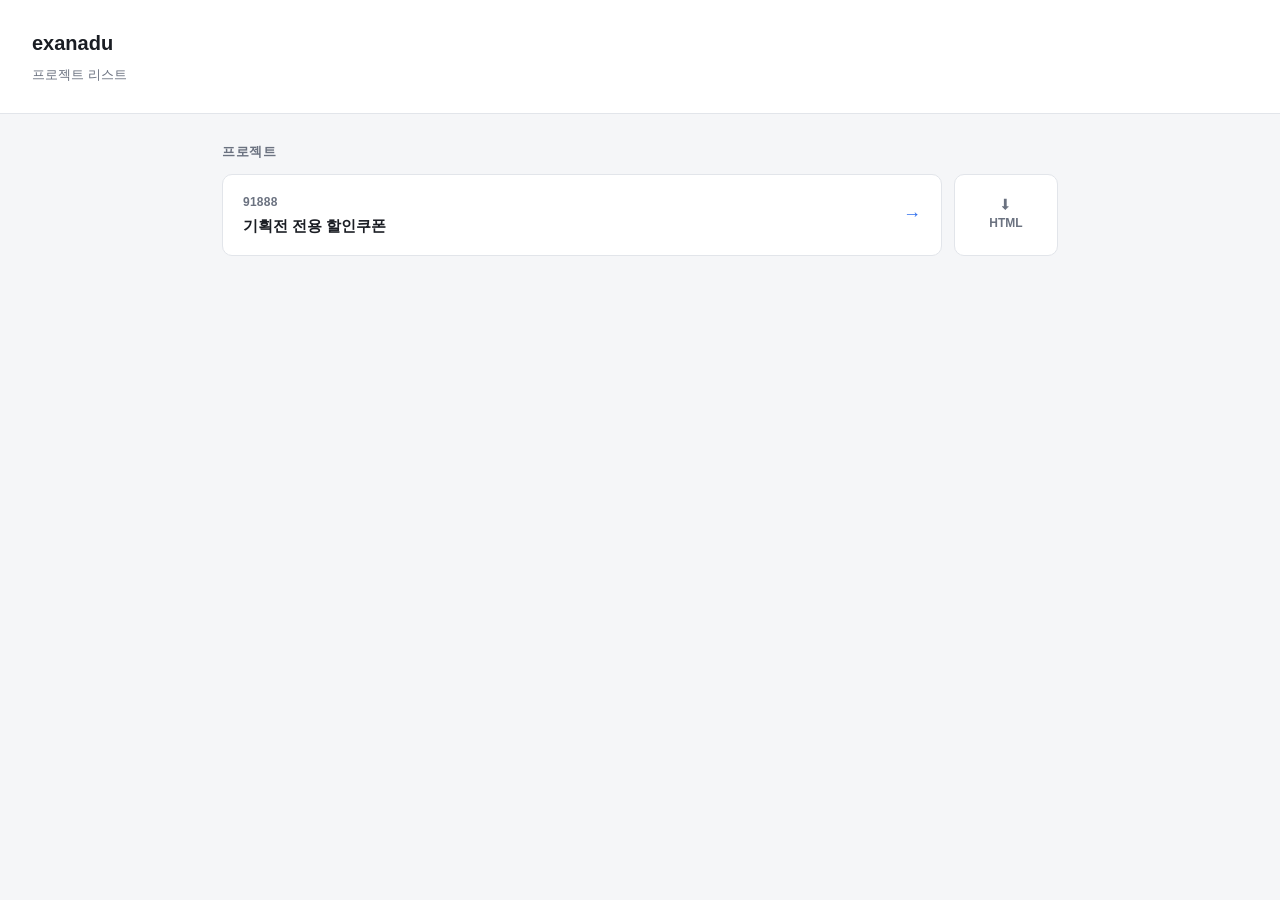
<file: index.html>
<!DOCTYPE html>
<html lang="ko">
<head>
<meta charset="UTF-8">
<meta name="viewport" content="width=device-width, initial-scale=1.0">
<title>exanadu — 이제너두 SB 저장소</title>
<style>
  :root {
    --ink: #1a1d23;
    --sub: #6b7280;
    --line: #e2e5ea;
    --bg: #f5f6f8;
    --card: #ffffff;
    --accent: #2f6fed;
  }
  * { box-sizing: border-box; }
  body {
    margin: 0;
    font-family: -apple-system, "Segoe UI", "Malgun Gothic", sans-serif;
    color: var(--ink);
    background: var(--bg);
    line-height: 1.55;
  }
  header {
    background: var(--card);
    border-bottom: 1px solid var(--line);
    padding: 28px 32px;
  }
  header h1 { margin: 0 0 6px; font-size: 20px; }
  header p { margin: 0; color: var(--sub); font-size: 13px; max-width: 640px; }

  main { max-width: 900px; margin: 0 auto; padding: 28px 32px 60px; }
  main h2 { font-size: 13px; color: var(--sub); text-transform: uppercase; letter-spacing: .04em; margin: 0 0 12px; }

  .project-list { display: flex; flex-direction: column; gap: 12px; }
  .project-row { display: flex; align-items: stretch; gap: 12px; }
  a.project-card {
    flex: 1 1 auto;
    display: flex;
    align-items: center;
    justify-content: space-between;
    gap: 16px;
    background: var(--card);
    border: 1px solid var(--line);
    border-radius: 10px;
    padding: 18px 20px;
    text-decoration: none;
    color: inherit;
    transition: border-color .15s ease, transform .15s ease;
  }
  a.project-card:hover { border-color: var(--accent); transform: translateY(-1px); }
  .project-card .code { font-size: 12px; color: var(--sub); font-weight: 600; letter-spacing: .02em; }
  .project-card .name { font-size: 15px; font-weight: 700; margin-top: 2px; }
  .project-card .arrow { color: var(--accent); font-size: 18px; flex: 0 0 auto; }

  a.download-btn {
    flex: 0 0 auto;
    display: flex;
    flex-direction: column;
    align-items: center;
    justify-content: center;
    gap: 2px;
    width: 104px;
    background: var(--card);
    border: 1px solid var(--line);
    border-radius: 10px;
    text-decoration: none;
    color: var(--sub);
    transition: border-color .15s ease, color .15s ease;
  }
  a.download-btn:hover { border-color: var(--accent); color: var(--accent); }
  .download-btn .icon { font-size: 15px; line-height: 1; }
  .download-btn .label { font-size: 12px; font-weight: 600; }
</style>
</head>
<body>

<header>
  <h1>exanadu</h1>
  <p>프로젝트 리스트</p>
</header>

<main>
  <h2>프로젝트</h2>
  <div class="project-list">
    <div class="project-row">
      <a class="project-card" data-redmine="91888" href="./91888 기획전 쿠폰/index.html">
        <div>
          <div class="code">91888</div>
          <div class="name">기획전 전용 할인쿠폰</div>
        </div>
        <span class="arrow">→</span>
      </a>
      <a class="download-btn"
         href="./91888 기획전 쿠폰/sb-bundle.zip"
         download="91888 기획전 전용 할인쿠폰 SB.zip"
         title="프로젝트 전체(개요 + 모든 화면)를 HTML로 다운로드">
        <span class="icon">⬇</span>
        <span class="label">HTML</span>
      </a>
    </div>
  </div>
</main>

<script>
  // ?redmine=91888 같은 쿼리로 들어오면 해당 프로젝트로 바로 이동한다.
  // 새 프로젝트 카드를 추가할 때 data-redmine 속성만 같이 넣으면 자동으로 동작한다(별도 목록 관리 불필요).
  (function () {
    var redmine = new URLSearchParams(location.search).get('redmine');
    if (!redmine) return;
    var card = document.querySelector('.project-card[data-redmine="' + redmine + '"]');
    if (card) location.replace(card.getAttribute('href'));
  })();
</script>

</body>
</html>
</file>
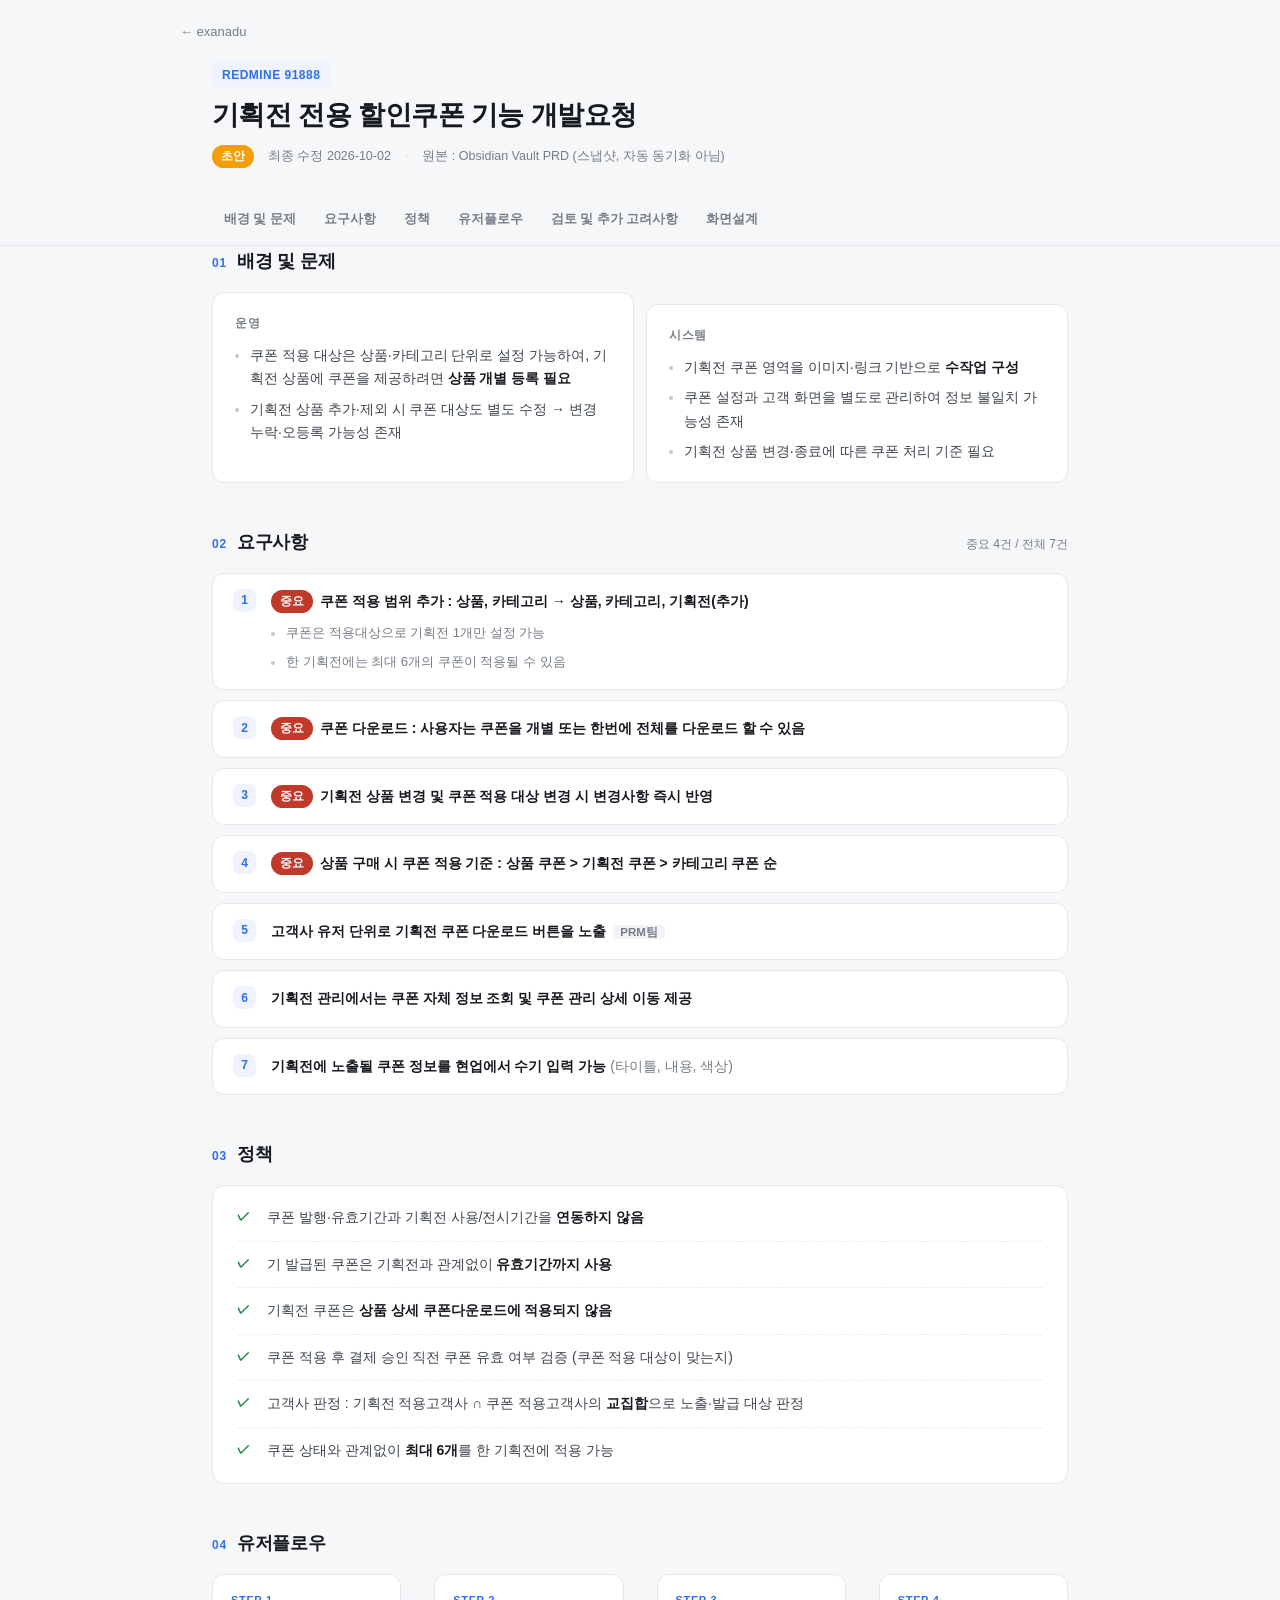
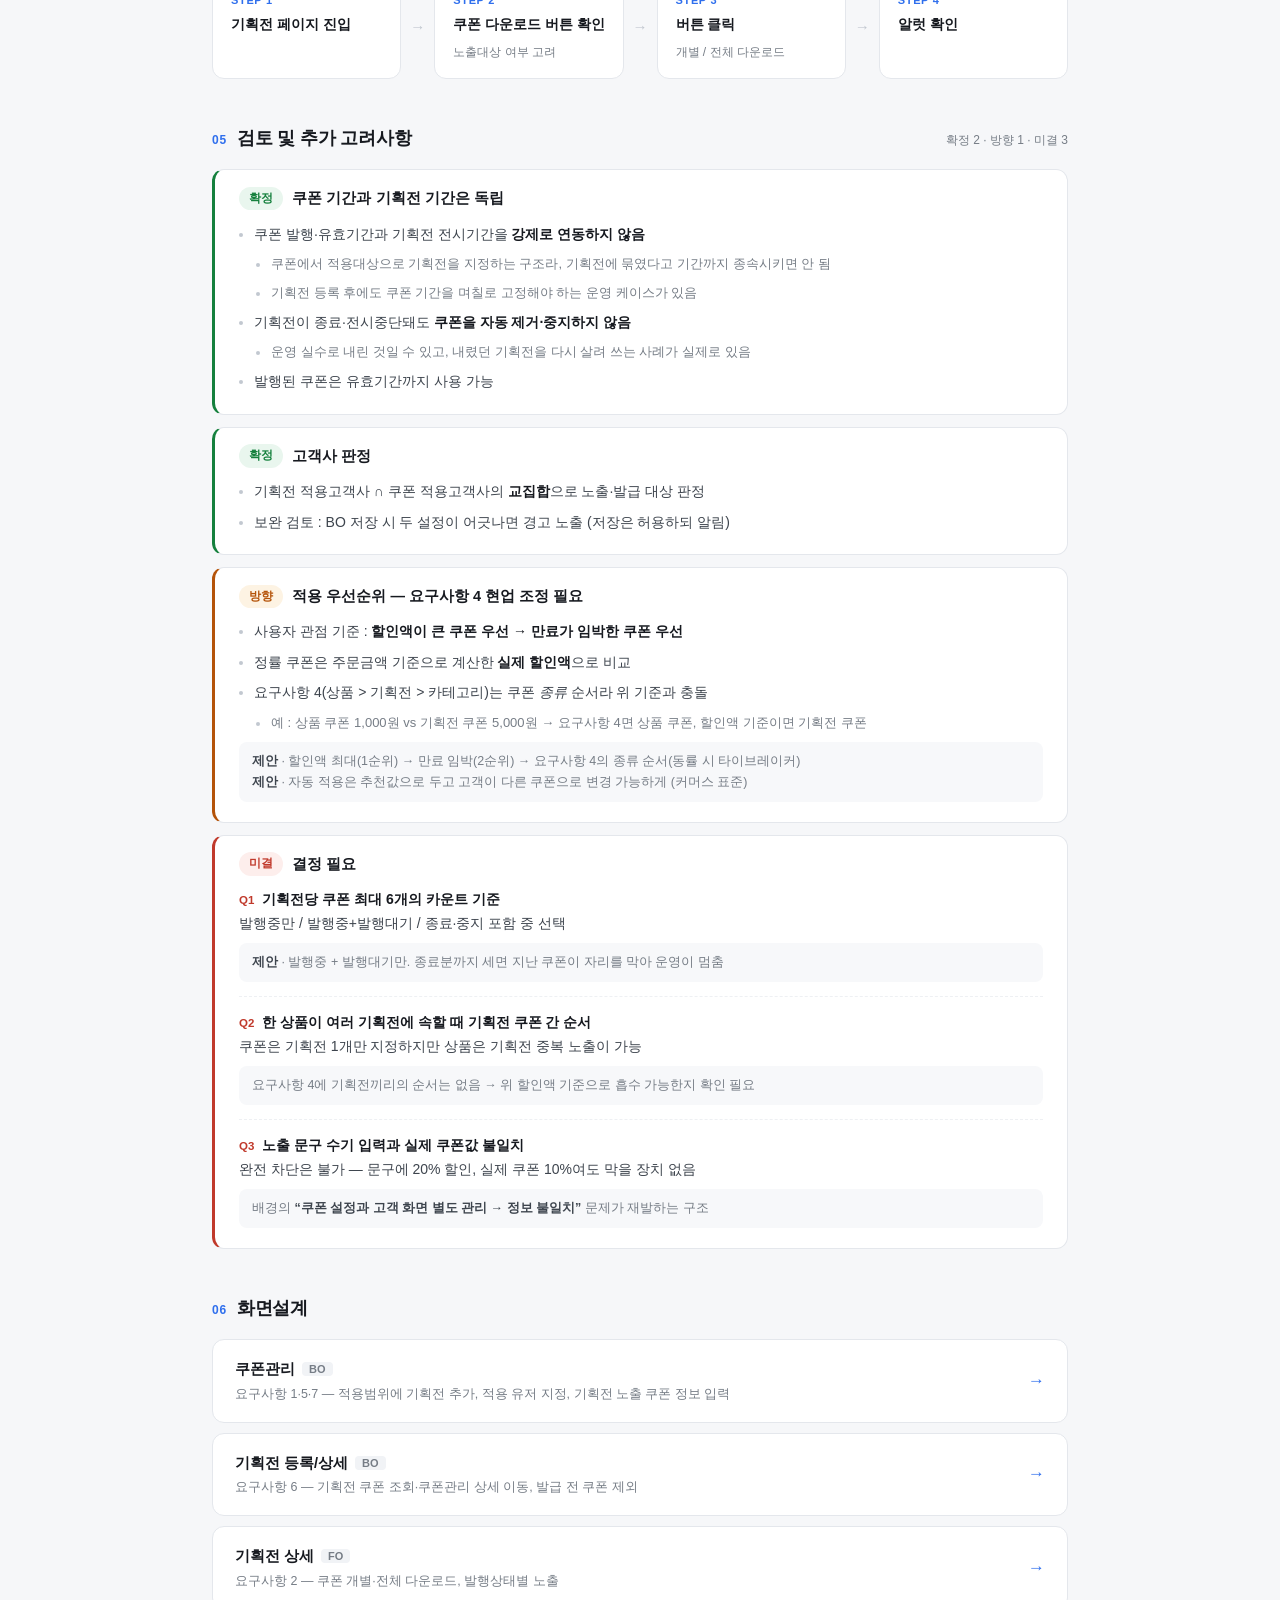
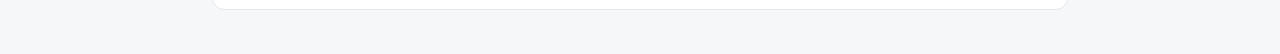
<file: 91888 기획전 쿠폰/index.html>
<!DOCTYPE html>
<html lang="ko">
<head>
<meta charset="UTF-8">
<meta name="viewport" content="width=device-width, initial-scale=1.0">
<title>91888 기획전 전용 할인쿠폰 — PRD</title>
<style>
  :root {
    --ink: #16191f;
    --body: #3d444d;
    --sub: #767d86;
    --line: #e4e7ec;
    --line-soft: #eef0f3;
    --bg: #f6f7f9;
    --card: #ffffff;
    --accent: #2f6fed;
    --accent-soft: #eef3fd;
    --ok: #15803d;
    --ok-bg: #e9f6ee;
    --warn: #b45309;
    --warn-bg: #fdf3e3;
    --open: #c0392b;
    --open-bg: #fdeeec;
  }
  * { box-sizing: border-box; }
  body {
    margin: 0;
    font-family: -apple-system, "Segoe UI", "Malgun Gothic", "Noto Sans KR", sans-serif;
    color: var(--body);
    background: var(--bg);
    line-height: 1.68;
    font-size: 14px;
    -webkit-font-smoothing: antialiased;
  }
  .wrap { max-width: 920px; margin: 0 auto; padding: 0 32px; }
  b, strong { color: var(--ink); font-weight: 700; }

  /* ── 상단 ───────────────────────── */
  .back-bar { padding: 20px 0 0; }
  .back-bar a {
    color: var(--sub); text-decoration: none; font-size: 13px;
    display: inline-flex; align-items: center; gap: 6px;
  }
  .back-bar a:hover { color: var(--accent); }

  header.doc-head { padding: 18px 0 26px; }
  .code-chip {
    display: inline-block; margin-bottom: 10px;
    background: var(--accent-soft); color: var(--accent);
    font-size: 12px; font-weight: 800; letter-spacing: .04em;
    padding: 3px 10px; border-radius: 5px;
  }
  header.doc-head h1 { margin: 0 0 12px; font-size: 27px; line-height: 1.3; color: var(--ink); letter-spacing: -.02em; }
  header.doc-head .meta {
    display: flex; flex-wrap: wrap; align-items: center; gap: 8px 14px;
    color: var(--sub); font-size: 12.5px;
  }
  .badge {
    display: inline-flex; align-items: center;
    padding: 2px 9px; border-radius: 999px;
    font-size: 11.5px; font-weight: 700; color: #fff; background: #f59e0b;
  }
  .badge.important { background: var(--open); }
  .meta .dot { color: #ccd1d7; }

  /* ── 목차 ───────────────────────── */
  nav.toc {
    position: sticky; top: 0; z-index: 10;
    background: rgba(246, 247, 249, .92);
    backdrop-filter: blur(6px);
    border-bottom: 1px solid var(--line);
  }
  nav.toc .wrap { display: flex; gap: 4px; overflow-x: auto; padding-top: 10px; padding-bottom: 10px; }
  nav.toc a {
    flex: 0 0 auto;
    padding: 5px 12px; border-radius: 999px;
    color: var(--sub); text-decoration: none; font-size: 12.5px; font-weight: 600;
    white-space: nowrap;
  }
  nav.toc a:hover { background: #eceff3; color: var(--ink); }

  /* ── 섹션 공통 ───────────────────────── */
  main { padding: 34px 0 90px; }
  section { margin-bottom: 44px; scroll-margin-top: 58px; }
  .sec-head { display: flex; align-items: baseline; gap: 10px; margin: 0 0 16px; }
  .sec-head .no {
    color: var(--accent); font-size: 12px; font-weight: 800;
    letter-spacing: .06em; padding-top: 2px;
  }
  .sec-head h2 { margin: 0; font-size: 18px; color: var(--ink); letter-spacing: -.01em; }
  .sec-head .hint { margin-left: auto; font-size: 12px; color: var(--sub); }

  .card {
    background: var(--card);
    border: 1px solid var(--line);
    border-radius: 12px;
    padding: 20px 24px;
  }
  .card + .card { margin-top: 12px; }

  ul.clean { list-style: none; margin: 0; padding: 0; }
  ul.clean > li { position: relative; padding-left: 15px; margin-bottom: 7px; }
  ul.clean > li::before {
    content: ""; position: absolute; left: 0; top: 10px;
    width: 4px; height: 4px; border-radius: 50%; background: #c2c8d0;
  }
  ul.clean > li:last-child { margin-bottom: 0; }
  ul.clean ul.clean { margin-top: 7px; padding-left: 2px; }
  ul.clean ul.clean > li { font-size: 13px; color: var(--sub); }

  /* ── 배경 및 문제 ───────────────────────── */
  .split { display: grid; grid-template-columns: 1fr 1fr; gap: 12px; }
  .split .card { padding: 18px 22px; }
  .k-label {
    display: inline-block; margin-bottom: 10px;
    font-size: 11.5px; font-weight: 800; letter-spacing: .06em;
    color: var(--sub); text-transform: uppercase;
  }

  /* ── 요구사항 ───────────────────────── */
  .req-list { list-style: none; padding: 0; margin: 0; counter-reset: req; }
  .req-item {
    counter-increment: req;
    position: relative;
    background: var(--card);
    border: 1px solid var(--line);
    border-radius: 12px;
    padding: 16px 22px 16px 58px;
    margin-bottom: 10px;
  }
  .req-item::before {
    content: counter(req);
    position: absolute; left: 20px; top: 15px;
    width: 23px; height: 23px; border-radius: 7px;
    background: var(--accent-soft); color: var(--accent);
    font-size: 12px; font-weight: 800;
    display: flex; align-items: center; justify-content: center;
  }
  .req-item .t { color: var(--ink); font-weight: 600; }
  .req-item .badge { margin-right: 7px; vertical-align: 1px; }
  .req-item .owner {
    margin-left: 7px; font-size: 11.5px; font-weight: 700;
    color: var(--sub); background: #f1f3f6; padding: 1px 7px; border-radius: 4px;
  }
  .req-item ul.clean { margin-top: 9px; }
  .req-item ul.clean > li { font-size: 13px; color: var(--sub); }

  /* ── 정책 ───────────────────────── */
  ul.policy { list-style: none; margin: 0; padding: 0; }
  ul.policy > li {
    position: relative;
    padding: 11px 0 11px 30px;
    border-bottom: 1px dashed var(--line-soft);
  }
  ul.policy > li:last-child { border-bottom: none; padding-bottom: 0; }
  ul.policy > li:first-child { padding-top: 0; }
  ul.policy > li::before {
    content: "✓";
    position: absolute; left: 0; top: 10px;
    color: var(--ok); font-weight: 800; font-size: 13px;
  }
  ul.policy > li:first-child::before { top: -1px; }

  /* ── 유저플로우 ───────────────────────── */
  .flow { display: flex; align-items: stretch; gap: 0; flex-wrap: wrap; }
  .flow .step {
    flex: 1 1 0; min-width: 150px;
    background: var(--card); border: 1px solid var(--line);
    border-radius: 12px; padding: 16px 18px;
    display: flex; flex-direction: column; gap: 5px;
  }
  .flow .step .n { font-size: 11px; font-weight: 800; color: var(--accent); letter-spacing: .06em; }
  .flow .step .d { color: var(--ink); font-weight: 600; font-size: 13.5px; }
  .flow .step .s { font-size: 12px; color: var(--sub); }
  .flow .arrow {
    flex: 0 0 auto; display: flex; align-items: center;
    padding: 0 9px; color: #c2c8d0; font-size: 15px;
  }

  /* ── 검토사항 ───────────────────────── */
  .status {
    display: inline-flex; align-items: center;
    padding: 2px 10px; border-radius: 999px;
    font-size: 11.5px; font-weight: 800; letter-spacing: .02em;
  }
  .status.ok { background: var(--ok-bg); color: var(--ok); }
  .status.dir { background: var(--warn-bg); color: var(--warn); }
  .status.open { background: var(--open-bg); color: var(--open); }

  .review-card { padding-top: 16px; }
  .review-card .rc-head { display: flex; align-items: center; gap: 9px; margin-bottom: 12px; }
  .review-card .rc-head h3 { margin: 0; font-size: 14.5px; color: var(--ink); }
  .review-card.ok { border-left: 3px solid var(--ok); }
  .review-card.dir { border-left: 3px solid var(--warn); }
  .review-card.open { border-left: 3px solid var(--open); }

  .open-list { list-style: none; margin: 0; padding: 0; counter-reset: op; }
  .open-list > li { counter-increment: op; padding: 14px 0; border-bottom: 1px dashed var(--line-soft); }
  .open-list > li:last-child { border-bottom: none; padding-bottom: 0; }
  .open-list > li:first-child { padding-top: 0; }
  .open-list .q { color: var(--ink); font-weight: 700; }
  .open-list .q::before {
    content: "Q" counter(op);
    display: inline-block; margin-right: 8px;
    color: var(--open); font-size: 11.5px; font-weight: 800;
  }
  .suggest {
    margin-top: 8px; padding: 9px 13px;
    background: #f7f8fa; border-radius: 8px;
    font-size: 12.5px; color: var(--sub);
  }
  .suggest b { color: var(--body); }

  /* ── 화면설계 ───────────────────────── */
  .screens-list { display: flex; flex-direction: column; gap: 10px; }
  .screens-link {
    display: flex; align-items: center; justify-content: space-between; gap: 16px;
    background: var(--card); border: 1px solid var(--line); border-radius: 12px;
    padding: 17px 22px; text-decoration: none; color: inherit;
    transition: border-color .14s ease, transform .14s ease;
  }
  .screens-link:hover { border-color: var(--accent); transform: translateY(-1px); }
  .screens-link .name { font-weight: 700; font-size: 14.5px; color: var(--ink); }
  .screens-link .name .tag {
    margin-left: 7px; font-size: 11px; font-weight: 700;
    color: var(--sub); background: #f1f3f6; padding: 1px 7px; border-radius: 4px;
    vertical-align: 1px;
  }
  .screens-link .sub { color: var(--sub); font-size: 12.5px; margin-top: 2px; }
  .screens-link .arrow { color: var(--accent); font-size: 17px; flex: 0 0 auto; }

  @media (max-width: 760px) {
    .wrap { padding: 0 20px; }
    .split { grid-template-columns: 1fr; }
    .flow .arrow { display: none; }
  }
</style>
</head>
<body>

<div class="wrap back-bar sb-no-export"><a href="../index.html">← exanadu</a></div>

<header class="doc-head">
  <div class="wrap">
    <span class="code-chip">REDMINE 91888</span>
    <h1>기획전 전용 할인쿠폰 기능 개발요청</h1>
    <div class="meta">
      <span class="badge">초안</span>
      <span>최종 수정 2026-10-02</span>
      <span class="dot">·</span>
      <span>원본 : Obsidian Vault PRD (스냅샷, 자동 동기화 아님)</span>
    </div>
  </div>
</header>

<nav class="toc">
  <div class="wrap">
    <a href="#bg">배경 및 문제</a>
    <a href="#req">요구사항</a>
    <a href="#policy">정책</a>
    <a href="#flow">유저플로우</a>
    <a href="#review">검토 및 추가 고려사항</a>
    <a href="#screens">화면설계</a>
  </div>
</nav>

<main class="wrap">

  <section id="bg">
    <div class="sec-head"><span class="no">01</span><h2>배경 및 문제</h2></div>
    <div class="split">
      <div class="card">
        <span class="k-label">운영</span>
        <ul class="clean">
          <li>쿠폰 적용 대상은 상품·카테고리 단위로 설정 가능하여, 기획전 상품에 쿠폰을 제공하려면 <b>상품 개별 등록 필요</b></li>
          <li>기획전 상품 추가·제외 시 쿠폰 대상도 별도 수정 → 변경 누락·오등록 가능성 존재</li>
        </ul>
      </div>
      <div class="card">
        <span class="k-label">시스템</span>
        <ul class="clean">
          <li>기획전 쿠폰 영역을 이미지·링크 기반으로 <b>수작업 구성</b></li>
          <li>쿠폰 설정과 고객 화면을 별도로 관리하여 정보 불일치 가능성 존재</li>
          <li>기획전 상품 변경·종료에 따른 쿠폰 처리 기준 필요</li>
        </ul>
      </div>
    </div>
  </section>

  <section id="req">
    <div class="sec-head">
      <span class="no">02</span><h2>요구사항</h2>
      <span class="hint">중요 4건 / 전체 7건</span>
    </div>
    <ol class="req-list">
      <li class="req-item">
        <div class="t"><span class="badge important">중요</span>쿠폰 적용 범위 추가 : 상품, 카테고리 → 상품, 카테고리, <b>기획전</b>(추가)</div>
        <ul class="clean">
          <li>쿠폰은 적용대상으로 기획전 1개만 설정 가능</li>
          <li>한 기획전에는 최대 6개의 쿠폰이 적용될 수 있음</li>
        </ul>
      </li>
      <li class="req-item">
        <div class="t"><span class="badge important">중요</span>쿠폰 다운로드 : 사용자는 쿠폰을 <b>개별 또는 한번에 전체</b>를 다운로드 할 수 있음</div>
      </li>
      <li class="req-item">
        <div class="t"><span class="badge important">중요</span>기획전 상품 변경 및 쿠폰 적용 대상 변경 시 변경사항 <b>즉시 반영</b></div>
      </li>
      <li class="req-item">
        <div class="t"><span class="badge important">중요</span>상품 구매 시 쿠폰 적용 기준 : 상품 쿠폰 &gt; 기획전 쿠폰 &gt; 카테고리 쿠폰 순</div>
      </li>
      <li class="req-item">
        <div class="t">고객사 유저 단위로 기획전 쿠폰 다운로드 버튼을 노출<span class="owner">PRM팀</span></div>
      </li>
      <li class="req-item">
        <div class="t">기획전 관리에서는 쿠폰 자체 정보 조회 및 쿠폰 관리 상세 이동 제공</div>
      </li>
      <li class="req-item">
        <div class="t">기획전에 노출될 쿠폰 정보를 현업에서 수기 입력 가능 <span style="color:var(--sub);font-weight:400">(타이틀, 내용, 색상)</span></div>
      </li>
    </ol>
  </section>

  <section id="policy">
    <div class="sec-head"><span class="no">03</span><h2>정책</h2></div>
    <div class="card">
      <ul class="policy">
        <li>쿠폰 발행·유효기간과 기획전 사용/전시기간을 <b>연동하지 않음</b></li>
        <li>기 발급된 쿠폰은 기획전과 관계없이 <b>유효기간까지 사용</b></li>
        <li>기획전 쿠폰은 <b>상품 상세 쿠폰다운로드에 적용되지 않음</b></li>
        <li>쿠폰 적용 후 결제 승인 직전 쿠폰 유효 여부 검증 (쿠폰 적용 대상이 맞는지)</li>
        <li>고객사 판정 : 기획전 적용고객사 ∩ 쿠폰 적용고객사의 <b>교집합</b>으로 노출·발급 대상 판정</li>
        <li>쿠폰 상태와 관계없이 <b>최대 6개</b>를 한 기획전에 적용 가능</li>
      </ul>
    </div>
  </section>

  <section id="flow">
    <div class="sec-head"><span class="no">04</span><h2>유저플로우</h2></div>
    <div class="flow">
      <div class="step"><span class="n">STEP 1</span><span class="d">기획전 페이지 진입</span></div>
      <div class="arrow">→</div>
      <div class="step"><span class="n">STEP 2</span><span class="d">쿠폰 다운로드 버튼 확인</span><span class="s">노출대상 여부 고려</span></div>
      <div class="arrow">→</div>
      <div class="step"><span class="n">STEP 3</span><span class="d">버튼 클릭</span><span class="s">개별 / 전체 다운로드</span></div>
      <div class="arrow">→</div>
      <div class="step"><span class="n">STEP 4</span><span class="d">알럿 확인</span></div>
    </div>
  </section>

  <section id="review">
    <div class="sec-head">
      <span class="no">05</span><h2>검토 및 추가 고려사항</h2>
      <span class="hint">확정 2 · 방향 1 · 미결 3</span>
    </div>

    <div class="card review-card ok">
      <div class="rc-head"><span class="status ok">확정</span><h3>쿠폰 기간과 기획전 기간은 독립</h3></div>
      <ul class="clean">
        <li>쿠폰 발행·유효기간과 기획전 전시기간을 <b>강제로 연동하지 않음</b>
          <ul class="clean">
            <li>쿠폰에서 적용대상으로 기획전을 지정하는 구조라, 기획전에 묶였다고 기간까지 종속시키면 안 됨</li>
            <li>기획전 등록 후에도 쿠폰 기간을 며칠로 고정해야 하는 운영 케이스가 있음</li>
          </ul>
        </li>
        <li>기획전이 종료·전시중단돼도 <b>쿠폰을 자동 제거·중지하지 않음</b>
          <ul class="clean">
            <li>운영 실수로 내린 것일 수 있고, 내렸던 기획전을 다시 살려 쓰는 사례가 실제로 있음</li>
          </ul>
        </li>
        <li>발행된 쿠폰은 유효기간까지 사용 가능</li>
      </ul>
    </div>

    <div class="card review-card ok">
      <div class="rc-head"><span class="status ok">확정</span><h3>고객사 판정</h3></div>
      <ul class="clean">
        <li>기획전 적용고객사 ∩ 쿠폰 적용고객사의 <b>교집합</b>으로 노출·발급 대상 판정</li>
        <li>보완 검토 : BO 저장 시 두 설정이 어긋나면 경고 노출 (저장은 허용하되 알림)</li>
      </ul>
    </div>

    <div class="card review-card dir">
      <div class="rc-head"><span class="status dir">방향</span><h3>적용 우선순위 — 요구사항 4 현업 조정 필요</h3></div>
      <ul class="clean">
        <li>사용자 관점 기준 : <b>할인액이 큰 쿠폰 우선 → 만료가 임박한 쿠폰 우선</b></li>
        <li>정률 쿠폰은 주문금액 기준으로 계산한 <b>실제 할인액</b>으로 비교</li>
        <li>요구사항 4(상품 &gt; 기획전 &gt; 카테고리)는 쿠폰 <i>종류</i> 순서라 위 기준과 충돌
          <ul class="clean">
            <li>예 : 상품 쿠폰 1,000원 vs 기획전 쿠폰 5,000원 → 요구사항 4면 상품 쿠폰, 할인액 기준이면 기획전 쿠폰</li>
          </ul>
        </li>
      </ul>
      <div class="suggest">
        <b>제안</b> · 할인액 최대(1순위) → 만료 임박(2순위) → 요구사항 4의 종류 순서(동률 시 타이브레이커)<br>
        <b>제안</b> · 자동 적용은 추천값으로 두고 고객이 다른 쿠폰으로 변경 가능하게 (커머스 표준)
      </div>
    </div>

    <div class="card review-card open">
      <div class="rc-head"><span class="status open">미결</span><h3>결정 필요</h3></div>
      <ol class="open-list">
        <li>
          <div class="q">기획전당 쿠폰 최대 6개의 카운트 기준</div>
          <div>발행중만 / 발행중+발행대기 / 종료·중지 포함 중 선택</div>
          <div class="suggest"><b>제안</b> · 발행중 + 발행대기만. 종료분까지 세면 지난 쿠폰이 자리를 막아 운영이 멈춤</div>
        </li>
        <li>
          <div class="q">한 상품이 여러 기획전에 속할 때 기획전 쿠폰 간 순서</div>
          <div>쿠폰은 기획전 1개만 지정하지만 상품은 기획전 중복 노출이 가능</div>
          <div class="suggest">요구사항 4에 기획전끼리의 순서는 없음 → 위 할인액 기준으로 흡수 가능한지 확인 필요</div>
        </li>
        <li>
          <div class="q">노출 문구 수기 입력과 실제 쿠폰값 불일치</div>
          <div>완전 차단은 불가 — 문구에 20% 할인, 실제 쿠폰 10%여도 막을 장치 없음</div>
          <div class="suggest">배경의 <b>“쿠폰 설정과 고객 화면 별도 관리 → 정보 불일치”</b> 문제가 재발하는 구조</div>
        </li>
      </ol>
    </div>
  </section>

  <section id="screens">
    <div class="sec-head"><span class="no">06</span><h2>화면설계</h2></div>
    <div class="screens-list">
      <a class="screens-link" href="screens/쿠폰관리.html">
        <div>
          <div class="name">쿠폰관리<span class="tag">BO</span></div>
          <div class="sub">요구사항 1·5·7 — 적용범위에 기획전 추가, 적용 유저 지정, 기획전 노출 쿠폰 정보 입력</div>
        </div>
        <span class="arrow">→</span>
      </a>
      <a class="screens-link" href="screens/기획전관리.html">
        <div>
          <div class="name">기획전 등록/상세<span class="tag">BO</span></div>
          <div class="sub">요구사항 6 — 기획전 쿠폰 조회·쿠폰관리 상세 이동, 발급 전 쿠폰 제외</div>
        </div>
        <span class="arrow">→</span>
      </a>
      <a class="screens-link" href="screens/기획전상세_FO.html">
        <div>
          <div class="name">기획전 상세<span class="tag">FO</span></div>
          <div class="sub">요구사항 2 — 쿠폰 개별·전체 다운로드, 발행상태별 노출</div>
        </div>
        <span class="arrow">→</span>
      </a>
    </div>
  </section>

</main>

</body>
</html>
</file>
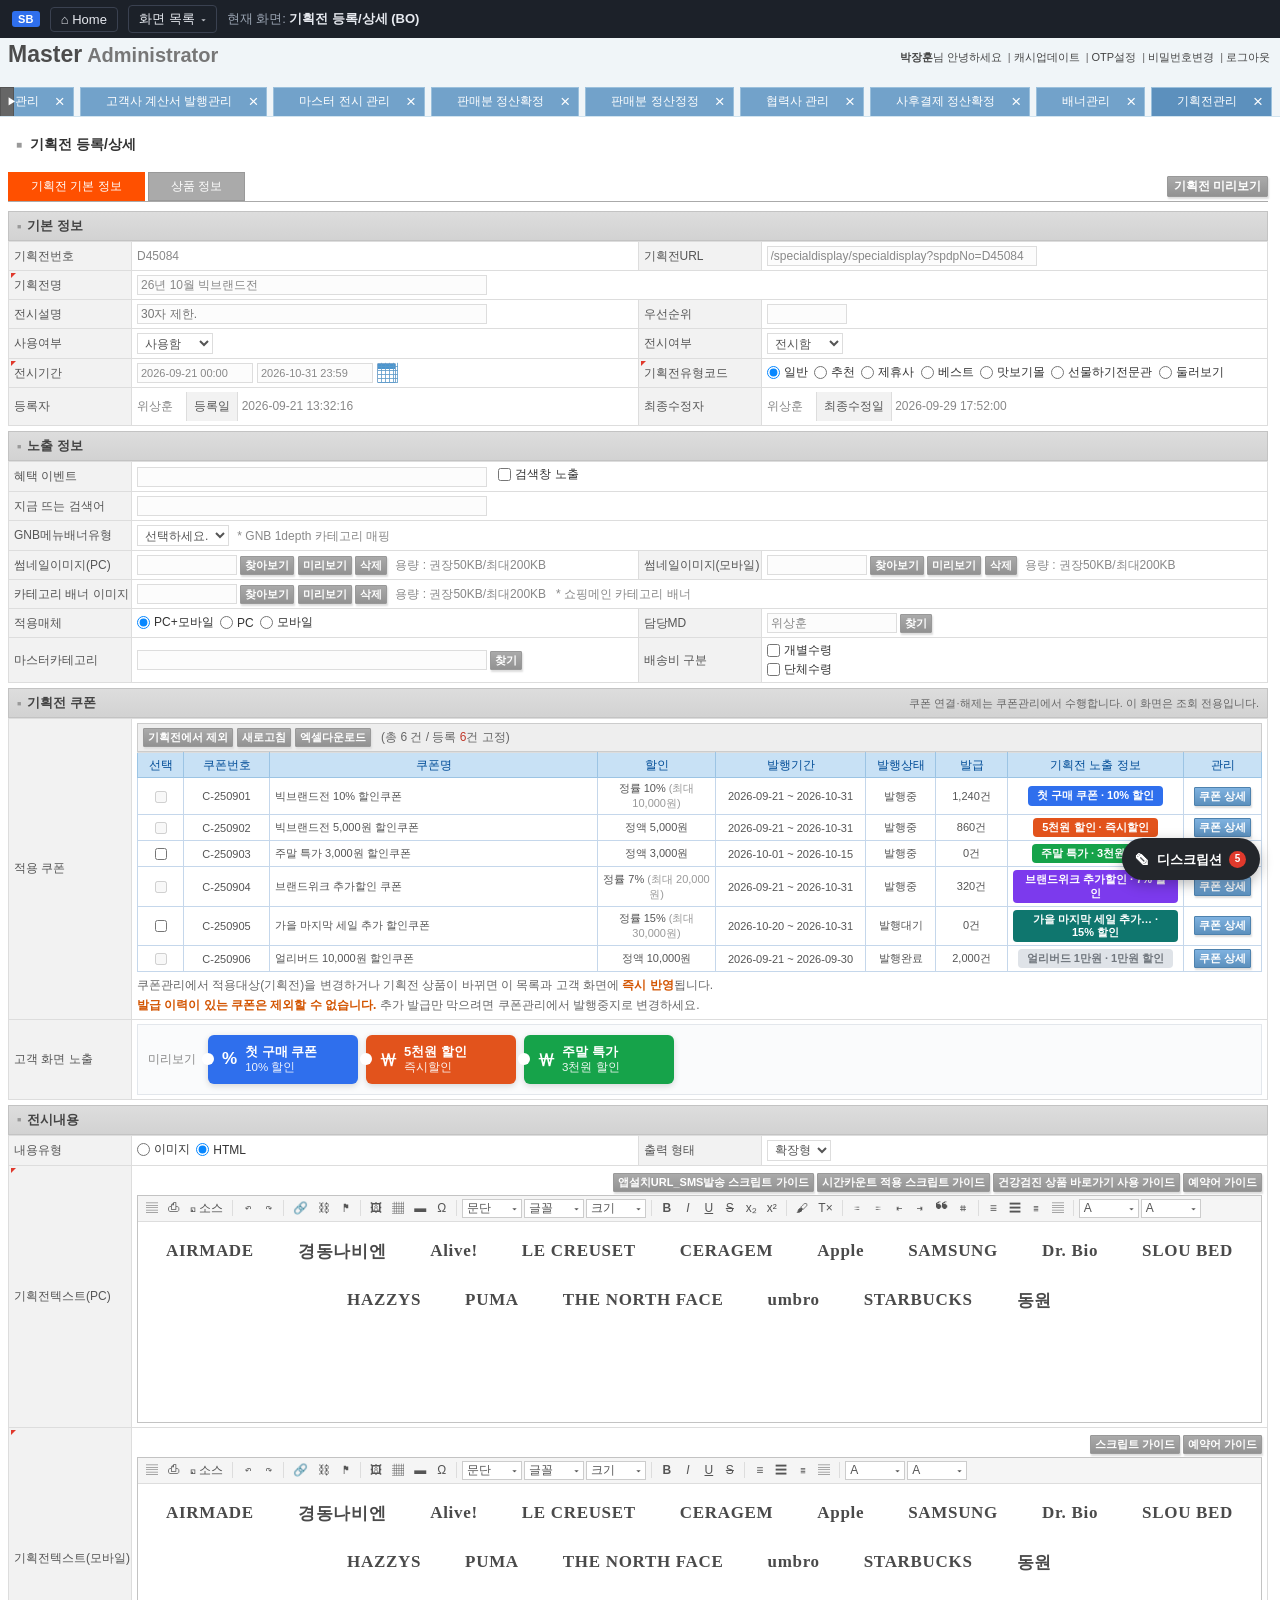
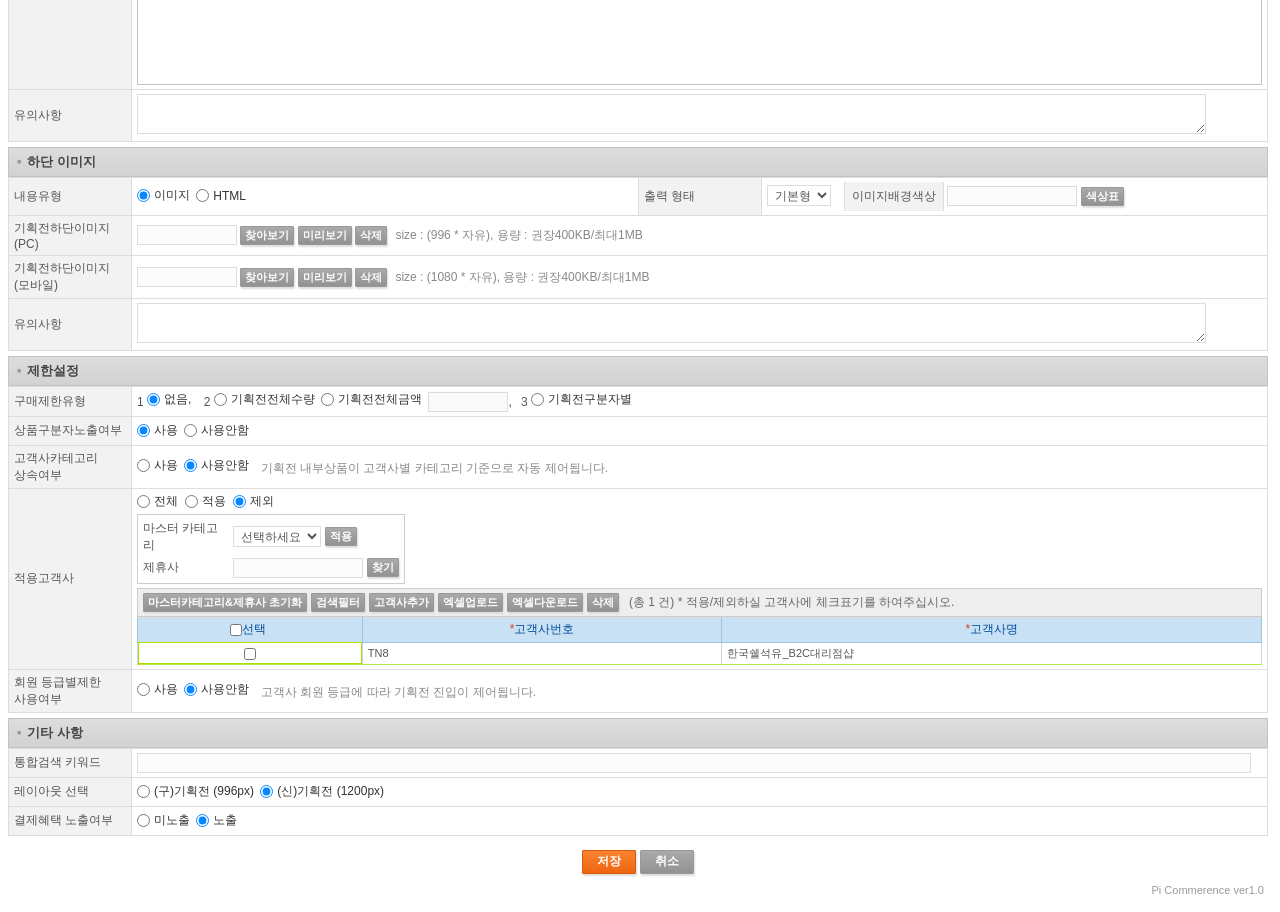
<file: 91888 기획전 쿠폰/screens/기획전관리.html>
<!DOCTYPE html>
<html lang="ko">
<head>
<meta charset="UTF-8">
<meta name="viewport" content="width=device-width, initial-scale=1.0">
<title>기획전 등록/상세 — Master Administrator</title>
<link rel="stylesheet" href="../../_shared/sb-annotate/sb-annotate.css">
<link rel="stylesheet" href="../../_shared/sb-gnb/sb-gnb.css">
<style>
  :root {
    --border: #ddd;
    --label-bg: #f2f2f2;
    --label-text: #555;
    --required-mark: #e0392c;
    --grid-head-bg: #c8e1f5;
    --ink: #888;
    --sub: #888;
  }
  * { box-sizing: border-box; }
  html, body {
    margin: 0;
    min-width: 1280px;
    background: #fff;
    color: #333;
    font-family: Dotum, "돋움", Arial, sans-serif;
    font-size: 12px;
  }
  input, select, textarea, button { font-family: inherit; font-size: 12px; }

  /* ── 상단 헤더 ───────────────────────── */
  header.top-bar {
    height: 49px;
    padding: 3px 10px 0 8px;
    background: #f0f5f8;
    display: flex;
    align-items: flex-start;
    justify-content: space-between;
  }
  header.top-bar .brand { font: 700 23px Arial, sans-serif; white-space: nowrap; }
  header.top-bar .brand b { color: #4c4c4c; }
  header.top-bar .brand span { font-size: 20px; font-weight: 700; color: #777; margin-left: 5px; }
  header.top-bar nav.user-nav { font-size: 11px; color: #444; padding-top: 9px; }
  header.top-bar nav.user-nav a, header.top-bar nav.user-nav b { color: #444; text-decoration: none; }
  header.top-bar nav.user-nav a:hover { text-decoration: underline; }
  header.top-bar nav.user-nav .sep { margin: 0 3px; color: #666; }

  /* ── MDI 탭바 ───────────────────────── */
  .tab-bar {
    height: 30px;
    padding: 0 8px 0 20px;
    display: flex;
    align-items: center;
    justify-content: flex-end;
    gap: 6px;
    background: #f0f5f8;
    border-bottom: 1px solid #d2e4ef;
    overflow: hidden;
    position: relative;
  }
  .tab-bar .collapse-btn {
    position: absolute; left: 0; top: 0;
    width: 14px; height: 30px;
    background: #666; border: 1px solid #555;
    color: #fff; font-size: 10px; cursor: pointer;
  }
  .tab-bar .mdi-tab {
    display: inline-flex; align-items: center;
    height: 30px; gap: 16px; padding: 0 8px 0 25px;
    background: #72a2ca; border: 1px solid #9bc0dc;
    color: #fff; white-space: nowrap; flex: 0 0 auto;
  }
  .tab-bar .mdi-tab.current { background: #5c90bd; }
  .tab-bar .mdi-tab .x { color: #fff; font-size: 17px; cursor: pointer; }
  .tab-bar .mdi-tab.closed { display: none; }

  /* ── 본문 ───────────────────────── */
  main { padding: 0 12px 16px 8px; }
  .page-title {
    height: 55px;
    display: flex; align-items: center; gap: 8px;
    padding: 0 8px;
    color: #333; font-size: 14px; font-weight: 700;
  }
  .page-title .bullet { color: #999; font-size: 10px; }

  .tab-row { display: flex; align-items: flex-end; justify-content: space-between; border-bottom: 1px solid #aaa; }
  .sub-tabs { display: flex; height: 29px; gap: 3px; }
  .sub-tabs button {
    height: 29px; padding: 0 22px;
    background: #aaa; border: 1px solid #999;
    color: #fff; cursor: pointer;
  }
  .sub-tabs button.active { background: #ff5000; border-color: #ff5000; }
  .tab-row .preview-btn { margin-bottom: 4px; }

  .panel { padding: 9px 0 0; }
  .panel[hidden] { display: none; }

  .section-title {
    height: 30px;
    display: flex; align-items: center; gap: 6px;
    padding: 0 8px;
    margin-top: 5px;
    border: 1px solid #c3c3c3;
    background: linear-gradient(#ddd, #d2d2d2);
    font-size: 13px; font-weight: 700; color: #444;
  }
  .section-title:first-of-type { margin-top: 0; }
  .section-title .bullet { color: #999; font-size: 7px; }
  .section-title .title-note { margin-left: auto; font-size: 11px; font-weight: 400; color: #666; }

  /* ── 폼 그리드 ───────────────────────── */
  table.form-grid { width: 100%; border-collapse: collapse; table-layout: fixed; }
  table.form-grid col.lbl { width: 123px; }
  table.form-grid col.val { width: auto; }
  table.form-grid th, table.form-grid td {
    height: 29px;
    padding: 4px 5px;
    border: 1px solid var(--border);
    border-top: none;
    vertical-align: middle;
    text-align: left;
  }
  table.form-grid tr:first-child th,
  table.form-grid tr:first-child td { border-top: 1px solid var(--border); }

  th.field-label {
    background: var(--label-bg);
    color: var(--label-text);
    font-weight: 400;
    white-space: nowrap;
    position: relative;
  }
  th.field-label::before {
    content: "";
    position: absolute; top: 2px; left: 2px;
    width: 0; height: 0;
    border-top: 5px solid var(--required-mark);
    border-right: 5px solid transparent;
  }
  th.field-label.optional::before { display: none; }

  td.field-value { background: #fff; }
  td.field-value .field-line { display: flex; align-items: center; gap: 4px; }
  td.field-value .field-line + .field-line { margin-top: 2px; }
  td.field-value .plain-text { color: #888; }
  td.field-value .note { color: #888; margin-left: 5px; }
  td.field-value .note.guide { color: #1c7cd6; }

  /* 셀 안에 들어가는 보조 라벨 — 한 줄에 라벨/값 쌍이 둘 이상인 행 재현용 */
  .sub-label {
    display: inline-flex; align-items: center;
    height: 29px; padding: 0 7px;
    margin: 0 0 0 10px;
    background: var(--label-bg);
    border-left: 1px solid var(--border);
    border-right: 1px solid var(--border);
    color: var(--label-text);
  }

  input[type="text"], textarea, select {
    border: 1px solid var(--border);
    background: #fcfcfc;
    color: #888;
    height: 20px;
    padding: 1px 3px;
  }
  select { height: 21px; background: #fff; color: #555; }
  textarea { height: 40px; width: 95%; background: #fff; resize: vertical; }
  input[type="text"]:disabled, select:disabled { background: #fafafa; color: #bbb; }
  input.w-short { width: 80px; }
  input.w-date { width: 116px; font-size: 11px; }
  input.w-mid { width: 130px; }
  input.w-url { width: 270px; }
  input.w-wide { width: 350px; max-width: 100%; }
  input.w-full { width: 99%; }
  input.w-file { width: 100px; }

  input[type="radio"], input[type="checkbox"] {
    width: 13px; height: 13px; margin: 0 4px 0 0;
    vertical-align: middle; accent-color: #0787ff;
  }
  label.radio, label.check {
    display: inline-flex; align-items: center;
    margin-right: 3px; white-space: nowrap; cursor: pointer;
  }

  button.btn {
    height: 21px; padding: 1px 6px;
    background: linear-gradient(#aaa, #929292);
    border: 1px solid #999;
    border-radius: 1px;
    color: #fff; font-weight: 700;
    box-shadow: 1px 2px 2px #ddd;
    cursor: pointer;
  }
  button.btn:hover { background: linear-gradient(#b4b4b4, #9c9c9c); }
  button.btn.tiny { height: 19px; padding: 0 4px; font-size: 11px; }
  button.btn.cal {
    width: 19px; height: 20px; padding: 0;
    background: linear-gradient(#4b95cf 0 5px, #fff 5px);
    color: #5c9bca; border: 1px solid #80a9ce;
    box-shadow: none; font: 20px/18px Arial;
  }
  button.btn.link {
    background: linear-gradient(#7fb2e0, #5c90bd);
    border-color: #4e82ae;
  }

  /* ── 에디터(WYSIWYG) 목업 ───────────────────────── */
  .editor-guides { display: flex; justify-content: flex-end; gap: 3px; padding: 3px 0; }
  .editor { border: 1px solid #c3c3c3; background: #fff; }
  .editor-toolbar {
    display: flex; flex-wrap: wrap; align-items: center; gap: 2px;
    padding: 3px 4px;
    background: #f5f5f5;
    border-bottom: 1px solid #ddd;
    color: #555;
  }
  .editor-toolbar .tb {
    display: inline-flex; align-items: center; justify-content: center;
    min-width: 19px; height: 19px; padding: 0 3px;
    border: 1px solid transparent;
    cursor: default;
  }
  .editor-toolbar .tb:hover { border-color: #c9d6e2; background: #e8f0f8; }
  .editor-toolbar .tb.sel {
    min-width: 60px; justify-content: space-between;
    border-color: #ccc; background: #fff; padding: 0 4px;
  }
  .editor-toolbar .divider { width: 1px; height: 16px; background: #ddd; margin: 0 3px; }
  .editor-body {
    height: 200px;
    overflow: auto;
    padding: 18px 12px;
    color: #333;
  }
  .brand-wall {
    display: flex; flex-wrap: wrap; align-items: center; justify-content: center;
    gap: 26px 44px;
    min-width: 900px;
  }
  .brand-wall span {
    font: 700 17px "Times New Roman", serif;
    letter-spacing: .04em;
    color: #4a4a4a;
    white-space: nowrap;
  }

  /* ── 데이터 그리드 ───────────────────────── */
  .grid-toolbar {
    display: flex; align-items: center; gap: 4px;
    height: 29px; padding: 3px 5px;
    background: #eee; border: 1px solid #ccc;
  }
  .grid-toolbar .count { margin-left: 6px; color: #666; }
  .grid-toolbar .count em { font-style: normal; color: #c0392b; }
  table.data-grid { width: 100%; border-collapse: collapse; table-layout: fixed; }
  table.data-grid th {
    height: 25px; padding: 3px;
    background: var(--grid-head-bg);
    border: 1px solid #9cc4e4; border-top: none;
    color: #004c97; font-weight: 400; text-align: center;
  }
  table.data-grid th .req { color: #e0392c; }
  table.data-grid td {
    height: 22px; padding: 3px 5px;
    border: 1px solid #c5d7eb;
    font-size: 11px; color: #555; text-align: center;
  }
  table.data-grid td.left { text-align: left; }
  table.data-grid tr.focused td { border-top: 1px solid #b7e64b; border-bottom: 1px solid #b7e64b; }
  table.data-grid tr.focused td:first-child { background: #fff; outline: 1px solid #ace000; outline-offset: -1px; }
  table.data-grid .empty-row td { height: 60px; color: #999; }
  table.data-grid input[type="checkbox"] { width: 12px; height: 12px; margin: 0; }

  .company-box { border: 1px solid #ccc; padding: 5px; margin-bottom: 4px; display: inline-block; }
  .company-box .row { display: flex; align-items: center; gap: 4px; }
  .company-box .row + .row { margin-top: 4px; }
  .company-box .row .k { width: 86px; color: #555; }

  /* ── 하단 액션 ───────────────────────── */
  .form-actions { display: flex; justify-content: center; gap: 4px; padding: 14px 0 0; }
  .form-actions button {
    height: 24px; padding: 2px 14px;
    border: 1px solid #999; border-radius: 1px;
    background: linear-gradient(#aaa, #929292);
    color: #fff; font-weight: 700;
    box-shadow: 1px 2px 2px #ddd;
    cursor: pointer;
  }
  .form-actions button.primary {
    background: linear-gradient(#f8832f, #ef6511);
    border-color: #d85a0b;
  }
  .app-footer { text-align: right; color: #999; font-size: 11px; padding: 10px 4px 0; }

  .placeholder-panel { padding: 60px 20px; text-align: center; color: #999; }

  /* ── 토스트 ───────────────────────── */
  .toast {
    position: fixed; left: 50%; bottom: 40px;
    transform: translateX(-50%) translateY(20px);
    background: #23262b; color: #fff;
    padding: 10px 20px; border-radius: 4px; font-size: 13px;
    opacity: 0; pointer-events: none;
    transition: opacity .18s ease, transform .18s ease;
    z-index: 200;
  }
  .toast.show { opacity: 1; transform: translateX(-50%) translateY(0); }

  /* ── 기획전 쿠폰(91888 TO-BE) ───────────────────────── */
  .coupon-note { color: #666; margin: 4px 0 0; line-height: 1.6; }
  .coupon-note b { color: #d35400; }
  table.data-grid td .fo-chip {
    display: inline-flex; align-items: center; gap: 5px;
    padding: 3px 9px; border-radius: 4px;
    font-size: 11px; font-weight: 700; line-height: 1.2;
  }
  .fo-preview {
    display: flex; align-items: center; flex-wrap: wrap; gap: 8px;
    padding: 10px;
    background: #fafbfc; border: 1px solid #e3e7ec;
  }
  .fo-preview .fo-label { color: #888; margin-right: 4px; }
  .coupon-card {
    display: inline-flex; align-items: center; gap: 8px;
    min-width: 150px; padding: 8px 14px; border-radius: 6px;
    font-family: "Malgun Gothic", sans-serif;
    box-shadow: 0 2px 6px rgba(0,0,0,.15);
    position: relative;
  }
  .coupon-card::before {
    content: ""; position: absolute; left: -6px; top: 50%;
    width: 12px; height: 12px; background: #fff; border-radius: 50%;
    transform: translateY(-50%);
  }
  .coupon-card .badge { font-size: 17px; font-weight: 800; }
  .coupon-card .text { display: flex; flex-direction: column; line-height: 1.35; }
  .coupon-card .text b { font-size: 13px; }
  .coupon-card .text small { font-size: 11.5px; opacity: .92; }
</style>
</head>
<body>

<header class="top-bar">
  <div class="brand"><b>Master</b><span>Administrator</span></div>
  <nav class="user-nav">
    <b>박장훈</b>님 안녕하세요
    <span class="sep">|</span><a href="#">캐시업데이트</a>
    <span class="sep">|</span><a href="#">OTP설정</a>
    <span class="sep">|</span><a href="#">비밀번호변경</a>
    <span class="sep">|</span><a href="#">로그아웃</a>
  </nav>
</header>

<div class="tab-bar" id="mdiTabBar">
  <button class="collapse-btn" id="collapseBtn" type="button">▶</button>
  <div class="mdi-tab"><span>고객사 관리</span><span class="x">×</span></div>
  <div class="mdi-tab"><span>고객사 계산서 발행관리</span><span class="x">×</span></div>
  <div class="mdi-tab"><span>마스터 전시 관리</span><span class="x">×</span></div>
  <div class="mdi-tab"><span>판매분 정산확정</span><span class="x">×</span></div>
  <div class="mdi-tab"><span>판매분 정산정정</span><span class="x">×</span></div>
  <div class="mdi-tab"><span>협력사 관리</span><span class="x">×</span></div>
  <div class="mdi-tab"><span>사후결제 정산확정</span><span class="x">×</span></div>
  <div class="mdi-tab"><span>배너관리</span><span class="x">×</span></div>
  <div class="mdi-tab current"><span>기획전관리</span><span class="x">×</span></div>
</div>

<main>
  <div class="page-title"><span class="bullet">■</span> 기획전 등록/상세</div>

  <div class="tab-row">
    <div class="sub-tabs">
      <button type="button" class="active" data-panel="panel-basic">기획전 기본 정보</button>
      <button type="button" data-panel="panel-product">상품 정보</button>
    </div>
    <button type="button" class="btn preview-btn" id="previewBtn">기획전 미리보기</button>
  </div>

  <!-- ───────── 기획전 기본 정보 ───────── -->
  <div class="panel" id="panel-basic">
    <form id="eventForm">

      <div class="section-title"><span class="bullet">■</span> 기본 정보</div>
      <table class="form-grid">
        <colgroup><col class="lbl"><col class="val"><col class="lbl"><col class="val"></colgroup>
        <tbody>
          <tr>
            <th class="field-label optional">기획전번호</th>
            <td class="field-value"><span class="plain-text">D45084</span></td>
            <th class="field-label optional">기획전URL</th>
            <td class="field-value"><input type="text" class="w-url" value="/specialdisplay/specialdisplay?spdpNo=D45084"></td>
          </tr>
          <tr>
            <th class="field-label">기획전명</th>
            <td class="field-value" colspan="3"><input type="text" class="w-wide" id="eventName" value="26년 10월 빅브랜드전"></td>
          </tr>
          <tr>
            <th class="field-label optional">전시설명</th>
            <td class="field-value"><input type="text" class="w-wide" placeholder="30자 제한."></td>
            <th class="field-label optional">우선순위</th>
            <td class="field-value"><input type="text" class="w-short"></td>
          </tr>
          <tr>
            <th class="field-label optional">사용여부</th>
            <td class="field-value">
              <select><option>사용함</option><option>사용안함</option></select>
            </td>
            <th class="field-label optional">전시여부</th>
            <td class="field-value">
              <select><option>전시함</option><option>전시안함</option></select>
            </td>
          </tr>
          <tr>
            <th class="field-label">전시기간</th>
            <td class="field-value">
              <div class="field-line">
                <input type="text" class="w-date" value="2026-09-21 00:00">
                <input type="text" class="w-date" value="2026-10-31 23:59">
                <button type="button" class="btn cal" aria-label="날짜 선택" title="날짜 선택"><span aria-hidden="true">▦</span></button>
              </div>
            </td>
            <th class="field-label">기획전유형코드</th>
            <td class="field-value">
              <label class="radio"><input type="radio" name="eventType" checked>일반</label>
              <label class="radio"><input type="radio" name="eventType">추천</label>
              <label class="radio"><input type="radio" name="eventType">제휴사</label>
              <label class="radio"><input type="radio" name="eventType">베스트</label>
              <label class="radio"><input type="radio" name="eventType">맛보기몰</label>
              <label class="radio"><input type="radio" name="eventType">선물하기전문관</label>
              <label class="radio"><input type="radio" name="eventType">둘러보기</label>
            </td>
          </tr>
          <tr>
            <th class="field-label optional">등록자</th>
            <td class="field-value">
              <span class="plain-text">위상훈</span>
              <span class="sub-label">등록일</span>
              <span class="plain-text">2026-09-21 13:32:16</span>
            </td>
            <th class="field-label optional">최종수정자</th>
            <td class="field-value">
              <span class="plain-text">위상훈</span>
              <span class="sub-label">최종수정일</span>
              <span class="plain-text">2026-09-29 17:52:00</span>
            </td>
          </tr>
        </tbody>
      </table>

      <div class="section-title"><span class="bullet">■</span> 노출 정보</div>
      <table class="form-grid">
        <colgroup><col class="lbl"><col class="val"><col class="lbl"><col class="val"></colgroup>
        <tbody>
          <tr>
            <th class="field-label optional">혜택 이벤트</th>
            <td class="field-value" colspan="3">
              <input type="text" class="w-wide">
              <label class="check" style="margin-left:8px"><input type="checkbox">검색창 노출</label>
            </td>
          </tr>
          <tr>
            <th class="field-label optional">지금 뜨는 검색어</th>
            <td class="field-value" colspan="3"><input type="text" class="w-wide"></td>
          </tr>
          <tr>
            <th class="field-label optional">GNB메뉴배너유형</th>
            <td class="field-value" colspan="3">
              <select><option>선택하세요.</option></select>
              <span class="note">* GNB 1depth 카테고리 매핑</span>
            </td>
          </tr>
          <tr>
            <th class="field-label optional">썸네일이미지(PC)</th>
            <td class="field-value">
              <input type="text" class="w-file">
              <button type="button" class="btn tiny">찾아보기</button>
              <button type="button" class="btn tiny" disabled>미리보기</button>
              <button type="button" class="btn tiny">삭제</button>
              <span class="note">용량 : 권장50KB/최대200KB</span>
            </td>
            <th class="field-label optional">썸네일이미지(모바일)</th>
            <td class="field-value">
              <input type="text" class="w-file">
              <button type="button" class="btn tiny">찾아보기</button>
              <button type="button" class="btn tiny" disabled>미리보기</button>
              <button type="button" class="btn tiny">삭제</button>
              <span class="note">용량 : 권장50KB/최대200KB</span>
            </td>
          </tr>
          <tr>
            <th class="field-label optional">카테고리 배너 이미지</th>
            <td class="field-value" colspan="3">
              <input type="text" class="w-file">
              <button type="button" class="btn tiny">찾아보기</button>
              <button type="button" class="btn tiny" disabled>미리보기</button>
              <button type="button" class="btn tiny">삭제</button>
              <span class="note">용량 : 권장50KB/최대200KB &nbsp; * 쇼핑메인 카테고리 배너</span>
            </td>
          </tr>
          <tr>
            <th class="field-label optional">적용매체</th>
            <td class="field-value">
              <label class="radio"><input type="radio" name="media" checked>PC+모바일</label>
              <label class="radio"><input type="radio" name="media">PC</label>
              <label class="radio"><input type="radio" name="media">모바일</label>
            </td>
            <th class="field-label optional">담당MD</th>
            <td class="field-value">
              <input type="text" class="w-mid" value="위상훈">
              <button type="button" class="btn tiny">찾기</button>
            </td>
          </tr>
          <tr>
            <th class="field-label optional">마스터카테고리</th>
            <td class="field-value">
              <input type="text" class="w-wide">
              <button type="button" class="btn tiny">찾기</button>
            </td>
            <th class="field-label optional">배송비 구분</th>
            <td class="field-value">
              <div class="field-line"><label class="check"><input type="checkbox">개별수령</label></div>
              <div class="field-line"><label class="check"><input type="checkbox">단체수령</label></div>
            </td>
          </tr>
        </tbody>
      </table>

      <!-- ───────── TO-BE: 기획전 쿠폰 (요구사항 6) ───────── -->
      <div class="section-title">
        <span class="bullet">■</span> 기획전 쿠폰
        <span class="title-note" id="couponSectionNote">쿠폰 연결·해제는 쿠폰관리에서 수행합니다. 이 화면은 조회 전용입니다.</span>
      </div>
      <table class="form-grid">
        <colgroup><col class="lbl"><col class="val"></colgroup>
        <tbody>
          <tr>
            <th class="field-label optional">적용 쿠폰</th>
            <td class="field-value">
              <span class="grid-toolbar">
                <button type="button" class="btn tiny" id="delCouponBtn">기획전에서 제외</button>
                <button type="button" class="btn tiny" id="refreshCouponBtn">새로고침</button>
                <button type="button" class="btn tiny" id="excelCouponBtn">엑셀다운로드</button>
                <span class="count" id="couponCount">(총 6 건 / 등록 <em>6</em>건 고정)</span>
              </span>
              <table class="data-grid">
                <colgroup>
                  <col style="width:46px"><col style="width:86px"><col style="width:auto"><col style="width:118px">
                  <col style="width:150px"><col style="width:70px"><col style="width:72px"><col style="width:176px"><col style="width:78px">
                </colgroup>
                <thead>
                  <tr>
                    <th>선택</th>
                    <th>쿠폰번호</th>
                    <th>쿠폰명</th>
                    <th>할인</th>
                    <th>발행기간</th>
                    <th>발행상태</th>
                    <th>발급</th>
                    <th>기획전 노출 정보</th>
                    <th>관리</th>
                  </tr>
                </thead>
                <tbody id="couponGridBody">
                  <tr>
                    <td><input type="checkbox" disabled title="발급 이력이 있어 제외할 수 없습니다"></td>
                    <td>C-250901</td>
                    <td class="left">빅브랜드전 10% 할인쿠폰</td>
                    <td>정률 10% <span style="color:#999">(최대 10,000원)</span></td>
                    <td>2026-09-21 ~ 2026-10-31</td>
                    <td>발행중</td>
                    <td>1,240건</td>
                    <td><span class="fo-chip" style="background:#2f6fed;color:#fff">첫 구매 쿠폰 · 10% 할인</span></td>
                    <td><button type="button" class="btn tiny link coupon-detail-btn" data-no="C-250901">쿠폰 상세</button></td>
                  </tr>
                  <tr>
                    <td><input type="checkbox" disabled title="발급 이력이 있어 제외할 수 없습니다"></td>
                    <td>C-250902</td>
                    <td class="left">빅브랜드전 5,000원 할인쿠폰</td>
                    <td>정액 5,000원</td>
                    <td>2026-09-21 ~ 2026-10-31</td>
                    <td>발행중</td>
                    <td>860건</td>
                    <td><span class="fo-chip" style="background:#e2531c;color:#fff">5천원 할인 · 즉시할인</span></td>
                    <td><button type="button" class="btn tiny link coupon-detail-btn" data-no="C-250902">쿠폰 상세</button></td>
                  </tr>
                  <tr>
                    <td><input type="checkbox"></td>
                    <td>C-250903</td>
                    <td class="left">주말 특가 3,000원 할인쿠폰</td>
                    <td>정액 3,000원</td>
                    <td>2026-10-01 ~ 2026-10-15</td>
                    <td>발행중</td>
                    <td>0건</td>
                    <td><span class="fo-chip" style="background:#16a34a;color:#fff">주말 특가 · 3천원 할인</span></td>
                    <td><button type="button" class="btn tiny link coupon-detail-btn" data-no="C-250903">쿠폰 상세</button></td>
                  </tr>
                  <tr>
                    <td><input type="checkbox" disabled title="발급 이력이 있어 제외할 수 없습니다"></td>
                    <td>C-250904</td>
                    <td class="left">브랜드위크 추가할인 쿠폰</td>
                    <td>정률 7% <span style="color:#999">(최대 20,000원)</span></td>
                    <td>2026-09-21 ~ 2026-10-31</td>
                    <td>발행중</td>
                    <td>320건</td>
                    <td><span class="fo-chip" style="background:#7c3aed;color:#fff">브랜드위크 추가할인 · 7% 할인</span></td>
                    <td><button type="button" class="btn tiny link coupon-detail-btn" data-no="C-250904">쿠폰 상세</button></td>
                  </tr>
                  <tr>
                    <td><input type="checkbox"></td>
                    <td>C-250905</td>
                    <td class="left">가을 마지막 세일 추가 할인쿠폰</td>
                    <td>정률 15% <span style="color:#999">(최대 30,000원)</span></td>
                    <td>2026-10-20 ~ 2026-10-31</td>
                    <td>발행대기</td>
                    <td>0건</td>
                    <td><span class="fo-chip" style="background:#0f766e;color:#fff">가을 마지막 세일 추가… · 15% 할인</span></td>
                    <td><button type="button" class="btn tiny link coupon-detail-btn" data-no="C-250905">쿠폰 상세</button></td>
                  </tr>
                  <tr>
                    <td><input type="checkbox" disabled title="발급 이력이 있어 제외할 수 없습니다"></td>
                    <td>C-250906</td>
                    <td class="left">얼리버드 10,000원 할인쿠폰</td>
                    <td>정액 10,000원</td>
                    <td>2026-09-21 ~ 2026-09-30</td>
                    <td>발행완료</td>
                    <td>2,000건</td>
                    <td><span class="fo-chip" style="background:#dfe3e8;color:#70767d">얼리버드 1만원 · 1만원 할인</span></td>
                    <td><button type="button" class="btn tiny link coupon-detail-btn" data-no="C-250906">쿠폰 상세</button></td>
                  </tr>
                </tbody>
              </table>
              <p class="coupon-note" id="couponSyncNote">
                쿠폰관리에서 적용대상(기획전)을 변경하거나 기획전 상품이 바뀌면 이 목록과 고객 화면에 <b>즉시 반영</b>됩니다.<br>
                <b>발급 이력이 있는 쿠폰은 제외할 수 없습니다.</b> 추가 발급만 막으려면 쿠폰관리에서 발행중지로 변경하세요.
              </p>
            </td>
          </tr>
          <tr>
            <th class="field-label optional">고객 화면 노출</th>
            <td class="field-value">
              <div class="fo-preview" id="foPreview">
                <span class="fo-label">미리보기</span>
                <span class="coupon-card" style="background:#2f6fed;color:#fff">
                  <span class="badge">%</span>
                  <span class="text"><b>첫 구매 쿠폰</b><small>10% 할인</small></span>
                </span>
                <span class="coupon-card" style="background:#e2531c;color:#fff">
                  <span class="badge">₩</span>
                  <span class="text"><b>5천원 할인</b><small>즉시할인</small></span>
                </span>
                <span class="coupon-card" style="background:#16a34a;color:#fff">
                  <span class="badge">₩</span>
                  <span class="text"><b>주말 특가</b><small>3천원 할인</small></span>
                </span>
              </div>
            </td>
          </tr>
        </tbody>
      </table>

      <div class="section-title"><span class="bullet">■</span> 전시내용</div>
      <table class="form-grid">
        <colgroup><col class="lbl"><col class="val"><col class="lbl"><col class="val"></colgroup>
        <tbody>
          <tr>
            <th class="field-label optional">내용유형</th>
            <td class="field-value">
              <label class="radio"><input type="radio" name="bodyType" value="image">이미지</label>
              <label class="radio"><input type="radio" name="bodyType" value="html" checked>HTML</label>
            </td>
            <th class="field-label optional">출력 형태</th>
            <td class="field-value">
              <select><option>확장형</option><option>기본형</option></select>
            </td>
          </tr>
          <tr>
            <th class="field-label">기획전텍스트(PC)</th>
            <td class="field-value" colspan="3">
              <div class="editor-guides">
                <button type="button" class="btn tiny">앱설치URL_SMS발송 스크립트 가이드</button>
                <button type="button" class="btn tiny">시간카운트 적용 스크립트 가이드</button>
                <button type="button" class="btn tiny">건강검진 상품 바로가기 사용 가이드</button>
                <button type="button" class="btn tiny">예약어 가이드</button>
              </div>
              <div class="editor">
                <div class="editor-toolbar">
                  <span class="tb">▤</span><span class="tb">⎙</span><span class="tb">◱ 소스</span>
                  <span class="divider"></span>
                  <span class="tb">↶</span><span class="tb">↷</span>
                  <span class="divider"></span>
                  <span class="tb">🔗</span><span class="tb">⛓</span><span class="tb">⚑</span>
                  <span class="divider"></span>
                  <span class="tb">🖼</span><span class="tb">▦</span><span class="tb">▬</span><span class="tb">Ω</span>
                  <span class="divider"></span>
                  <span class="tb sel">문단 <small>▾</small></span>
                  <span class="tb sel">글꼴 <small>▾</small></span>
                  <span class="tb sel">크기 <small>▾</small></span>
                  <span class="divider"></span>
                  <span class="tb"><b>B</b></span><span class="tb"><i>I</i></span><span class="tb"><u>U</u></span><span class="tb"><s>S</s></span>
                  <span class="tb">x₂</span><span class="tb">x²</span>
                  <span class="divider"></span>
                  <span class="tb">🖌</span><span class="tb">T×</span>
                  <span class="divider"></span>
                  <span class="tb">≔</span><span class="tb">≕</span><span class="tb">⇤</span><span class="tb">⇥</span>
                  <span class="tb">❝</span><span class="tb">⌗</span>
                  <span class="divider"></span>
                  <span class="tb">≡</span><span class="tb">☰</span><span class="tb">≣</span><span class="tb">▤</span>
                  <span class="divider"></span>
                  <span class="tb sel">A <small>▾</small></span>
                  <span class="tb sel">A <small>▾</small></span>
                </div>
                <div class="editor-body">
                  <div class="brand-wall">
                    <span>AIRMADE</span><span>경동나비엔</span><span>Alive!</span><span>LE CREUSET</span><span>CERAGEM</span>
                    <span>Apple</span><span>SAMSUNG</span><span>Dr. Bio</span><span>SLOU BED</span><span>HAZZYS</span>
                    <span>PUMA</span><span>THE NORTH FACE</span><span>umbro</span><span>STARBUCKS</span><span>동원</span>
                  </div>
                </div>
              </div>
            </td>
          </tr>
          <tr>
            <th class="field-label">기획전텍스트(모바일)</th>
            <td class="field-value" colspan="3">
              <div class="editor-guides">
                <button type="button" class="btn tiny">스크립트 가이드</button>
                <button type="button" class="btn tiny">예약어 가이드</button>
              </div>
              <div class="editor">
                <div class="editor-toolbar">
                  <span class="tb">▤</span><span class="tb">⎙</span><span class="tb">◱ 소스</span>
                  <span class="divider"></span>
                  <span class="tb">↶</span><span class="tb">↷</span>
                  <span class="divider"></span>
                  <span class="tb">🔗</span><span class="tb">⛓</span><span class="tb">⚑</span>
                  <span class="divider"></span>
                  <span class="tb">🖼</span><span class="tb">▦</span><span class="tb">▬</span><span class="tb">Ω</span>
                  <span class="divider"></span>
                  <span class="tb sel">문단 <small>▾</small></span>
                  <span class="tb sel">글꼴 <small>▾</small></span>
                  <span class="tb sel">크기 <small>▾</small></span>
                  <span class="divider"></span>
                  <span class="tb"><b>B</b></span><span class="tb"><i>I</i></span><span class="tb"><u>U</u></span><span class="tb"><s>S</s></span>
                  <span class="divider"></span>
                  <span class="tb">≡</span><span class="tb">☰</span><span class="tb">≣</span><span class="tb">▤</span>
                  <span class="divider"></span>
                  <span class="tb sel">A <small>▾</small></span>
                  <span class="tb sel">A <small>▾</small></span>
                </div>
                <div class="editor-body">
                  <div class="brand-wall" style="min-width:600px">
                    <span>AIRMADE</span><span>경동나비엔</span><span>Alive!</span><span>LE CREUSET</span><span>CERAGEM</span>
                    <span>Apple</span><span>SAMSUNG</span><span>Dr. Bio</span><span>SLOU BED</span><span>HAZZYS</span>
                    <span>PUMA</span><span>THE NORTH FACE</span><span>umbro</span><span>STARBUCKS</span><span>동원</span>
                  </div>
                </div>
              </div>
            </td>
          </tr>
          <tr>
            <th class="field-label optional">유의사항</th>
            <td class="field-value" colspan="3"><textarea></textarea></td>
          </tr>
        </tbody>
      </table>

      <div class="section-title"><span class="bullet">■</span> 하단 이미지</div>
      <table class="form-grid">
        <colgroup><col class="lbl"><col class="val"><col class="lbl"><col class="val"></colgroup>
        <tbody>
          <tr>
            <th class="field-label optional">내용유형</th>
            <td class="field-value">
              <label class="radio"><input type="radio" name="footType" checked>이미지</label>
              <label class="radio"><input type="radio" name="footType">HTML</label>
            </td>
            <th class="field-label optional">출력 형태</th>
            <td class="field-value">
              <select><option>기본형</option><option>확장형</option></select>
              <span class="sub-label">이미지배경색상</span>
              <input type="text" class="w-mid">
              <button type="button" class="btn tiny">색상표</button>
            </td>
          </tr>
          <tr>
            <th class="field-label optional">기획전하단이미지<br>(PC)</th>
            <td class="field-value" colspan="3">
              <input type="text" class="w-file">
              <button type="button" class="btn tiny">찾아보기</button>
              <button type="button" class="btn tiny" disabled>미리보기</button>
              <button type="button" class="btn tiny">삭제</button>
              <span class="note">size : (996 * 자유), 용량 : 권장400KB/최대1MB</span>
            </td>
          </tr>
          <tr>
            <th class="field-label optional">기획전하단이미지<br>(모바일)</th>
            <td class="field-value" colspan="3">
              <input type="text" class="w-file">
              <button type="button" class="btn tiny">찾아보기</button>
              <button type="button" class="btn tiny" disabled>미리보기</button>
              <button type="button" class="btn tiny">삭제</button>
              <span class="note">size : (1080 * 자유), 용량 : 권장400KB/최대1MB</span>
            </td>
          </tr>
          <tr>
            <th class="field-label optional">유의사항</th>
            <td class="field-value" colspan="3"><textarea></textarea></td>
          </tr>
        </tbody>
      </table>

      <div class="section-title"><span class="bullet">■</span> 제한설정</div>
      <table class="form-grid">
        <colgroup><col class="lbl"><col class="val"></colgroup>
        <tbody>
          <tr>
            <th class="field-label optional">구매제한유형</th>
            <td class="field-value">
              <span style="color:#555">1</span>
              <label class="radio"><input type="radio" name="buyLimit" id="buyLimitNone" checked>없음,</label>
              <span style="color:#555; margin-left:6px">2</span>
              <label class="radio"><input type="radio" name="buyLimit" id="buyLimitQty">기획전전체수량</label>
              <label class="radio"><input type="radio" name="buyLimit" id="buyLimitAmt">기획전전체금액</label>
              <input type="text" class="w-short" id="buyLimitValue" disabled>,
              <span style="color:#555; margin-left:6px">3</span>
              <label class="radio"><input type="radio" name="buyLimit" id="buyLimitSep">기획전구분자별</label>
            </td>
          </tr>
          <tr>
            <th class="field-label optional">상품구분자노출여부</th>
            <td class="field-value">
              <label class="radio"><input type="radio" name="sepExpose" checked>사용</label>
              <label class="radio"><input type="radio" name="sepExpose">사용안함</label>
            </td>
          </tr>
          <tr>
            <th class="field-label optional">고객사카테고리<br>상속여부</th>
            <td class="field-value">
              <label class="radio"><input type="radio" name="catInherit">사용</label>
              <label class="radio"><input type="radio" name="catInherit" checked>사용안함</label>
              <span class="note">기획전 내부상품이 고객사별 카테고리 기준으로 자동 제어됩니다.</span>
            </td>
          </tr>
          <tr>
            <th class="field-label optional">적용고객사</th>
            <td class="field-value">
              <div class="field-line" style="margin-bottom:4px">
                <label class="radio"><input type="radio" name="companyScope" id="companyAll">전체</label>
                <label class="radio"><input type="radio" name="companyScope" id="companyInclude">적용</label>
                <label class="radio"><input type="radio" name="companyScope" id="companyExclude" checked>제외</label>
              </div>
              <div class="company-box">
                <div class="row">
                  <span class="k">마스터 카테고리</span>
                  <select><option>선택하세요</option></select>
                  <button type="button" class="btn tiny">적용</button>
                </div>
                <div class="row">
                  <span class="k">제휴사</span>
                  <input type="text" class="w-mid">
                  <button type="button" class="btn tiny">찾기</button>
                </div>
              </div>
              <span class="grid-toolbar">
                <button type="button" class="btn tiny">마스터카테고리&amp;제휴사 초기화</button>
                <button type="button" class="btn tiny">검색필터</button>
                <button type="button" class="btn tiny" id="addCompanyBtn">고객사추가</button>
                <button type="button" class="btn tiny">엑셀업로드</button>
                <button type="button" class="btn tiny">엑셀다운로드</button>
                <button type="button" class="btn tiny" id="delCompanyBtn">삭제</button>
                <span class="count">(총 1 건) * 적용/제외하실 고객사에 체크표기를 하여주십시오.</span>
              </span>
              <table class="data-grid">
                <colgroup><col style="width:20%"><col style="width:32%"><col></colgroup>
                <thead>
                  <tr>
                    <th><label class="check" style="justify-content:center"><input type="checkbox" id="companyAllCheck">선택</label></th>
                    <th><span class="req">*</span>고객사번호</th>
                    <th><span class="req">*</span>고객사명</th>
                  </tr>
                </thead>
                <tbody id="companyGridBody">
                  <tr class="focused">
                    <td><input type="checkbox"></td>
                    <td class="left">TN8</td>
                    <td class="left">한국쉘석유_B2C대리점샵</td>
                  </tr>
                </tbody>
              </table>
            </td>
          </tr>
          <tr>
            <th class="field-label optional">회원 등급별제한<br>사용여부</th>
            <td class="field-value">
              <label class="radio"><input type="radio" name="gradeLimit">사용</label>
              <label class="radio"><input type="radio" name="gradeLimit" checked>사용안함</label>
              <span class="note">고객사 회원 등급에 따라 기획전 진입이 제어됩니다.</span>
            </td>
          </tr>
        </tbody>
      </table>

      <div class="section-title"><span class="bullet">■</span> 기타 사항</div>
      <table class="form-grid">
        <colgroup><col class="lbl"><col class="val"></colgroup>
        <tbody>
          <tr>
            <th class="field-label optional">통합검색 키워드</th>
            <td class="field-value"><input type="text" class="w-full"></td>
          </tr>
          <tr>
            <th class="field-label optional">레이아웃 선택</th>
            <td class="field-value">
              <label class="radio"><input type="radio" name="layout">(구)기획전 (996px)</label>
              <label class="radio"><input type="radio" name="layout" checked>(신)기획전 (1200px)</label>
            </td>
          </tr>
          <tr>
            <th class="field-label optional">결제혜택 노출여부</th>
            <td class="field-value">
              <label class="radio"><input type="radio" name="payBenefit">미노출</label>
              <label class="radio"><input type="radio" name="payBenefit" checked>노출</label>
            </td>
          </tr>
        </tbody>
      </table>

      <div class="form-actions">
        <button type="button" class="primary" id="saveBtn">저장</button>
        <button type="button" id="cancelBtn">취소</button>
      </div>
    </form>
  </div>

  <!-- ───────── 상품 정보 ───────── -->
  <div class="panel" id="panel-product" hidden>
    <div class="placeholder-panel">상품 정보 탭 — 이번 SB 범위 밖(기존 화면 유지)</div>
  </div>

  <div class="app-footer">Pi Commerence ver1.0</div>
</main>

<div class="toast" id="toast"></div>

<script src="../../_shared/sb-annotate/sb-annotate.js"></script>
<script src="../../_shared/sb-gnb/sb-gnb.js"></script>
<script>
(function () {
  var toast = document.getElementById('toast');
  var toastTimer;
  function showToast(msg) {
    toast.textContent = msg;
    toast.classList.add('show');
    clearTimeout(toastTimer);
    toastTimer = setTimeout(function () { toast.classList.remove('show'); }, 1900);
  }

  // 서브탭 전환
  document.querySelectorAll('.sub-tabs button').forEach(function (btn) {
    btn.addEventListener('click', function () {
      document.querySelectorAll('.sub-tabs button').forEach(function (b) { b.classList.remove('active'); });
      btn.classList.add('active');
      document.querySelectorAll('.panel').forEach(function (p) { p.hidden = true; });
      document.getElementById(btn.dataset.panel).hidden = false;
    });
  });

  // MDI 탭 닫기 / 접기
  document.querySelectorAll('.mdi-tab .x').forEach(function (x) {
    x.addEventListener('click', function () { x.parentElement.classList.add('closed'); });
  });
  document.getElementById('collapseBtn').addEventListener('click', function () {
    var bar = document.getElementById('mdiTabBar');
    var hidden = bar.dataset.collapsed === '1';
    bar.dataset.collapsed = hidden ? '0' : '1';
    bar.querySelectorAll('.mdi-tab').forEach(function (t) { t.style.display = hidden ? '' : 'none'; });
    this.textContent = hidden ? '▶' : '◀';
  });

  // 구매제한유형 — 수량/금액 선택 시에만 입력값 활성화
  var buyLimitValue = document.getElementById('buyLimitValue');
  document.querySelectorAll('input[name="buyLimit"]').forEach(function (r) {
    r.addEventListener('change', function () {
      var on = document.getElementById('buyLimitQty').checked || document.getElementById('buyLimitAmt').checked;
      buyLimitValue.disabled = !on;
      if (!on) buyLimitValue.value = '';
    });
  });

  // 적용고객사 — 전체 선택 시 고객사 지정 영역 비활성화
  var companyBox = document.querySelector('.company-box');
  var companyToolbar = companyBox.nextElementSibling;
  document.querySelectorAll('input[name="companyScope"]').forEach(function (r) {
    r.addEventListener('change', function () {
      var all = document.getElementById('companyAll').checked;
      [companyBox, companyToolbar].forEach(function (el) {
        el.style.opacity = all ? '.45' : '';
        el.querySelectorAll('button, input, select').forEach(function (c) { c.disabled = all; });
      });
    });
  });

  // 고객사 그리드 전체선택
  document.getElementById('companyAllCheck').addEventListener('change', function () {
    var on = this.checked;
    document.querySelectorAll('#companyGridBody input[type="checkbox"]').forEach(function (c) { c.checked = on; });
  });
  document.getElementById('delCompanyBtn').addEventListener('click', function () {
    var checked = document.querySelectorAll('#companyGridBody input[type="checkbox"]:checked');
    if (!checked.length) { showToast('삭제할 고객사를 선택하세요'); return; }
    if (!confirm('선택한 고객사를 삭제할까요?')) return;
    checked.forEach(function (c) { c.closest('tr').remove(); });
  });
  document.getElementById('addCompanyBtn').addEventListener('click', function () {
    showToast('고객사 검색 팝업 — 이번 SB 범위 밖');
  });

  // 기획전 쿠폰 — 쿠폰관리 상세로 이동 (요구사항 6)
  document.querySelectorAll('.coupon-detail-btn').forEach(function (btn) {
    btn.addEventListener('click', function () {
      location.href = '쿠폰관리.html';
    });
  });
  document.getElementById('refreshCouponBtn').addEventListener('click', function () {
    showToast('쿠폰 적용 현황을 다시 불러왔습니다 (즉시 반영)');
  });

  // 기획전에서 제외 — 발급 이력이 0건인 쿠폰만 가능
  var couponGridBody = document.getElementById('couponGridBody');
  var couponCount = document.getElementById('couponCount');
  document.getElementById('delCouponBtn').addEventListener('click', function () {
    var checked = couponGridBody.querySelectorAll('input[type="checkbox"]:checked');
    if (!checked.length) { showToast('제외할 쿠폰을 선택하세요 (발급 이력이 있는 쿠폰은 선택할 수 없습니다)'); return; }
    if (!confirm('선택한 쿠폰 ' + checked.length + '건을 이 기획전에서 제외할까요?\n제외된 쿠폰은 발행대기 상태가 되며, 적용대상을 다시 지정하기 전까지 발행되지 않습니다.')) return;
    checked.forEach(function (c) { c.closest('tr').remove(); });
    var left = couponGridBody.querySelectorAll('tr').length;
    couponCount.innerHTML = '(총 ' + left + ' 건 / 등록 <em>6</em>건 고정)';
    showToast(checked.length + '건을 제외했습니다. 해당 쿠폰은 발행대기로 변경됩니다');
  });
  document.getElementById('excelCouponBtn').addEventListener('click', function () {
    showToast('엑셀다운로드 — 이번 SB 범위 밖');
  });

  // 미리보기 / 저장 / 취소
  document.getElementById('previewBtn').addEventListener('click', function () {
    window.open('기획전상세_FO.html', '_blank', 'noopener');
  });
  document.getElementById('saveBtn').addEventListener('click', function () {
    showToast('저장되었습니다');
  });
  document.getElementById('cancelBtn').addEventListener('click', function () {
    if (!confirm('입력한 내용을 취소할까요?')) return;
    document.getElementById('eventForm').reset();
    document.querySelectorAll('#eventForm input[type="radio"]').forEach(function (r) {
      r.dispatchEvent(new Event('change'));
    });
    showToast('취소되었습니다');
  });
})();
</script>
<script>
  SBGnb.init({
    home: '../index.html',
    current: '기획전 등록/상세 (BO)',
    pages: [
      { name: '쿠폰관리 (BO)', path: '쿠폰관리.html' },
      { name: '기획전 등록/상세 (BO)', path: '기획전관리.html' },
      { name: '기획전 상세 (FO)', path: '기획전상세_FO.html' }
    ]
  });
</script>
<script>
  SBAnnotate.init([
    {
      target: '#couponSectionNote',
      title: '기획전 쿠폰 섹션 신설 (요구사항 6)',
      body: '[Visible]\n- 이 기획전에 적용된 쿠폰 목록을 기획전 관리 화면에서 바로 확인\n- 컬럼: 쿠폰번호·쿠폰명·할인·발행기간·발행상태·발급건수·기획전 노출 정보\n- 섹션 위치는 노출 정보 바로 아래 — 전시내용 에디터를 지나지 않고 확인 가능\n[Exception]\n- 쿠폰을 기획전에 연결하는 것은 쿠폰관리에서만 수행 (이 화면에 추가 버튼 없음)\n- 이 화면에서는 잘못 연결된 쿠폰을 빼는 것만 가능'
    },
    {
      target: '#couponCount',
      title: '적용 쿠폰 건수 표기 (요구사항 1 연계)',
      body: '[Visible]\n- 기획전당 쿠폰은 6개 등록 고정\n- 발행중·발행대기·발행완료를 모두 포함해 6건을 센다\n[Exception]\n- 6건이 차면 쿠폰관리의 기획전 선택 팝업에서 이 기획전이 선택 불가로 표시됨\n- 발행완료 쿠폰도 자리를 차지하므로, 새 쿠폰을 넣으려면 기존 쿠폰의 적용대상을 먼저 해제해야 함\n- 두 화면의 기준값은 동일한 쿠폰 적용 데이터'
    },
    {
      target: '#delCouponBtn',
      title: '기획전에서 제외 — 발급 전에만 가능',
      body: '[Action]\n- 체크 후 [기획전에서 제외] → 확인 팝업 → 목록에서 제거\n- 제외된 쿠폰은 발행대기 상태가 되고, 적용대상을 다시 지정하기 전까지 발행되지 않음\n[Visible]\n- 발급 이력이 있는 쿠폰은 체크박스 비활성 + 사유 툴팁\n[Exception]\n- 발급 이력 1건 이상이면 제외 불가 — 이미 받은 고객의 쿠폰이 사라지면 안 되기 때문\n- 추가 발급만 막으려면 쿠폰관리에서 발행중지로 변경 (칸은 유지되고 고객 화면에는 소진으로 노출)\n- 발급분 회수까지 필요한 경우에만 개발 요청'
    },
    {
      target: '#refreshCouponBtn',
      title: '쿠폰 상세 이동 · 즉시 반영 (요구사항 3·6)',
      body: '[Action]\n- 각 행의 [쿠폰 상세] 클릭 → 해당 쿠폰의 쿠폰관리 상세로 이동\n- [새로고침] 클릭 → 쿠폰 적용 현황 재조회\n[Visible]\n- 쿠폰관리에서 적용대상을 바꾸거나 기획전 상품이 변경되면 이 목록과 고객 화면에 즉시 반영\n[Exception]\n- 발행대기·발행종료 쿠폰도 목록에는 표시되며 상태 컬럼으로 구분'
    },
    {
      target: '#foPreview',
      title: '고객 화면 노출 미리보기 (요구사항 7 연계)',
      body: '[Visible]\n- 쿠폰관리에서 입력한 타이틀·쿠폰정보 문구·배경색·텍스트색이 그대로 반영된 미리보기\n- 기획전 담당자가 BO에서 FO 노출 결과를 사전 확인\n[Exception]\n- 이 화면에서는 수정 불가 — 값의 원본은 쿠폰관리의 기획전 노출 정보\n- 노출 순서는 쿠폰 적용 순서를 따름'
    }
  ]);
</script>

</body>
</html>
</file>
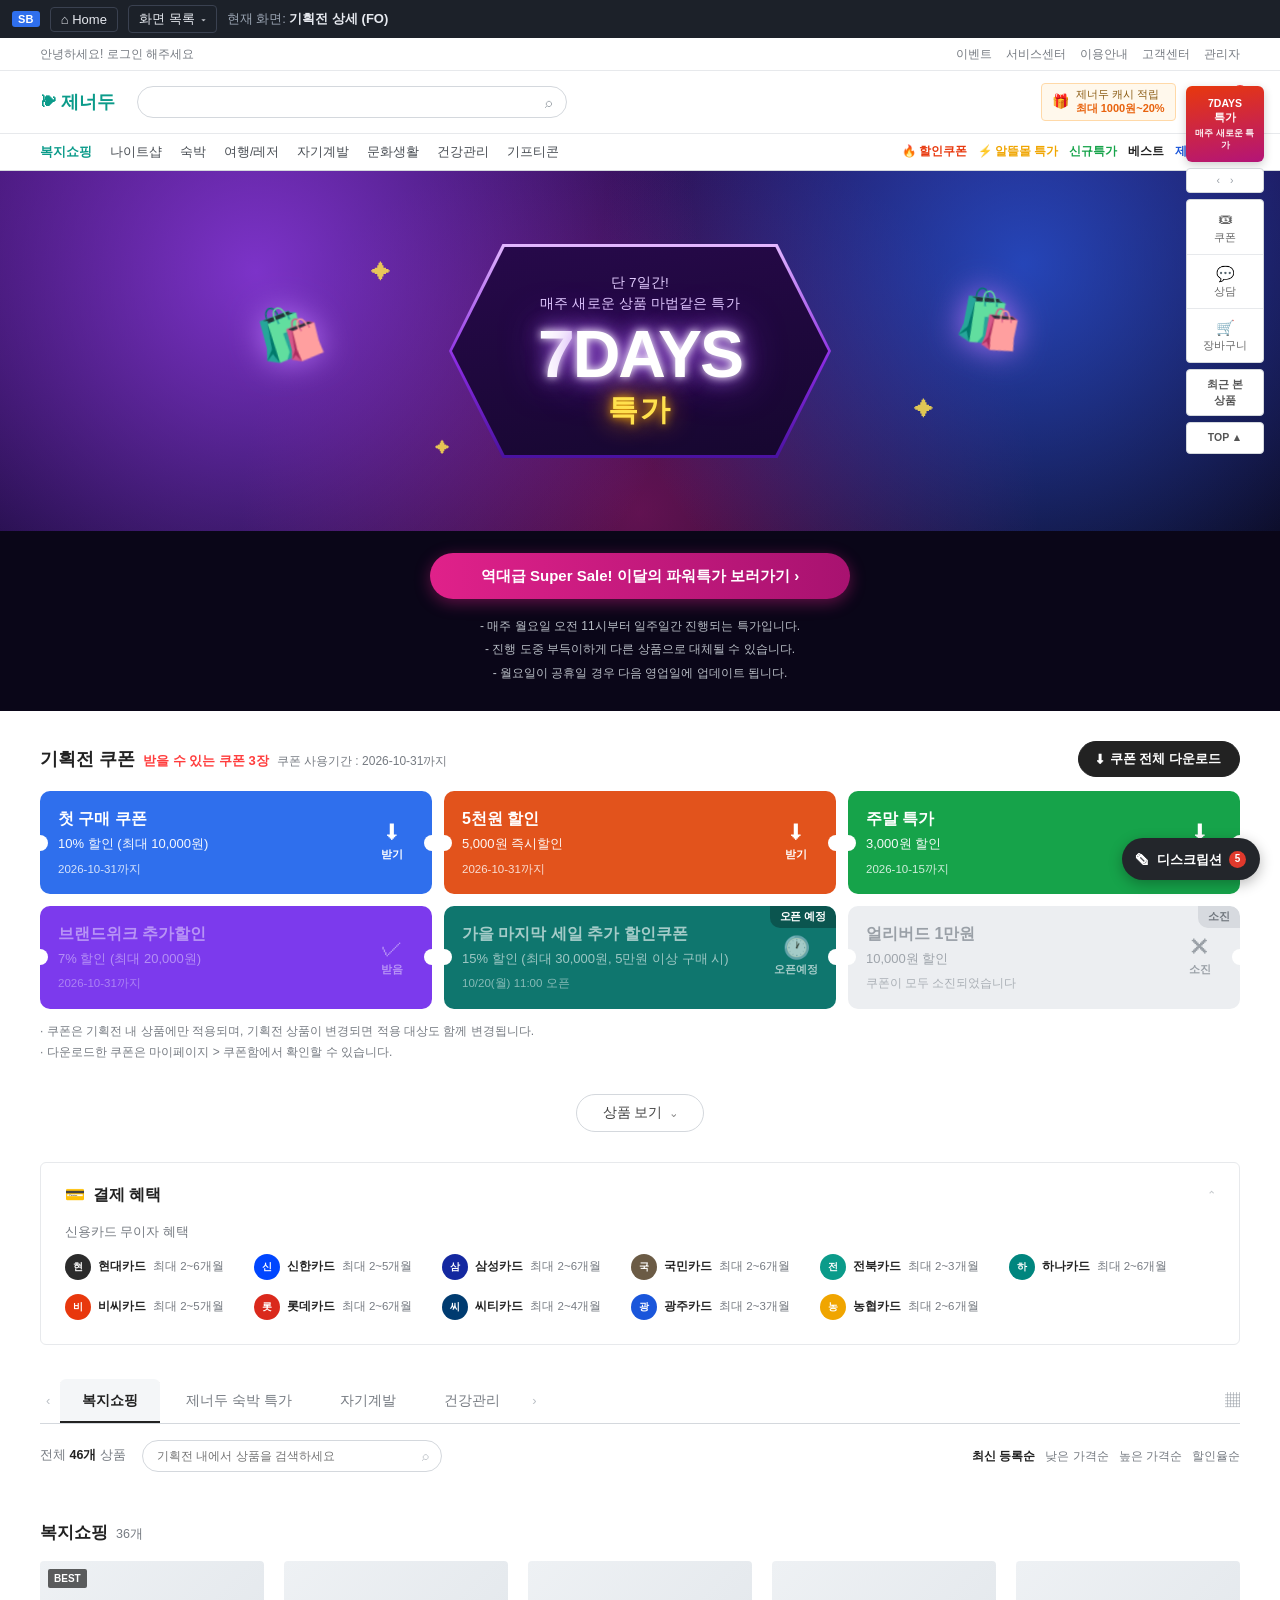
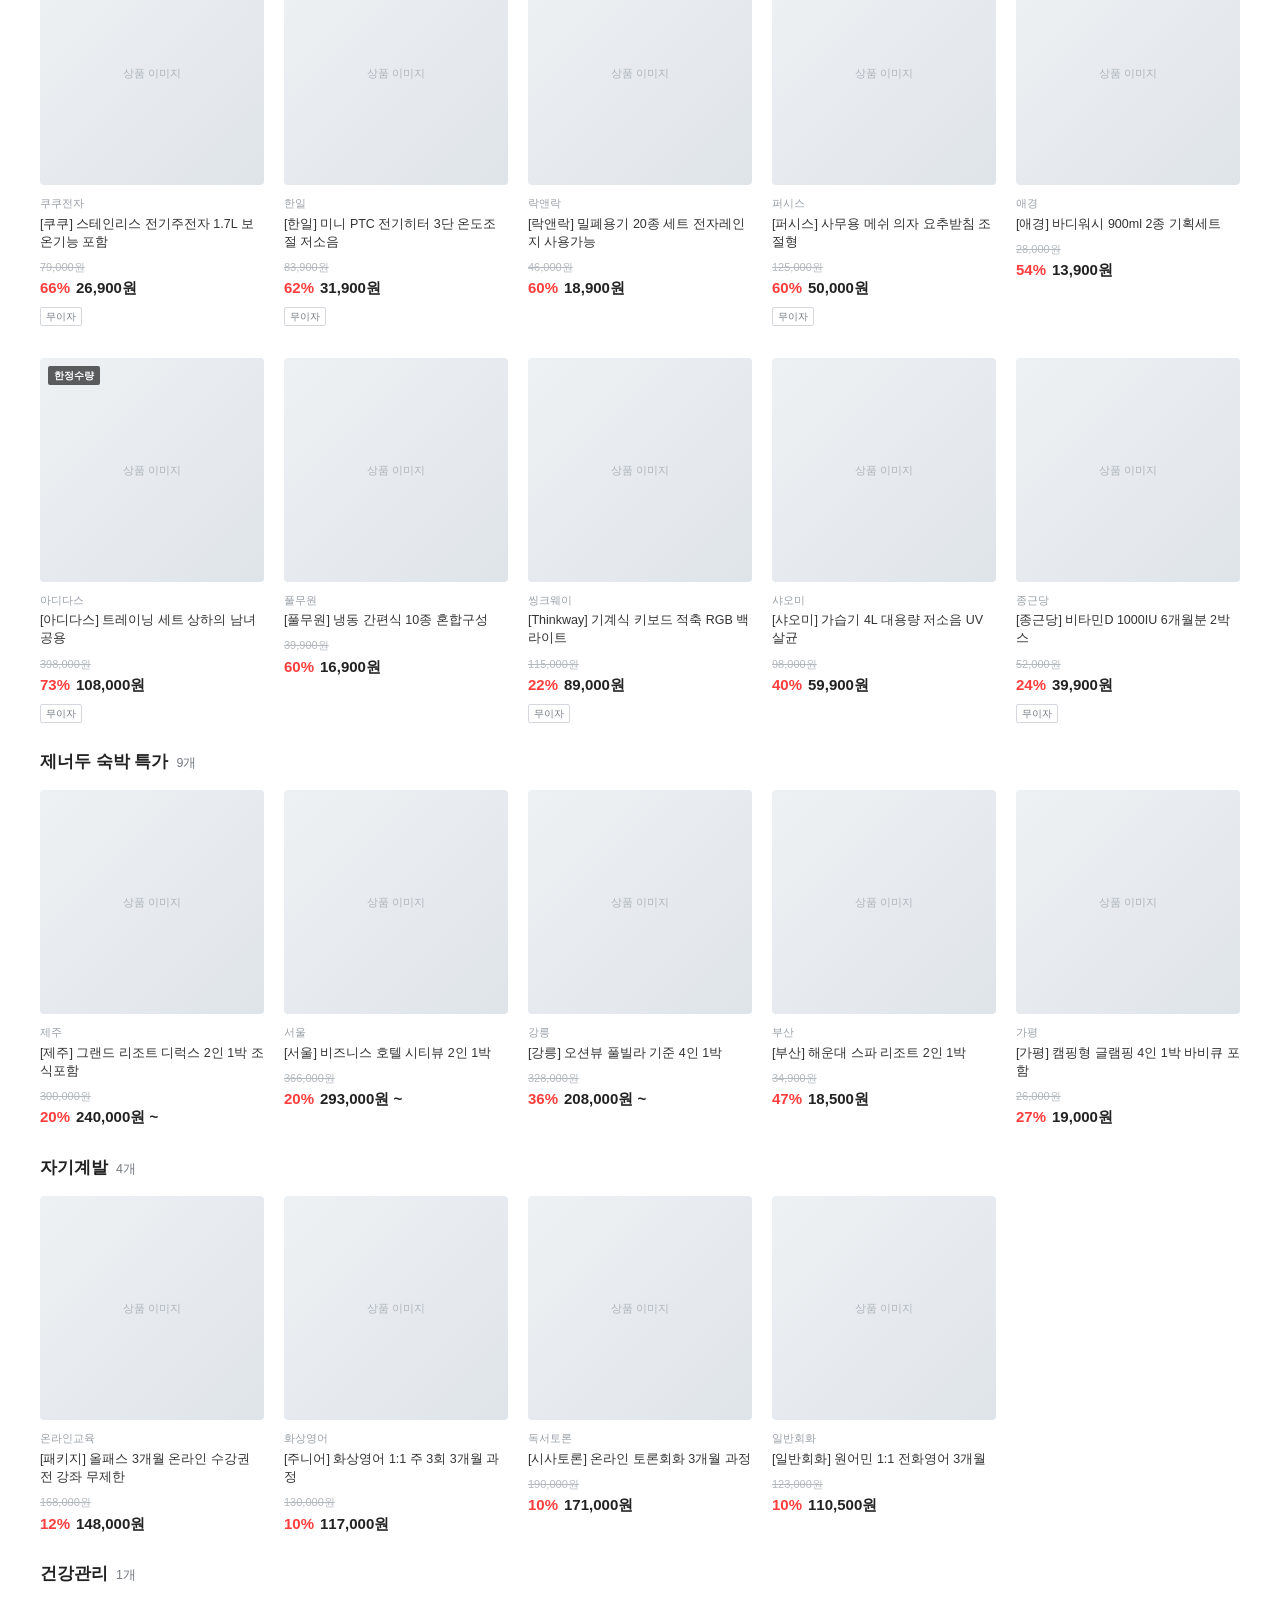
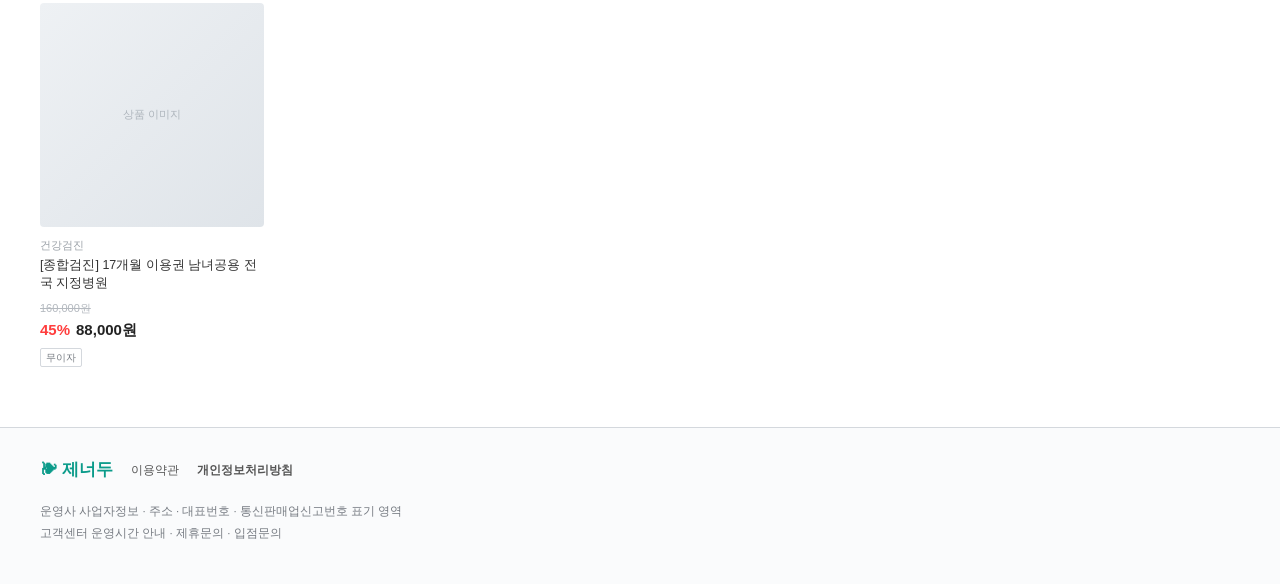
<file: 91888 기획전 쿠폰/screens/기획전상세_FO.html>
<!DOCTYPE html>
<html lang="ko">
<head>
<meta charset="UTF-8">
<meta name="viewport" content="width=device-width, initial-scale=1.0">
<title>기획전 상세 (FO) — 제너두</title>
<link rel="stylesheet" href="../../_shared/sb-annotate/sb-annotate.css">
<link rel="stylesheet" href="../../_shared/sb-gnb/sb-gnb.css">
<style>
  :root {
    --ink: #222;
    --sub: #767b82;
    --line: #e7e9ec;
    --line-strong: #d4d8dd;
    --brand: #0b9b8a;
    --sale: #ff3d3d;
    --page: #fff;
  }
  * { box-sizing: border-box; }
  html, body {
    margin: 0;
    min-width: 1280px;
    background: var(--page);
    color: var(--ink);
    font-family: "Malgun Gothic", "Apple SD Gothic Neo", "Noto Sans KR", sans-serif;
    font-size: 13px;
    line-height: 1.5;
  }
  a { color: inherit; text-decoration: none; }
  .wrap { width: 1200px; margin: 0 auto; }

  /* ── 사이트 헤더 ───────────────────────── */
  .util-bar { border-bottom: 1px solid var(--line); }
  .util-bar .wrap { display: flex; justify-content: space-between; align-items: center; height: 32px; font-size: 12px; color: var(--sub); }
  .util-bar .right { display: flex; gap: 14px; }

  .head-main .wrap { display: flex; align-items: center; gap: 22px; height: 62px; }
  .logo { display: flex; align-items: center; gap: 5px; font-size: 18px; font-weight: 800; color: var(--brand); white-space: nowrap; }
  .logo .mark { font-size: 16px; }
  .search-box { flex: 0 0 430px; display: flex; align-items: center; height: 32px; border: 1px solid var(--line-strong); border-radius: 16px; padding: 0 14px; }
  .search-box input { flex: 1; border: none; outline: none; font-size: 12px; }
  .search-box .ico { color: #9aa0a7; font-size: 14px; }
  .head-util { margin-left: auto; display: flex; align-items: center; gap: 14px; color: var(--sub); font-size: 11px; }
  .cashback {
    display: flex; align-items: center; gap: 7px;
    border: 1px solid #ffd9a8; background: #fff8ec; border-radius: 4px;
    padding: 4px 10px; line-height: 1.25; color: #8a5a12;
  }
  .cashback .cb-ico { font-size: 14px; }
  .cashback b { color: #e8620d; }
  .head-util .ico-btn { position: relative; font-size: 16px; color: #666; }
  .head-util .ico-btn .badge {
    position: absolute; top: -5px; right: -7px;
    min-width: 14px; height: 14px; padding: 0 4px;
    background: var(--sale); color: #fff; border-radius: 7px;
    font-size: 9px; line-height: 14px; text-align: center; font-weight: 700;
  }

  .gnb { border-top: 1px solid var(--line); border-bottom: 1px solid var(--line-strong); }
  .gnb .wrap { display: flex; align-items: center; height: 36px; gap: 18px; }
  .gnb .cat { font-size: 12.5px; color: #4a4f55; }
  .gnb .cat.on { color: var(--brand); font-weight: 700; }
  .gnb .promo { margin-left: auto; display: flex; gap: 11px; align-items: center; font-size: 11.5px; font-weight: 700; }
  .gnb .promo a { display: inline-flex; align-items: center; gap: 3px; }
  .gnb .promo .hot { color: #e8380d; }
  .gnb .promo .deal { color: #f0a500; }
  .gnb .promo .new { color: #16a34a; }
  .gnb .promo .only { color: #1a56db; }

  /* ── 대형 배너 ─────────────────────────
     실제 화면에서는 BO 전시내용에 등록한 이미지·HTML이 들어가는 영역.
     여기서는 캡처의 7DAYS 특가 배너를 CSS로 근사 재현한다. */
  .event-hero { background: #0a0618; }
  .hero-banner {
    position: relative;
    height: 360px;
    background:
      radial-gradient(circle at 20% 28%, rgba(146, 61, 232, .8), transparent 42%),
      radial-gradient(circle at 80% 26%, rgba(42, 92, 232, .72), transparent 40%),
      radial-gradient(circle at 50% 95%, rgba(214, 33, 138, .4), transparent 55%),
      linear-gradient(165deg, #300d58 0%, #1a0a3c 50%, #0a0618 100%);
    display: flex; flex-direction: column; align-items: center; justify-content: center;
    overflow: hidden;
  }
  .hero-banner .bag {
    position: absolute; font-size: 54px; filter: drop-shadow(0 0 16px rgba(190, 120, 255, .9));
    user-select: none;
  }
  .hero-banner .bag.b1 { left: 20%; top: 34%; transform: rotate(-14deg); }
  .hero-banner .bag.b2 { right: 20%; top: 30%; transform: rotate(12deg); }
  .hero-banner .spark { position: absolute; color: #ffe14d; font-size: 20px; opacity: .85; }
  .hero-banner .spark.s1 { left: 29%; top: 24%; }
  .hero-banner .spark.s2 { right: 27%; top: 62%; }
  .hero-banner .spark.s3 { left: 34%; bottom: 20%; font-size: 15px; }

  .neon-hex {
    clip-path: polygon(14% 0, 86% 0, 100% 50%, 86% 100%, 14% 100%, 0 50%);
    background: linear-gradient(180deg, #e3b8ff, #8a2be2 55%, #4a12a0);
    padding: 3px;
    filter: drop-shadow(0 0 14px rgba(176, 94, 255, .95)) drop-shadow(0 0 34px rgba(120, 40, 220, .7));
  }
  .neon-hex .hex-in {
    clip-path: polygon(14% 0, 86% 0, 100% 50%, 86% 100%, 14% 100%, 0 50%);
    background: linear-gradient(170deg, #27094b, #16072f);
    padding: 26px 86px 30px;
    text-align: center; color: #fff;
  }
  .hero-banner .lead { font-size: 13.5px; letter-spacing: .01em; color: #e3cdff; line-height: 1.55; }
  .hero-banner .title {
    margin-top: 6px;
    font-size: 66px; font-weight: 900; letter-spacing: -.03em; line-height: 1;
    color: #fff;
    text-shadow: 0 0 8px #fff, 0 0 20px #c07bff, 0 0 44px #8a2be2;
  }
  .hero-banner .title em { font-style: normal; color: #fff; }
  .hero-banner .title .won {
    display: block; margin-top: 8px;
    font-size: 30px; letter-spacing: .08em;
    color: #ffe14d; text-shadow: 0 0 10px #ffb300, 0 0 28px #ff8f00;
  }

  .hero-cta-row { display: flex; justify-content: center; padding: 22px 0 0; }
  .hero-cta {
    display: inline-flex; align-items: center; justify-content: center; gap: 10px;
    width: 420px; height: 46px; border-radius: 23px;
    background: linear-gradient(90deg, #e0218a, #a81270);
    color: #fff; font-size: 15px; font-weight: 800;
    box-shadow: 0 4px 16px rgba(224, 33, 138, .4);
  }
  .hero-notice { padding: 16px 0 26px; color: #b9bec6; font-size: 12px; text-align: center; line-height: 1.95; }

  /* ── 쿠폰 영역 (91888 TO-BE) ───────────────────────── */
  .coupon-zone { padding: 30px 0 4px; }
  .coupon-head { display: flex; align-items: center; justify-content: space-between; margin-bottom: 14px; }
  .coupon-head .ttl { display: flex; align-items: baseline; gap: 8px; font-size: 18px; font-weight: 800; }
  .coupon-head .ttl .cnt { font-size: 13px; font-weight: 700; color: var(--sale); }
  .coupon-head .ttl .period { font-size: 12px; font-weight: 400; color: var(--sub); }
  .btn-download-all {
    display: inline-flex; align-items: center; gap: 6px;
    height: 36px; padding: 0 18px;
    border: 1px solid var(--ink); border-radius: 18px;
    background: var(--ink); color: #fff;
    font-size: 13px; font-weight: 700; cursor: pointer;
  }
  .btn-download-all:hover { background: #000; }
  .btn-download-all:disabled { background: #f2f3f5; border-color: var(--line-strong); color: #a8adb4; cursor: default; }

  .coupon-grid { display: grid; grid-template-columns: repeat(3, 1fr); gap: 12px; }
  .coupon-card {
    position: relative;
    display: flex; align-items: center; justify-content: space-between; gap: 12px;
    min-height: 92px; padding: 16px 18px;
    border-radius: 10px;
    color: #fff;
    cursor: pointer;
    overflow: hidden;
    transition: transform .12s ease, box-shadow .12s ease;
  }
  .coupon-card:hover { transform: translateY(-2px); box-shadow: 0 6px 18px rgba(0,0,0,.18); }
  /* 쿠폰 모양의 좌우 홈 */
  .coupon-card::before, .coupon-card::after {
    content: ""; position: absolute; top: 50%; width: 16px; height: 16px;
    background: var(--page); border-radius: 50%; transform: translateY(-50%);
  }
  .coupon-card::before { left: -8px; }
  .coupon-card::after { right: -8px; }
  /* 카드 폭이 고정(3열)이라 타이틀·설명은 1줄로 자르고 넘치면 말줄임.
     입력 길이는 BO에서 제한하지만, 긴 문구가 들어와도 카드가 깨지지 않게 FO에서도 막는다. */
  .coupon-card .info { min-width: 0; flex: 1 1 auto; }
  .coupon-card .c-title,
  .coupon-card .c-desc {
    overflow: hidden; text-overflow: ellipsis; white-space: nowrap;
  }
  .coupon-card .c-title { font-size: 16px; font-weight: 800; margin-bottom: 3px; }
  .coupon-card .c-desc { font-size: 13px; opacity: .95; }
  .coupon-card .c-period { margin-top: 7px; font-size: 11.5px; opacity: .8; }
  .coupon-card .act {
    flex: 0 0 auto;
    display: flex; flex-direction: column; align-items: center; gap: 2px;
    width: 44px;
  }
  .coupon-card .act .ico { font-size: 22px; line-height: 1; }
  .coupon-card .act .txt { font-size: 11px; font-weight: 700; }

  .coupon-card.done { cursor: default; }
  .coupon-card.done .info, .coupon-card.done .act { opacity: .45; }
  .coupon-card.done:hover { transform: none; box-shadow: none; }
  /* 발행대기 = 아직 받을 수 없음. 색은 살리되 흐리게 해 "곧 열린다"는 느낌을 준다 */
  .coupon-card.soon { cursor: default; }
  .coupon-card.soon .info, .coupon-card.soon .act { opacity: .62; }
  .coupon-card.soon:hover { transform: none; box-shadow: none; }
  /* 발행완료·수량소진 = 더 이상 받을 수 없음 */
  .coupon-card.ended {
    background: #eceef1 !important; color: #9aa0a7 !important; cursor: default;
  }
  .coupon-card.ended:hover { transform: none; box-shadow: none; }
  .coupon-card .state-flag {
    position: absolute; top: 0; right: 0;
    padding: 3px 10px; border-radius: 0 10px 0 10px;
    background: rgba(0, 0, 0, .28);
    font-size: 10.5px; font-weight: 700; letter-spacing: -.01em;
  }
  .coupon-card.ended .state-flag { background: #d7dadf; color: #70767d; }

  .coupon-note { margin: 12px 0 0; color: var(--sub); font-size: 12px; line-height: 1.8; }

  /* ── 상품 보기 ───────────────────────── */
  .view-products { display: flex; justify-content: center; padding: 26px 0 30px; }
  .view-products button {
    display: inline-flex; align-items: center; gap: 8px;
    height: 38px; padding: 0 26px;
    border: 1px solid var(--line-strong); border-radius: 19px;
    background: #fff; color: #444; font-size: 13.5px; cursor: pointer;
  }

  /* ── 결제 혜택 ───────────────────────── */
  .pay-benefit { border: 1px solid var(--line); border-radius: 6px; padding: 20px 24px 24px; }
  .pay-benefit .pb-head { display: flex; align-items: center; justify-content: space-between; }
  .pay-benefit .pb-head .t { display: flex; align-items: center; gap: 8px; font-size: 16px; font-weight: 800; }
  .pay-benefit .pb-head .t .ico { color: #1a56db; }
  .pay-benefit .pb-sub { margin: 16px 0 12px; color: var(--sub); font-size: 12.5px; }
  .card-grid { display: flex; flex-wrap: wrap; gap: 14px 30px; }
  .card-chip { display: flex; align-items: center; gap: 7px; font-size: 11.5px; }
  .card-chip .cl {
    flex: 0 0 auto; width: 26px; height: 26px; border-radius: 50%;
    display: flex; align-items: center; justify-content: center;
    color: #fff; font-size: 10px; font-weight: 800;
  }
  .card-chip .nm { font-weight: 700; }
  .card-chip .mo { color: var(--sub); }

  /* ── 카테고리 탭 / 목록 컨트롤 ───────────────────────── */
  .cat-tabs { margin-top: 34px; border-bottom: 1px solid var(--line-strong); display: flex; align-items: center; gap: 4px; }
  .cat-tabs button {
    height: 44px; padding: 0 22px;
    border: none; background: none; cursor: pointer;
    font-size: 14px; color: var(--sub);
  }
  .cat-tabs button.on {
    color: var(--ink); font-weight: 800;
    background: #f4f6f8; border-radius: 6px 6px 0 0;
    box-shadow: inset 0 -2px 0 var(--ink);
  }
  .cat-tabs .nav-arrow { color: #b9bec4; padding: 0 6px; }
  .cat-tabs .view-toggle { margin-left: auto; color: #9aa0a7; font-size: 15px; }

  .list-controls { display: flex; align-items: center; gap: 16px; padding: 16px 0 22px; }
  .list-controls .total { font-size: 12.5px; color: var(--sub); }
  .list-controls .total b { color: var(--ink); }
  .list-controls .in-search { flex: 0 0 300px; display: flex; align-items: center; height: 32px; border: 1px solid var(--line-strong); border-radius: 16px; padding: 0 12px; }
  .list-controls .in-search input { flex: 1; border: none; outline: none; font-size: 12px; }
  .list-controls .sorts { margin-left: auto; display: flex; gap: 10px; font-size: 12px; color: var(--sub); }
  .list-controls .sorts .on { color: var(--ink); font-weight: 700; }

  /* ── 상품 목록 ───────────────────────── */
  .sec-title { display: flex; align-items: baseline; gap: 8px; margin: 26px 0 16px; font-size: 17px; font-weight: 800; }
  .sec-title .cnt { font-size: 12.5px; font-weight: 400; color: var(--sub); }
  .prod-grid { display: grid; grid-template-columns: repeat(5, 1fr); gap: 32px 20px; }
  .prod-card .thumb {
    position: relative;
    aspect-ratio: 1 / 1; border-radius: 4px; overflow: hidden;
    background: linear-gradient(135deg, #eef1f4, #dfe4e9);
    display: flex; align-items: center; justify-content: center;
    color: #aeb5bc; font-size: 11px;
  }
  .prod-card .thumb .tag {
    position: absolute; top: 8px; left: 8px;
    background: rgba(0,0,0,.62); color: #fff;
    font-size: 10px; font-weight: 700; padding: 2px 6px; border-radius: 2px;
  }
  .prod-card .seller { margin-top: 10px; font-size: 11px; color: #9aa0a7; }
  .prod-card .pname {
    margin-top: 3px; font-size: 12.5px; line-height: 1.45; color: #333;
    display: -webkit-box; -webkit-line-clamp: 2; -webkit-box-orient: vertical; overflow: hidden;
  }
  .prod-card .was { margin-top: 8px; font-size: 11px; color: #b4b9bf; text-decoration: line-through; }
  .prod-card .now { display: flex; align-items: baseline; gap: 6px; margin-top: 2px; }
  .prod-card .now .rate { color: var(--sale); font-size: 15px; font-weight: 800; }
  .prod-card .now .price { font-size: 15px; font-weight: 800; }
  .prod-card .flag { display: inline-block; margin-top: 7px; border: 1px solid var(--line-strong); color: var(--sub); font-size: 10px; padding: 1px 5px; border-radius: 2px; }

  /* ── 푸터 / 퀵메뉴 ───────────────────────── */
  footer.site-foot { margin-top: 60px; border-top: 1px solid var(--line-strong); background: #fafbfc; }
  footer.site-foot .wrap { padding: 26px 0 40px; color: var(--sub); font-size: 11.5px; line-height: 1.9; }
  footer.site-foot .f-top { display: flex; align-items: center; gap: 18px; margin-bottom: 14px; }
  footer.site-foot .f-top .logo { font-size: 17px; }
  footer.site-foot .f-top a { font-size: 12px; color: #555; }

  .quick-menu {
    position: fixed; right: 16px; top: 86px;
    width: 78px; text-align: center; font-size: 10.5px; color: #666;
    z-index: 30;
  }
  .quick-menu .qm-promo {
    border-radius: 6px; overflow: hidden;
    background: linear-gradient(170deg, #e8380d, #b31478);
    color: #fff; padding: 10px 6px; line-height: 1.35; font-weight: 800;
    box-shadow: 0 3px 10px rgba(0,0,0,.2);
  }
  .quick-menu .qm-promo small { display: block; font-size: 9px; font-weight: 600; opacity: .92; margin-top: 3px; }
  .quick-menu .qm-arrows {
    display: flex; justify-content: center; gap: 10px;
    margin-top: 6px; padding: 4px 0;
    border: 1px solid var(--line-strong); border-radius: 4px;
    background: #fff; color: #9aa0a7;
  }
  .quick-menu .qm-box { margin-top: 6px; border: 1px solid var(--line-strong); border-radius: 4px; background: #fff; }
  .quick-menu .qm-item { padding: 9px 4px; line-height: 1.3; }
  .quick-menu .qm-item + .qm-item { border-top: 1px solid var(--line); }
  .quick-menu .qm-item .i { display: block; font-size: 15px; margin-bottom: 2px; }
  .quick-menu .qm-top {
    margin-top: 6px; padding: 7px 4px;
    border: 1px solid var(--line-strong); border-radius: 4px;
    background: #fff; font-weight: 700; color: #555;
  }

  .toast {
    position: fixed; left: 50%; bottom: 44px;
    transform: translateX(-50%) translateY(20px);
    background: #23262b; color: #fff;
    padding: 11px 22px; border-radius: 4px; font-size: 13px;
    opacity: 0; pointer-events: none;
    transition: opacity .18s ease, transform .18s ease;
    z-index: 200;
  }
  .toast.show { opacity: 1; transform: translateX(-50%) translateY(0); }
</style>
</head>
<body>

<div class="util-bar">
  <div class="wrap">
    <span>안녕하세요! <a href="#">로그인</a> 해주세요</span>
    <span class="right">
      <a href="#">이벤트</a><a href="#">서비스센터</a><a href="#">이용안내</a><a href="#">고객센터</a><a href="#">관리자</a>
    </span>
  </div>
</div>

<div class="head-main">
  <div class="wrap">
    <a class="logo" href="#"><span class="mark">❧</span>제너두</a>
    <div class="search-box">
      <input type="text" aria-label="검색어 입력">
      <span class="ico">⌕</span>
    </div>
    <div class="head-util">
      <span class="cashback">
        <span class="cb-ico">🎁</span>
        <span>제너두 캐시 적립<br><b>최대 1000원~20%</b></span>
      </span>
      <a class="ico-btn" href="#" title="마이페이지">☺</a>
      <a class="ico-btn" href="#" title="장바구니">🛒<span class="badge">0</span></a>
    </div>
  </div>
</div>

<nav class="gnb">
  <div class="wrap">
    <a class="cat on" href="#">복지쇼핑</a>
    <a class="cat" href="#">나이트샵</a>
    <a class="cat" href="#">숙박</a>
    <a class="cat" href="#">여행/레저</a>
    <a class="cat" href="#">자기계발</a>
    <a class="cat" href="#">문화생활</a>
    <a class="cat" href="#">건강관리</a>
    <a class="cat" href="#">기프티콘</a>
    <span class="promo">
      <a class="hot" href="#">🔥 할인쿠폰</a>
      <a class="deal" href="#">⚡ 알뜰몰 특가</a>
      <a class="new" href="#">신규특가</a>
      <a href="#">베스트</a>
      <a class="only" href="#">제너두 Only</a>
    </span>
  </div>
</nav>

<!-- ───────── 대형 배너 (BO 전시내용 등록분) ───────── -->
<div class="event-hero">
  <div class="hero-banner">
    <span class="bag b1">🛍️</span>
    <span class="bag b2">🛍️</span>
    <span class="spark s1">✦</span>
    <span class="spark s2">✦</span>
    <span class="spark s3">✦</span>
    <div class="neon-hex">
      <div class="hex-in">
        <div class="lead">단 7일간!<br>매주 새로운 상품 마법같은 특가</div>
        <div class="title">7<em>DAYS</em><span class="won">특가</span></div>
      </div>
    </div>
  </div>
  <div class="hero-cta-row">
    <a class="hero-cta" href="#">역대급 Super Sale! 이달의 파워특가 보러가기 ›</a>
  </div>
  <div class="hero-notice wrap">
    - 매주 월요일 오전 11시부터 일주일간 진행되는 특가입니다.<br>
    - 진행 도중 부득이하게 다른 상품으로 대체될 수 있습니다.<br>
    - 월요일이 공휴일 경우 다음 영업일에 업데이트 됩니다.
  </div>
</div>

<div class="wrap">

  <!-- ───────── TO-BE: 기획전 쿠폰 (요구사항 2·5·7) ───────── -->
  <section class="coupon-zone" id="couponZone">
    <div class="coupon-head">
      <div class="ttl" id="couponZoneTitle">
        기획전 쿠폰
        <span class="cnt" id="couponAvailCount">받을 수 있는 쿠폰 3장</span>
        <span class="period">쿠폰 사용기간 : 2026-10-31까지</span>
      </div>
      <button type="button" class="btn-download-all" id="downloadAllBtn">
        <span>⬇</span> 쿠폰 전체 다운로드
      </button>
    </div>

    <div class="coupon-grid" id="couponGrid">
      <div class="coupon-card" style="background:#2f6fed" data-name="첫 구매 쿠폰">
        <div class="info">
          <div class="c-title">첫 구매 쿠폰</div>
          <div class="c-desc">10% 할인 (최대 10,000원)</div>
          <div class="c-period">2026-10-31까지</div>
        </div>
        <div class="act"><span class="ico">⬇</span><span class="txt">받기</span></div>
      </div>

      <div class="coupon-card" style="background:#e2531c" data-name="5천원 할인">
        <div class="info">
          <div class="c-title">5천원 할인</div>
          <div class="c-desc">5,000원 즉시할인</div>
          <div class="c-period">2026-10-31까지</div>
        </div>
        <div class="act"><span class="ico">⬇</span><span class="txt">받기</span></div>
      </div>

      <div class="coupon-card" style="background:#16a34a" data-name="주말 특가">
        <div class="info">
          <div class="c-title">주말 특가</div>
          <div class="c-desc">3,000원 할인</div>
          <div class="c-period">2026-10-15까지</div>
        </div>
        <div class="act"><span class="ico">⬇</span><span class="txt">받기</span></div>
      </div>

      <div class="coupon-card done" style="background:#7c3aed" data-name="브랜드위크 추가할인">
        <div class="info">
          <div class="c-title">브랜드위크 추가할인</div>
          <div class="c-desc">7% 할인 (최대 20,000원)</div>
          <div class="c-period">2026-10-31까지</div>
        </div>
        <div class="act"><span class="ico">✓</span><span class="txt">받음</span></div>
      </div>

      <!-- 발행대기 = 쿠폰 오픈 예정 -->
      <div class="coupon-card soon" style="background:#0f766e" data-name="가을 마지막 세일 추가 할인쿠폰" data-open="10/20">
        <span class="state-flag">오픈 예정</span>
        <div class="info">
          <div class="c-title">가을 마지막 세일 추가 할인쿠폰</div>
          <div class="c-desc">15% 할인 (최대 30,000원, 5만원 이상 구매 시)</div>
          <div class="c-period">10/20(월) 11:00 오픈</div>
        </div>
        <div class="act"><span class="ico">🕐</span><span class="txt">오픈예정</span></div>
      </div>

      <!-- 발행완료·수량소진 = 쿠폰 소진 -->
      <div class="coupon-card ended" data-name="얼리버드 1만원">
        <span class="state-flag">소진</span>
        <div class="info">
          <div class="c-title">얼리버드 1만원</div>
          <div class="c-desc">10,000원 할인</div>
          <div class="c-period">쿠폰이 모두 소진되었습니다</div>
        </div>
        <div class="act"><span class="ico">✕</span><span class="txt">소진</span></div>
      </div>
    </div>

    <p class="coupon-note" id="couponNote">
      · 쿠폰은 기획전 내 상품에만 적용되며, 기획전 상품이 변경되면 적용 대상도 함께 변경됩니다.<br>
      · 다운로드한 쿠폰은 마이페이지 &gt; 쿠폰함에서 확인할 수 있습니다.
    </p>
  </section>

  <div class="view-products">
    <button type="button">상품 보기 <span>⌄</span></button>
  </div>

  <!-- ───────── 결제 혜택 ───────── -->
  <section class="pay-benefit">
    <div class="pb-head">
      <div class="t"><span class="ico">💳</span> 결제 혜택</div>
      <span style="color:#9aa0a7">⌃</span>
    </div>
    <div class="pb-sub">신용카드 무이자 혜택</div>
    <div class="card-grid" id="cardGrid"></div>
  </section>

  <!-- ───────── 카테고리 탭 ───────── -->
  <div class="cat-tabs">
    <span class="nav-arrow">‹</span>
    <button type="button" class="on">복지쇼핑</button>
    <button type="button">제너두 숙박 특가</button>
    <button type="button">자기계발</button>
    <button type="button">건강관리</button>
    <span class="nav-arrow">›</span>
    <span class="view-toggle">▦</span>
  </div>

  <div class="list-controls">
    <span class="total">전체 <b>46개</b> 상품</span>
    <span class="in-search"><input type="text" placeholder="기획전 내에서 상품을 검색하세요"><span style="color:#b9bec4">⌕</span></span>
    <span class="sorts">
      <a class="on" href="#">최신 등록순</a><a href="#">낮은 가격순</a><a href="#">높은 가격순</a><a href="#">할인율순</a>
    </span>
  </div>

  <section>
    <div class="sec-title">복지쇼핑 <span class="cnt">36개</span></div>
    <div class="prod-grid" id="grid-welfare"></div>
  </section>

  <section>
    <div class="sec-title">제너두 숙박 특가 <span class="cnt">9개</span></div>
    <div class="prod-grid" id="grid-stay"></div>
  </section>

  <section>
    <div class="sec-title">자기계발 <span class="cnt">4개</span></div>
    <div class="prod-grid" id="grid-study"></div>
  </section>

  <section>
    <div class="sec-title">건강관리 <span class="cnt">1개</span></div>
    <div class="prod-grid" id="grid-health"></div>
  </section>
</div>

<footer class="site-foot">
  <div class="wrap">
    <div class="f-top">
      <span class="logo">❧ 제너두</span>
      <a href="#">이용약관</a>
      <a href="#"><b>개인정보처리방침</b></a>
    </div>
    운영사 사업자정보 · 주소 · 대표번호 · 통신판매업신고번호 표기 영역<br>
    고객센터 운영시간 안내 · 제휴문의 · 입점문의
  </div>
</footer>

<aside class="quick-menu">
  <div class="qm-promo">7DAYS<br>특가<small>매주 새로운 특가</small></div>
  <div class="qm-arrows"><span>‹</span><span>›</span></div>
  <div class="qm-box">
    <div class="qm-item"><span class="i">🎟</span>쿠폰</div>
    <div class="qm-item"><span class="i">💬</span>상담</div>
    <div class="qm-item"><span class="i">🛒</span>장바구니</div>
  </div>
  <div class="qm-top">최근 본<br>상품</div>
  <div class="qm-top">TOP ▲</div>
</aside>

<div class="toast" id="toast"></div>

<script src="../../_shared/sb-annotate/sb-annotate.js"></script>
<script src="../../_shared/sb-gnb/sb-gnb.js"></script>
<script>
(function () {
  var toast = document.getElementById('toast');
  var toastTimer;
  function showToast(msg) {
    toast.textContent = msg;
    toast.classList.add('show');
    clearTimeout(toastTimer);
    toastTimer = setTimeout(function () { toast.classList.remove('show'); }, 2100);
  }

  // ── 쿠폰 다운로드 (요구사항 2) ──────────────────
  var grid = document.getElementById('couponGrid');
  var availCount = document.getElementById('couponAvailCount');
  var downloadAllBtn = document.getElementById('downloadAllBtn');

  function markDone(card) {
    card.classList.add('done');
    card.querySelector('.act .ico').textContent = '✓';
    card.querySelector('.act .txt').textContent = '받음';
  }
  function remaining() {
    return grid.querySelectorAll('.coupon-card:not(.done):not(.ended):not(.soon)');
  }
  function refreshCount() {
    var n = remaining().length;
    availCount.textContent = n ? '받을 수 있는 쿠폰 ' + n + '장' : '받을 수 있는 쿠폰 없음';
    downloadAllBtn.disabled = n === 0;
  }

  // 카드 전체가 클릭 영역 — 개별 다운로드
  grid.addEventListener('click', function (e) {
    var card = e.target.closest('.coupon-card');
    if (!card) return;
    if (card.classList.contains('ended')) { showToast('쿠폰이 모두 소진되었습니다'); return; }
    if (card.classList.contains('soon')) { showToast(card.dataset.open + ' 오픈 예정인 쿠폰입니다'); return; }
    if (card.classList.contains('done')) { showToast('이미 받은 쿠폰입니다'); return; }
    markDone(card);
    refreshCount();
    showToast(card.dataset.name + ' 쿠폰이 발급되었습니다');
  });

  // 전체 다운로드 — 받을 수 있는 것만 발급하고 결과를 안내
  downloadAllBtn.addEventListener('click', function () {
    var targets = remaining();
    if (!targets.length) { showToast('받을 수 있는 쿠폰이 없습니다'); return; }
    var soon = grid.querySelectorAll('.coupon-card.soon').length;
    var blocked = grid.querySelectorAll('.coupon-card.ended').length;
    var already = grid.querySelectorAll('.coupon-card.done').length;
    targets.forEach(markDone);
    refreshCount();
    var msg = targets.length + '장이 발급되었습니다';
    var skip = [];
    if (already) skip.push('이미 받음 ' + already + '장');
    if (soon) skip.push('오픈 예정 ' + soon + '장');
    if (blocked) skip.push('소진 ' + blocked + '장');
    if (skip.length) msg += ' (' + skip.join(' / ') + ')';
    showToast(msg);
  });

  refreshCount();

  // ── 결제 혜택 카드사 칩 ──────────────────
  var cards = [
    ['현대카드', '#2b2b2b', '2~6개월'], ['신한카드', '#0046ff', '2~5개월'], ['삼성카드', '#1428a0', '2~6개월'],
    ['국민카드', '#6b5b45', '2~6개월'], ['전북카드', '#0b9b8a', '2~3개월'], ['하나카드', '#00857e', '2~6개월'],
    ['비씨카드', '#e8380d', '2~5개월'], ['롯데카드', '#da291c', '2~6개월'], ['씨티카드', '#003b70', '2~4개월'],
    ['광주카드', '#1a56db', '2~3개월'], ['농협카드', '#f0a500', '2~6개월']
  ];
  document.getElementById('cardGrid').innerHTML = cards.map(function (c) {
    return '<span class="card-chip">' +
      '<span class="cl" style="background:' + c[1] + '">' + c[0].charAt(0) + '</span>' +
      '<span class="nm">' + c[0] + '</span><span class="mo">최대 ' + c[2] + '</span></span>';
  }).join('');

  // ── 상품 목록 (더미 데이터) ──────────────────
  function card(seller, name, was, rate, price, flag, tag) {
    return '<div class="prod-card">' +
      '<div class="thumb">' + (tag ? '<span class="tag">' + tag + '</span>' : '') + '상품 이미지</div>' +
      '<div class="seller">' + seller + '</div>' +
      '<div class="pname">' + name + '</div>' +
      '<div class="was">' + was + '</div>' +
      '<div class="now"><span class="rate">' + rate + '</span><span class="price">' + price + '</span></div>' +
      (flag ? '<span class="flag">' + flag + '</span>' : '') +
      '</div>';
  }
  document.getElementById('grid-welfare').innerHTML = [
    card('쿠쿠전자', '[쿠쿠] 스테인리스 전기주전자 1.7L 보온기능 포함', '79,000원', '66%', '26,900원', '무이자', 'BEST'),
    card('한일', '[한일] 미니 PTC 전기히터 3단 온도조절 저소음', '83,900원', '62%', '31,900원', '무이자'),
    card('락앤락', '[락앤락] 밀폐용기 20종 세트 전자레인지 사용가능', '46,000원', '60%', '18,900원', ''),
    card('퍼시스', '[퍼시스] 사무용 메쉬 의자 요추받침 조절형', '125,000원', '60%', '50,000원', '무이자'),
    card('애경', '[애경] 바디워시 900ml 2종 기획세트', '28,000원', '54%', '13,900원', ''),
    card('아디다스', '[아디다스] 트레이닝 세트 상하의 남녀공용', '398,000원', '73%', '108,000원', '무이자', '한정수량'),
    card('풀무원', '[풀무원] 냉동 간편식 10종 혼합구성', '39,900원', '60%', '16,900원', ''),
    card('씽크웨이', '[Thinkway] 기계식 키보드 적축 RGB 백라이트', '115,000원', '22%', '89,000원', '무이자'),
    card('샤오미', '[샤오미] 가습기 4L 대용량 저소음 UV 살균', '98,000원', '40%', '59,900원', ''),
    card('종근당', '[종근당] 비타민D 1000IU 6개월분 2박스', '52,000원', '24%', '39,900원', '무이자')
  ].join('');
  document.getElementById('grid-stay').innerHTML = [
    card('제주', '[제주] 그랜드 리조트 디럭스 2인 1박 조식포함', '300,000원', '20%', '240,000원 ~', ''),
    card('서울', '[서울] 비즈니스 호텔 시티뷰 2인 1박', '366,000원', '20%', '293,000원 ~', ''),
    card('강릉', '[강릉] 오션뷰 풀빌라 기준 4인 1박', '328,000원', '36%', '208,000원 ~', ''),
    card('부산', '[부산] 해운대 스파 리조트 2인 1박', '34,900원', '47%', '18,500원', ''),
    card('가평', '[가평] 캠핑형 글램핑 4인 1박 바비큐 포함', '26,000원', '27%', '19,000원', '')
  ].join('');
  document.getElementById('grid-study').innerHTML = [
    card('온라인교육', '[패키지] 올패스 3개월 온라인 수강권 전 강좌 무제한', '168,000원', '12%', '148,000원', ''),
    card('화상영어', '[주니어] 화상영어 1:1 주 3회 3개월 과정', '130,000원', '10%', '117,000원', ''),
    card('독서토론', '[시사토론] 온라인 토론회화 3개월 과정', '190,000원', '10%', '171,000원', ''),
    card('일반회화', '[일반회화] 원어민 1:1 전화영어 3개월', '123,000원', '10%', '110,500원', '')
  ].join('');
  document.getElementById('grid-health').innerHTML = [
    card('건강검진', '[종합검진] 17개월 이용권 남녀공용 전국 지정병원', '160,000원', '45%', '88,000원', '무이자')
  ].join('');
})();
</script>
<script>
  SBGnb.init({
    home: '../index.html',
    current: '기획전 상세 (FO)',
    pages: [
      { name: '쿠폰관리 (BO)', path: '쿠폰관리.html' },
      { name: '기획전 등록/상세 (BO)', path: '기획전관리.html' },
      { name: '기획전 상세 (FO)', path: '기획전상세_FO.html' }
    ]
  });
</script>
<script>
  SBAnnotate.init([
    {
      target: '#couponZoneTitle',
      title: '기획전 쿠폰 영역 신설 (요구사항 2·5·7)',
      body: '[Visible]\n- 위치: 대형 배너 아래, 상품 보기 버튼 위\n- 3열 2행 고정, 기획전당 쿠폰 6개 등록 고정\n- 발행상태와 무관하게 등록된 6개를 모두 노출하고 상태를 라벨로 구분\n- 카드의 타이틀·쿠폰정보 문구·배경색·텍스트색은 쿠폰관리(BO)에서 현업이 입력한 값 (요구사항 7)\n- 유효기간·발행상태는 쿠폰 데이터의 시스템 값\n[Exception]\n- 기획전 적용고객사 대상이 아닌 유저에게는 영역 전체 미노출 (요구사항 5)\n- 등록 쿠폰이 6개 미만이면 빈 칸을 남기지 않고 있는 만큼만 노출'
    },
    {
      target: '#couponGrid',
      title: '쿠폰 상태 4종 · 개별 다운로드 (요구사항 2)',
      body: '[Visible]\n- 발행중·미수령 → 컬러 카드 + ⬇ 받기\n- 발행중·수령완료 → 흐리게 + ✓ 받음\n- 발행대기 → 흐리게 + 우상단 "오픈 예정" 라벨, 오픈 일시 표기\n- 발행완료·수량소진 → 회색 + "소진" 라벨\n[Action]\n- 카드 아무 곳이나 클릭 → 해당 쿠폰 1장 발급 (버튼이 아니라 카드 전체가 클릭 영역)\n[Exception]\n- 받음 재클릭 → "이미 받은 쿠폰입니다"\n- 오픈 예정 클릭 → "10/20 오픈 예정인 쿠폰입니다"\n- 소진 클릭 → "쿠폰이 모두 소진되었습니다"\n- 비로그인 상태면 로그인 화면으로 유도'
    },
    {
      target: '#downloadAllBtn',
      title: '쿠폰 전체 다운로드 — 잔여분만 발급 (요구사항 2)',
      body: '[Action]\n- 클릭 시 지금 받을 수 있는 쿠폰만 일괄 발급\n- 결과를 건수로 안내 (예: 3장 발급 / 이미 받음 1장 / 오픈 예정 1장 / 소진 1장)\n[Exception]\n- 일부가 오픈 예정·소진이어도 전체를 막지 않고 발급 가능한 것만 처리\n- 받을 수 있는 쿠폰이 0장이면 버튼 비활성화'
    },
    {
      target: '#couponGrid',
      title: '타이틀·설명 줄임 처리 기준',
      body: '[Visible]\n- 타이틀·설명 각각 1줄 고정, 넘치면 말줄임(…)\n- 3열 기준 카드 안쪽 폭 약 300px — 타이틀 16px 약 18자, 설명 13px 약 23자까지 표시\n[Exception]\n- 입력 제한은 BO에서 건다: 타이틀 14자, 쿠폰정보 문구 20자\n- FO의 말줄임은 BO 제한을 우회한 값이 들어와도 카드가 깨지지 않게 하는 안전장치\n- 줄바꿈 2줄 노출은 쓰지 않음 — 카드 높이가 쿠폰마다 달라져 그리드가 어긋남'
    },
    {
      target: '#couponNote',
      title: '쿠폰 적용 범위 안내 (요구사항 3 연계)',
      body: '[Visible]\n- 쿠폰은 기획전 내 상품에만 적용된다는 안내\n- 기획전 상품이 변경되면 적용 대상도 함께 변경된다는 안내\n[Exception]\n- 결제 페이지에서 쿠폰 적용 시 대상 여부를 다시 검사하고, 대상이 아니면 적용 불가 안내'
    }
  ]);
</script>

</body>
</html>
</file>
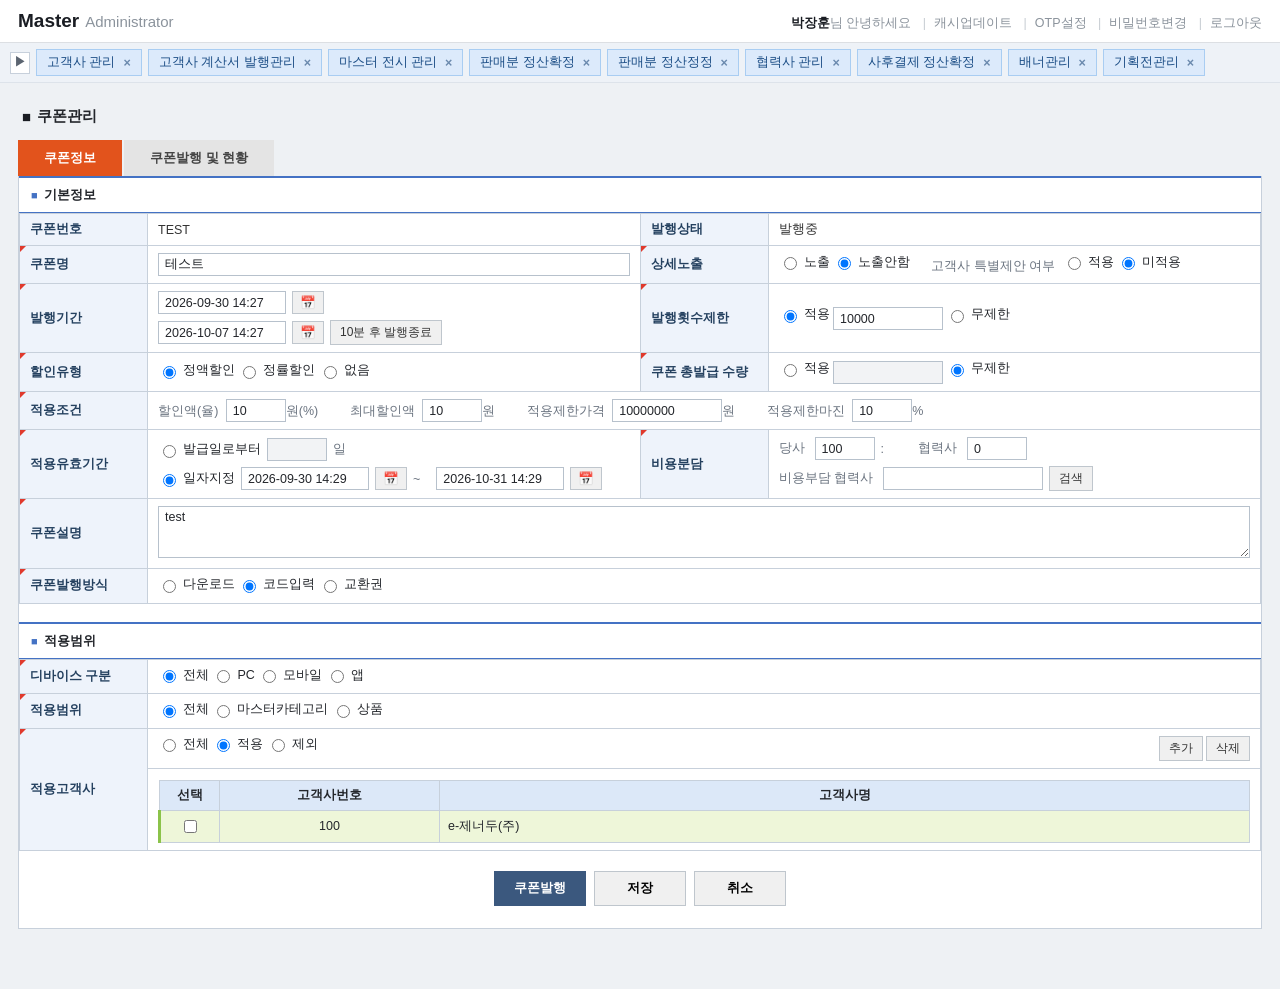
<file: 91888 기획전 쿠폰/screens/쿠폰관리.before-20260930.html>
<!DOCTYPE html>
<html lang="ko">
<head>
<meta charset="UTF-8">
<meta name="viewport" content="width=device-width, initial-scale=1.0">
<title>쿠폰관리 — Master Administrator</title>
<style>
  :root {
    --page-bg: #eef1f4;
    --panel-bg: #ffffff;
    --border: #c7d0db;
    --border-soft: #dde3ea;
    --topbar-border: #dcdfe3;
    --tabbar-bg: #eef2f7;
    --tab-bg: #dceafb;
    --tab-border: #a9cdf2;
    --tab-text: #1c4e86;
    --section-accent: #4472c4;
    --label-bg: #eef3fb;
    --label-text: #24405f;
    --active-tab-bg: #e2531c;
    --inactive-tab-bg: #e4e4e4;
    --required-mark: #e0392c;
    --btn-bg: #f0f0f0;
    --btn-border: #bfc6cd;
    --btn-primary-bg: #3b587e;
    --grid-head-bg: #dce8f8;
    --grid-focus-bg: #eef6d9;
    --focus-accent: #8bc34a;
    --ink: #23262b;
    --sub: #6b7480;
  }
  * { box-sizing: border-box; }
  html, body {
    margin: 0;
    background: var(--page-bg);
    color: var(--ink);
    font-family: "Malgun Gothic", "Apple SD Gothic Neo", -apple-system, sans-serif;
    font-size: 12.5px;
  }
  input, select, textarea, button { font-family: inherit; font-size: 12.5px; }

  /* ── 상단 헤더 ───────────────────────── */
  header.top-bar {
    background: var(--panel-bg);
    border-bottom: 1px solid var(--topbar-border);
    padding: 10px 18px;
    display: flex;
    align-items: baseline;
    justify-content: space-between;
  }
  header.top-bar .brand { font-size: 19px; }
  header.top-bar .brand b { color: #1a1d23; }
  header.top-bar .brand span { color: #8b939c; font-weight: 400; margin-left: 6px; font-size: 15px; }
  header.top-bar nav.user-nav { color: #8b939c; font-size: 12.5px; }
  header.top-bar nav.user-nav b { color: #1a1d23; }
  header.top-bar nav.user-nav a { color: #8b939c; text-decoration: none; }
  header.top-bar nav.user-nav a:hover { text-decoration: underline; }
  header.top-bar nav.user-nav .sep { margin: 0 8px; color: #c6ccd2; }

  /* ── MDI 탭바 ───────────────────────── */
  .tab-bar {
    background: var(--tabbar-bg);
    border-bottom: 1px solid var(--border-soft);
    padding: 6px 10px;
    display: flex;
    align-items: center;
    gap: 6px;
    overflow-x: auto;
  }
  .tab-bar .collapse-btn {
    width: 20px; height: 22px;
    border: 1px solid var(--border);
    background: var(--panel-bg);
    color: #5b6470;
    display: flex; align-items: center; justify-content: center;
    cursor: pointer;
    flex: 0 0 auto;
  }
  .tab-bar .mdi-tab {
    display: inline-flex;
    align-items: center;
    gap: 8px;
    background: var(--tab-bg);
    border: 1px solid var(--tab-border);
    color: var(--tab-text);
    padding: 4px 10px;
    white-space: nowrap;
    cursor: default;
    flex: 0 0 auto;
  }
  .tab-bar .mdi-tab .x {
    cursor: pointer;
    color: #6a89ad;
    font-weight: 700;
  }
  .tab-bar .mdi-tab .x:hover { color: #1c4e86; }
  .tab-bar .mdi-tab.closed { display: none; }

  /* ── 본문 영역 ───────────────────────── */
  main { max-width: 1560px; margin: 0 auto; padding: 14px 18px 60px; }

  .page-title {
    font-size: 15px;
    font-weight: 700;
    padding: 10px 4px 14px;
    display: flex;
    align-items: center;
    gap: 6px;
  }
  .page-title .bullet { color: #1a1d23; }

  .sub-tabs { display: flex; gap: 2px; }
  .sub-tabs button {
    border: none;
    padding: 9px 26px;
    font-size: 13px;
    font-weight: 700;
    cursor: pointer;
    background: var(--inactive-tab-bg);
    color: #444;
  }
  .sub-tabs button.active {
    background: var(--active-tab-bg);
    color: #fff;
  }

  .panel {
    background: var(--panel-bg);
    border: 1px solid var(--border);
    border-top: none;
    padding: 0 0 18px;
  }
  .panel[hidden] { display: none; }

  .section-title {
    display: flex;
    align-items: center;
    gap: 6px;
    font-weight: 700;
    font-size: 13px;
    padding: 8px 12px;
    border-top: 2px solid var(--section-accent);
    border-bottom: 1px solid var(--section-accent);
    margin-top: 18px;
  }
  .section-title .bullet { color: var(--section-accent); font-size: 11px; }
  .section-title:first-of-type { margin-top: 0; }

  table.form-grid {
    width: 100%;
    border-collapse: collapse;
    table-layout: fixed;
  }
  table.form-grid col.lbl { width: 128px; }
  table.form-grid col.val { width: auto; }
  table.form-grid th, table.form-grid td {
    border: 1px solid var(--border);
    border-top: none;
    padding: 7px 10px;
    vertical-align: middle;
    text-align: left;
  }
  table.form-grid tr:first-child th,
  table.form-grid tr:first-child td { border-top: 1px solid var(--border); }

  th.field-label {
    background: var(--label-bg);
    color: var(--label-text);
    font-weight: 700;
    position: relative;
    white-space: nowrap;
  }
  th.field-label::before {
    content: "";
    position: absolute;
    top: 0; left: 0;
    width: 0; height: 0;
    border-top: 6px solid var(--required-mark);
    border-right: 6px solid transparent;
  }
  th.field-label.optional::before { display: none; }

  td.field-value { background: #fff; }
  td.field-value .field-line { display: flex; align-items: center; gap: 6px; flex-wrap: wrap; }
  td.field-value .field-line + .field-line { margin-top: 6px; }
  td.field-value .inline-label { color: var(--sub); margin: 0 4px 0 18px; }
  td.field-value .inline-label:first-child { margin-left: 0; }
  td.field-value .plain-text { color: #333; }
  td.field-value .unit { color: var(--sub); margin-right: 10px; }

  input[type="text"], input[type="number"], textarea {
    border: 1px solid #b7c1cc;
    padding: 3px 6px;
    height: 23px;
    background: #fff;
    color: #23262b;
  }
  input[type="text"]:disabled, input[type="number"]:disabled { background: #f2f3f5; color: #9aa2ab; }
  textarea { height: 52px; width: 100%; resize: vertical; font-family: inherit; }

  input.w-short { width: 60px; }
  input.w-num { width: 110px; }
  input.w-date { width: 128px; }
  input.w-mid { width: 160px; }
  input.w-wide { width: 100%; }

  label.radio { display: inline-flex; align-items: center; gap: 4px; cursor: pointer; white-space: nowrap; }
  label.radio input { cursor: pointer; }

  button.btn {
    border: 1px solid var(--btn-border);
    background: var(--btn-bg);
    padding: 4px 10px;
    cursor: pointer;
    color: #333;
  }
  button.btn:hover { background: #e4e6e9; }
  button.btn.cal { padding: 3px 7px; }
  button.btn.small { padding: 3px 9px; font-size: 12px; }

  .cost-share-row { display: flex; align-items: center; gap: 4px; }

  /* ── 적용고객사 그리드 ───────────────────────── */
  table.data-grid {
    width: 100%;
    border-collapse: collapse;
    margin-top: 4px;
  }
  table.data-grid th {
    background: var(--grid-head-bg);
    border: 1px solid var(--border);
    padding: 6px 8px;
    text-align: center;
    font-weight: 700;
  }
  table.data-grid td {
    border: 1px solid var(--border);
    padding: 6px 8px;
    text-align: center;
  }
  table.data-grid td.name { text-align: left; }
  table.data-grid tr.focused td { background: var(--grid-focus-bg); }
  table.data-grid tr.focused td:first-child { border-left: 3px solid var(--focus-accent); }
  table.data-grid col.sel { width: 60px; }
  table.data-grid col.code { width: 220px; }
  table.data-grid .empty-row td { color: var(--sub); padding: 16px; }

  /* ── 하단 액션 버튼 ───────────────────────── */
  .form-actions {
    display: flex;
    justify-content: center;
    gap: 8px;
    padding: 20px 0 4px;
  }
  .form-actions button {
    min-width: 92px;
    padding: 8px 14px;
    border: 1px solid var(--btn-border);
    background: var(--btn-bg);
    cursor: pointer;
    font-weight: 700;
  }
  .form-actions button.primary {
    background: var(--btn-primary-bg);
    border-color: var(--btn-primary-bg);
    color: #fff;
  }

  /* ── 토스트 ───────────────────────── */
  .toast {
    position: fixed;
    left: 50%;
    bottom: 40px;
    transform: translateX(-50%) translateY(20px);
    background: #23262b;
    color: #fff;
    padding: 10px 20px;
    border-radius: 4px;
    font-size: 13px;
    opacity: 0;
    pointer-events: none;
    transition: opacity .18s ease, transform .18s ease;
    z-index: 200;
  }
  .toast.show { opacity: 1; transform: translateX(-50%) translateY(0); }

  /* ── 팝업 모달 ───────────────────────── */
  .modal-overlay {
    position: fixed; inset: 0;
    background: rgba(20, 24, 30, .35);
    display: flex; align-items: center; justify-content: center;
    z-index: 100;
  }
  .modal-overlay[hidden] { display: none; }
  .modal {
    background: #fff;
    width: 420px;
    max-width: 92vw;
    border: 1px solid #b7c1cc;
    box-shadow: 0 8px 24px rgba(0,0,0,.18);
  }
  .modal-head {
    display: flex; align-items: center; justify-content: space-between;
    background: var(--label-bg);
    padding: 10px 14px;
    border-bottom: 1px solid var(--border);
    font-weight: 700;
  }
  .modal-head .close { cursor: pointer; color: var(--sub); font-weight: 700; }
  .modal-body { padding: 14px; }
  .modal-body .search-row { display: flex; gap: 6px; margin-bottom: 10px; }
  .modal-body .search-row input { flex: 1; }
  .modal-list { border: 1px solid var(--border); max-height: 220px; overflow-y: auto; }
  .modal-list .row {
    display: flex; justify-content: space-between; align-items: center;
    padding: 8px 10px; border-bottom: 1px solid var(--border-soft); cursor: pointer;
  }
  .modal-list .row:last-child { border-bottom: none; }
  .modal-list .row:hover { background: #f5f8fc; }
  .modal-list .row .code { color: var(--sub); }
  .modal-note { color: var(--sub); font-size: 12px; margin-top: 8px; }

  .placeholder-panel {
    padding: 60px 20px;
    text-align: center;
    color: var(--sub);
  }
</style>
</head>
<body>

<header class="top-bar">
  <div class="brand"><b>Master</b><span>Administrator</span></div>
  <nav class="user-nav">
    <b>박장훈</b>님 안녕하세요
    <span class="sep">|</span><a href="#">캐시업데이트</a>
    <span class="sep">|</span><a href="#">OTP설정</a>
    <span class="sep">|</span><a href="#">비밀번호변경</a>
    <span class="sep">|</span><a href="#">로그아웃</a>
  </nav>
</header>

<div class="tab-bar" id="mdiTabBar">
  <button class="collapse-btn" id="collapseBtn" type="button">▶</button>
  <div class="mdi-tab"><span>고객사 관리</span><span class="x">×</span></div>
  <div class="mdi-tab"><span>고객사 계산서 발행관리</span><span class="x">×</span></div>
  <div class="mdi-tab"><span>마스터 전시 관리</span><span class="x">×</span></div>
  <div class="mdi-tab"><span>판매분 정산확정</span><span class="x">×</span></div>
  <div class="mdi-tab"><span>판매분 정산정정</span><span class="x">×</span></div>
  <div class="mdi-tab"><span>협력사 관리</span><span class="x">×</span></div>
  <div class="mdi-tab"><span>사후결제 정산확정</span><span class="x">×</span></div>
  <div class="mdi-tab"><span>배너관리</span><span class="x">×</span></div>
  <div class="mdi-tab"><span>기획전관리</span><span class="x">×</span></div>
</div>

<main>
  <div class="page-title"><span class="bullet">■</span> 쿠폰관리</div>

  <div class="sub-tabs">
    <button type="button" class="active" data-panel="panel-info">쿠폰정보</button>
    <button type="button" data-panel="panel-status">쿠폰발행 및 현황</button>
  </div>

  <!-- ───────── 쿠폰정보 ───────── -->
  <div class="panel" id="panel-info">
    <form id="couponForm">

      <div class="section-title"><span class="bullet">■</span> 기본정보</div>
      <table class="form-grid">
        <colgroup><col class="lbl"><col class="val"><col class="lbl"><col class="val"></colgroup>
        <tbody>
          <tr>
            <th class="field-label optional">쿠폰번호</th>
            <td class="field-value"><span class="plain-text">TEST</span></td>
            <th class="field-label optional">발행상태</th>
            <td class="field-value"><span class="plain-text">발행중</span></td>
          </tr>
          <tr>
            <th class="field-label">쿠폰명</th>
            <td class="field-value"><input type="text" class="w-wide" value="테스트"></td>
            <th class="field-label">상세노출</th>
            <td class="field-value">
              <label class="radio"><input type="radio" name="expose">노출</label>
              <label class="radio"><input type="radio" name="expose" checked>노출안함</label>
              <span class="inline-label">고객사 특별제안 여부</span>
              <label class="radio"><input type="radio" name="specialOffer">적용</label>
              <label class="radio"><input type="radio" name="specialOffer" checked>미적용</label>
            </td>
          </tr>
          <tr>
            <th class="field-label">발행기간</th>
            <td class="field-value">
              <div class="field-line">
                <input type="text" class="w-date" id="issueStart" value="2026-09-30 14:27">
                <button type="button" class="btn cal" data-pair="issueStart">📅</button>
              </div>
              <div class="field-line">
                <input type="text" class="w-date" id="issueEnd" value="2026-10-07 14:27">
                <button type="button" class="btn cal" data-pair="issueEnd">📅</button>
                <button type="button" class="btn small" id="tenMinBtn">10분 후 발행종료</button>
              </div>
            </td>
            <th class="field-label">발행횟수제한</th>
            <td class="field-value">
              <label class="radio"><input type="radio" name="issueLimit" id="issueLimitOn" checked>적용</label>
              <input type="text" class="w-num" id="issueLimitCount" value="10000">
              <label class="radio"><input type="radio" name="issueLimit" id="issueLimitOff">무제한</label>
            </td>
          </tr>
          <tr>
            <th class="field-label">할인유형</th>
            <td class="field-value">
              <label class="radio"><input type="radio" name="discountType" checked>정액할인</label>
              <label class="radio"><input type="radio" name="discountType">정률할인</label>
              <label class="radio"><input type="radio" name="discountType">없음</label>
            </td>
            <th class="field-label">쿠폰 총발급 수량</th>
            <td class="field-value">
              <label class="radio"><input type="radio" name="totalQty" id="totalQtyOn">적용</label>
              <input type="text" class="w-num" id="totalQtyCount" disabled>
              <label class="radio"><input type="radio" name="totalQty" id="totalQtyOff" checked>무제한</label>
            </td>
          </tr>
          <tr>
            <th class="field-label">적용조건</th>
            <td class="field-value" colspan="3">
              <span class="inline-label" style="margin-left:0">할인액(율)</span>
              <input type="text" class="w-short" value="10"><span class="unit">원(%)</span>
              <span class="inline-label">최대할인액</span>
              <input type="text" class="w-short" value="10"><span class="unit">원</span>
              <span class="inline-label">적용제한가격</span>
              <input type="text" class="w-num" value="10000000"><span class="unit">원</span>
              <span class="inline-label">적용제한마진</span>
              <input type="text" class="w-short" value="10"><span class="unit">%</span>
            </td>
          </tr>
          <tr>
            <th class="field-label">적용유효기간</th>
            <td class="field-value">
              <div class="field-line">
                <label class="radio"><input type="radio" name="validPeriod" id="validFromIssue">발급일로부터</label>
                <input type="text" class="w-short" id="validFromIssueDays" disabled> <span class="unit">일</span>
              </div>
              <div class="field-line">
                <label class="radio"><input type="radio" name="validPeriod" id="validFixed" checked>일자지정</label>
                <input type="text" class="w-date" id="validStart" value="2026-09-30 14:29">
                <button type="button" class="btn cal" data-pair="validStart">📅</button>
                <span class="unit">~</span>
                <input type="text" class="w-date" id="validEnd" value="2026-10-31 14:29">
                <button type="button" class="btn cal" data-pair="validEnd">📅</button>
              </div>
            </td>
            <th class="field-label">비용분담</th>
            <td class="field-value">
              <div class="field-line cost-share-row">
                <span class="inline-label" style="margin-left:0">당사</span>
                <input type="text" class="w-short" id="costUs" value="100">
                <span class="unit">:</span>
                <span class="inline-label">협력사</span>
                <input type="text" class="w-short" id="costPartner" value="0">
              </div>
              <div class="field-line">
                <span class="inline-label" style="margin-left:0">비용부담 협력사</span>
                <input type="text" class="w-mid" id="costPartnerName" readonly>
                <button type="button" class="btn small" id="partnerSearchBtn">검색</button>
              </div>
            </td>
          </tr>
          <tr>
            <th class="field-label">쿠폰설명</th>
            <td class="field-value" colspan="3"><textarea>test</textarea></td>
          </tr>
          <tr>
            <th class="field-label">쿠폰발행방식</th>
            <td class="field-value" colspan="3">
              <label class="radio"><input type="radio" name="issueMethod">다운로드</label>
              <label class="radio"><input type="radio" name="issueMethod" checked>코드입력</label>
              <label class="radio"><input type="radio" name="issueMethod">교환권</label>
            </td>
          </tr>
        </tbody>
      </table>

      <div class="section-title"><span class="bullet">■</span> 적용범위</div>
      <table class="form-grid">
        <colgroup><col class="lbl"><col class="val"><col class="lbl"><col class="val"></colgroup>
        <tbody>
          <tr>
            <th class="field-label">디바이스 구분</th>
            <td class="field-value" colspan="3">
              <label class="radio"><input type="radio" name="device" checked>전체</label>
              <label class="radio"><input type="radio" name="device">PC</label>
              <label class="radio"><input type="radio" name="device">모바일</label>
              <label class="radio"><input type="radio" name="device">앱</label>
            </td>
          </tr>
          <tr>
            <th class="field-label">적용범위</th>
            <td class="field-value" colspan="3">
              <label class="radio"><input type="radio" name="scope" checked>전체</label>
              <label class="radio"><input type="radio" name="scope">마스터카테고리</label>
              <label class="radio"><input type="radio" name="scope">상품</label>
            </td>
          </tr>
          <tr>
            <th class="field-label" rowspan="2">적용고객사</th>
            <td class="field-value" colspan="3">
              <label class="radio"><input type="radio" name="companyScope" id="companyAll">전체</label>
              <label class="radio"><input type="radio" name="companyScope" id="companyInclude" checked>적용</label>
              <label class="radio"><input type="radio" name="companyScope" id="companyExclude">제외</label>
              <span style="float:right">
                <button type="button" class="btn small" id="addCompanyBtn">추가</button>
                <button type="button" class="btn small" id="delCompanyBtn">삭제</button>
              </span>
            </td>
          </tr>
          <tr>
            <td class="field-value" colspan="3" id="companyGridWrap">
              <table class="data-grid">
                <colgroup><col class="sel"><col class="code"><col></colgroup>
                <thead>
                  <tr><th>선택</th><th>고객사번호</th><th>고객사명</th></tr>
                </thead>
                <tbody id="companyGridBody">
                  <tr class="focused">
                    <td><input type="checkbox"></td>
                    <td>100</td>
                    <td class="name">e-제너두(주)</td>
                  </tr>
                </tbody>
              </table>
            </td>
          </tr>
        </tbody>
      </table>

      <div class="form-actions">
        <button type="button" class="primary" id="issueBtn">쿠폰발행</button>
        <button type="button" id="saveBtn">저장</button>
        <button type="button" id="cancelBtn">취소</button>
      </div>
    </form>
  </div>

  <!-- ───────── 쿠폰발행 및 현황 (자리표시자) ───────── -->
  <div class="panel" id="panel-status" hidden>
    <div class="placeholder-panel">
      발행 현황 화면은 원본 스크린샷에 없어 별도 설계가 필요하다.<br>
      (쿠폰코드별 발급/사용 내역 목록 등이 들어갈 자리)
    </div>
  </div>
</main>

<div class="toast" id="toast"></div>

<div class="modal-overlay" id="companyModal" hidden>
  <div class="modal">
    <div class="modal-head"><span>고객사 검색</span><span class="close" data-close="companyModal">×</span></div>
    <div class="modal-body">
      <div class="search-row">
        <input type="text" placeholder="고객사명 또는 고객사번호">
        <button type="button" class="btn small">검색</button>
      </div>
      <div class="modal-list" id="companyModalList">
        <div class="row" data-code="101" data-name="한국문화진흥"><span>한국문화진흥</span><span class="code">101</span></div>
        <div class="row" data-code="102" data-name="티오더"><span>티오더</span><span class="code">102</span></div>
        <div class="row" data-code="103" data-name="보령LNG터미널"><span>보령LNG터미널</span><span class="code">103</span></div>
        <div class="row" data-code="104" data-name="코난"><span>코난</span><span class="code">104</span></div>
      </div>
      <div class="modal-note">행을 클릭하면 적용고객사 목록에 추가된다. (데모 목록)</div>
    </div>
  </div>
</div>

<div class="modal-overlay" id="partnerModal" hidden>
  <div class="modal">
    <div class="modal-head"><span>협력사 검색</span><span class="close" data-close="partnerModal">×</span></div>
    <div class="modal-body">
      <div class="search-row">
        <input type="text" placeholder="협력사명 또는 협력사코드">
        <button type="button" class="btn small">검색</button>
      </div>
      <div class="modal-list" id="partnerModalList">
        <div class="row" data-name="소프트그라운드"><span>소프트그라운드</span><span class="code">P-01</span></div>
        <div class="row" data-name="코난"><span>코난</span><span class="code">P-02</span></div>
      </div>
      <div class="modal-note">행을 클릭하면 비용부담 협력사에 채워진다. (데모 목록)</div>
    </div>
  </div>
</div>

<script>
(function () {
  // 서브탭 전환
  document.querySelectorAll('.sub-tabs button').forEach(function (btn) {
    btn.addEventListener('click', function () {
      document.querySelectorAll('.sub-tabs button').forEach(function (b) { b.classList.remove('active'); });
      btn.classList.add('active');
      document.querySelectorAll('main > .panel').forEach(function (p) { p.hidden = true; });
      document.getElementById(btn.dataset.panel).hidden = false;
    });
  });

  // 상단 MDI 탭 닫기
  document.querySelectorAll('.mdi-tab .x').forEach(function (x) {
    x.addEventListener('click', function () { x.closest('.mdi-tab').classList.add('closed'); });
  });
  document.getElementById('collapseBtn').addEventListener('click', function () {
    this.textContent = this.textContent === '▶' ? '◀' : '▶';
  });

  // 라디오에 딸린 입력 필드 활성/비활성
  function bindToggle(onEl, offEl, targetEl) {
    function sync() { targetEl.disabled = !onEl.checked; }
    onEl.addEventListener('change', sync);
    offEl.addEventListener('change', sync);
    sync();
  }
  bindToggle(document.getElementById('issueLimitOn'), document.getElementById('issueLimitOff'), document.getElementById('issueLimitCount'));
  bindToggle(document.getElementById('totalQtyOn'), document.getElementById('totalQtyOff'), document.getElementById('totalQtyCount'));

  var validFromIssue = document.getElementById('validFromIssue');
  var validFixed = document.getElementById('validFixed');
  var validFromDays = document.getElementById('validFromIssueDays');
  var validStart = document.getElementById('validStart');
  var validEnd = document.getElementById('validEnd');
  function syncValidPeriod() {
    validFromDays.disabled = !validFromIssue.checked;
    validStart.disabled = !validFixed.checked;
    validEnd.disabled = !validFixed.checked;
  }
  validFromIssue.addEventListener('change', syncValidPeriod);
  validFixed.addEventListener('change', syncValidPeriod);
  syncValidPeriod();

  // 적용고객사: 전체/적용/제외에 따라 그리드 노출
  var companyAll = document.getElementById('companyAll');
  var companyInclude = document.getElementById('companyInclude');
  var companyExclude = document.getElementById('companyExclude');
  var companyGridWrap = document.getElementById('companyGridWrap');
  var addCompanyBtn = document.getElementById('addCompanyBtn');
  var delCompanyBtn = document.getElementById('delCompanyBtn');
  function syncCompanyScope() {
    var show = !companyAll.checked;
    companyGridWrap.style.display = show ? '' : 'none';
    addCompanyBtn.disabled = !show;
    delCompanyBtn.disabled = !show;
  }
  [companyAll, companyInclude, companyExclude].forEach(function (r) { r.addEventListener('change', syncCompanyScope); });
  syncCompanyScope();

  // 날짜 "10분 후 발행종료"
  document.getElementById('tenMinBtn').addEventListener('click', function () {
    var start = parseDateTime(document.getElementById('issueStart').value);
    var base = start || new Date();
    var end = new Date(base.getTime() + 10 * 60000);
    document.getElementById('issueEnd').value = formatDateTime(end);
  });

  function pad(n) { return (n < 10 ? '0' : '') + n; }
  function formatDateTime(d) {
    return d.getFullYear() + '-' + pad(d.getMonth() + 1) + '-' + pad(d.getDate()) + ' ' + pad(d.getHours()) + ':' + pad(d.getMinutes());
  }
  function parseDateTime(s) {
    var m = /^(\d{4})-(\d{2})-(\d{2}) (\d{2}):(\d{2})$/.exec((s || '').trim());
    if (!m) return null;
    return new Date(+m[1], +m[2] - 1, +m[3], +m[4], +m[5]);
  }

  // 달력 아이콘: 숨은 datetime-local 로 값 입력받아 텍스트 필드에 반영
  document.querySelectorAll('button.cal').forEach(function (btn) {
    var target = document.getElementById(btn.dataset.pair);
    var hidden = document.createElement('input');
    hidden.type = 'datetime-local';
    hidden.style.position = 'absolute';
    hidden.style.opacity = '0';
    hidden.style.width = '1px';
    hidden.style.height = '1px';
    hidden.style.pointerEvents = 'none';
    btn.parentNode.appendChild(hidden);
    btn.addEventListener('click', function () {
      var d = parseDateTime(target.value);
      if (d) hidden.value = formatDateTime(d).replace(' ', 'T');
      if (hidden.showPicker) { try { hidden.showPicker(); } catch (e) { hidden.click(); } }
      else { hidden.click(); }
    });
    hidden.addEventListener('change', function () {
      if (!hidden.value) return;
      var d = new Date(hidden.value);
      target.value = formatDateTime(d);
    });
  });

  // 모달 공통
  function openModal(id) { document.getElementById(id).hidden = false; }
  function closeModal(id) { document.getElementById(id).hidden = true; }
  document.querySelectorAll('[data-close]').forEach(function (el) {
    el.addEventListener('click', function () { closeModal(el.dataset.close); });
  });
  document.querySelectorAll('.modal-overlay').forEach(function (ov) {
    ov.addEventListener('click', function (e) { if (e.target === ov) closeModal(ov.id); });
  });

  // 적용고객사 추가/삭제
  addCompanyBtn.addEventListener('click', function () { openModal('companyModal'); });
  document.getElementById('companyModalList').addEventListener('click', function (e) {
    var row = e.target.closest('.row');
    if (!row) return;
    var tbody = document.getElementById('companyGridBody');
    var exists = Array.prototype.some.call(tbody.querySelectorAll('td:nth-child(2)'), function (td) { return td.textContent === row.dataset.code; });
    if (!exists) {
      var tr = document.createElement('tr');
      tr.innerHTML = '<td><input type="checkbox"></td><td>' + row.dataset.code + '</td><td class="name">' + row.dataset.name + '</td>';
      tbody.appendChild(tr);
    }
    closeModal('companyModal');
    showToast(row.dataset.name + ' 추가됨');
  });
  delCompanyBtn.addEventListener('click', function () {
    var tbody = document.getElementById('companyGridBody');
    var checked = tbody.querySelectorAll('input[type="checkbox"]:checked');
    if (!checked.length) { showToast('삭제할 행을 선택하세요'); return; }
    if (!confirm(checked.length + '건을 목록에서 삭제할까요?')) return;
    checked.forEach(function (cb) { cb.closest('tr').remove(); });
  });

  // 비용부담 협력사 검색
  document.getElementById('partnerSearchBtn').addEventListener('click', function () { openModal('partnerModal'); });
  document.getElementById('partnerModalList').addEventListener('click', function (e) {
    var row = e.target.closest('.row');
    if (!row) return;
    document.getElementById('costPartnerName').value = row.dataset.name;
    closeModal('partnerModal');
  });

  // 저장/취소/발행
  var toast = document.getElementById('toast');
  var toastTimer;
  function showToast(msg) {
    toast.textContent = msg;
    toast.classList.add('show');
    clearTimeout(toastTimer);
    toastTimer = setTimeout(function () { toast.classList.remove('show'); }, 1800);
  }
  document.getElementById('saveBtn').addEventListener('click', function () { showToast('저장되었습니다 (데모 동작, 서버 연동 없음)'); });
  document.getElementById('issueBtn').addEventListener('click', function () { showToast('발행 처리되었습니다 (데모 동작, 서버 연동 없음)'); });
  document.getElementById('cancelBtn').addEventListener('click', function () {
    if (!confirm('변경 내용을 취소할까요?')) return;
    var form = document.getElementById('couponForm');
    form.reset();
    form.querySelectorAll('input[type="radio"]').forEach(function (r) { r.dispatchEvent(new Event('change')); });
  });
})();
</script>

</body>
</html>
</file>
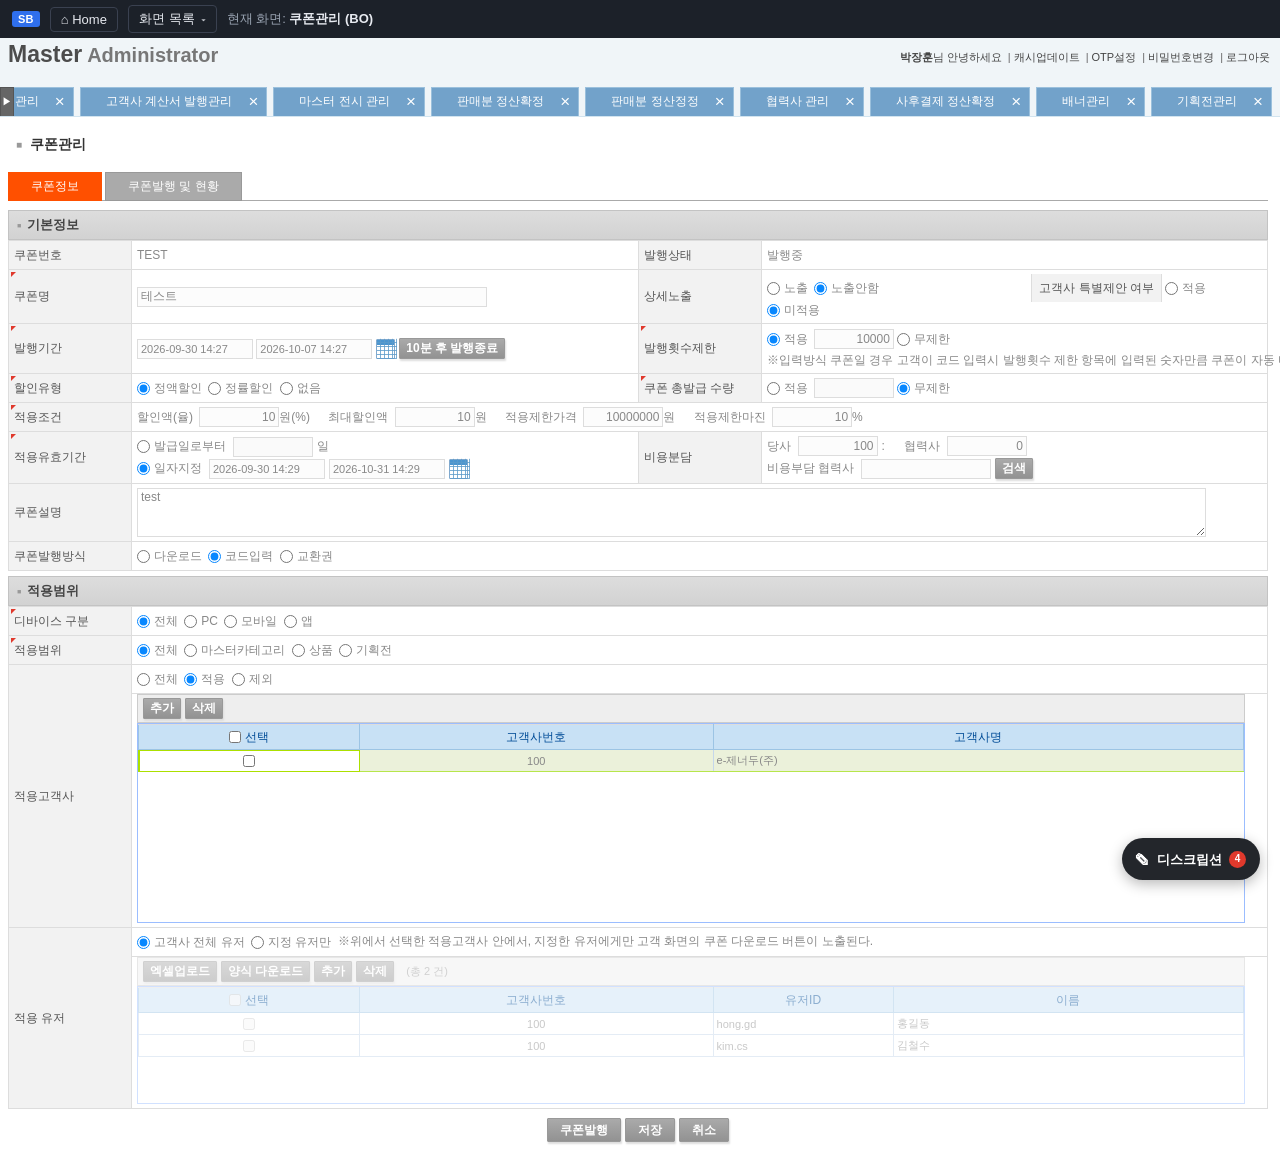
<file: 91888 기획전 쿠폰/screens/쿠폰관리.html>
<!DOCTYPE html>
<html lang="ko">
<head>
<meta charset="UTF-8">
<meta name="viewport" content="width=device-width, initial-scale=1.0">
<title>쿠폰관리 — Master Administrator</title>
<link rel="stylesheet" href="../../_shared/sb-annotate/sb-annotate.css">
<link rel="stylesheet" href="../../_shared/sb-gnb/sb-gnb.css">
<style>
  :root {
    --page-bg: #eef1f4;
    --panel-bg: #ffffff;
    --border: #c7d0db;
    --border-soft: #dde3ea;
    --topbar-border: #dcdfe3;
    --tabbar-bg: #eef2f7;
    --tab-bg: #dceafb;
    --tab-border: #a9cdf2;
    --tab-text: #1c4e86;
    --section-accent: #4472c4;
    --label-bg: #eef3fb;
    --label-text: #24405f;
    --active-tab-bg: #e2531c;
    --inactive-tab-bg: #e4e4e4;
    --required-mark: #e0392c;
    --btn-bg: #f0f0f0;
    --btn-border: #bfc6cd;
    --btn-primary-bg: #3b587e;
    --grid-head-bg: #dce8f8;
    --grid-focus-bg: #eef6d9;
    --focus-accent: #8bc34a;
    --ink: #23262b;
    --sub: #6b7480;
  }
  * { box-sizing: border-box; }
  html, body {
    margin: 0;
    background: var(--page-bg);
    color: var(--ink);
    font-family: "Malgun Gothic", "Apple SD Gothic Neo", -apple-system, sans-serif;
    font-size: 12.5px;
  }
  input, select, textarea, button { font-family: inherit; font-size: 12.5px; }

  /* ── 상단 헤더 ───────────────────────── */
  header.top-bar {
    background: var(--panel-bg);
    border-bottom: 1px solid var(--topbar-border);
    padding: 10px 18px;
    display: flex;
    align-items: baseline;
    justify-content: space-between;
  }
  header.top-bar .brand { font-size: 19px; }
  header.top-bar .brand b { color: #1a1d23; }
  header.top-bar .brand span { color: #8b939c; font-weight: 400; margin-left: 6px; font-size: 15px; }
  header.top-bar nav.user-nav { color: #8b939c; font-size: 12.5px; }
  header.top-bar nav.user-nav b { color: #1a1d23; }
  header.top-bar nav.user-nav a { color: #8b939c; text-decoration: none; }
  header.top-bar nav.user-nav a:hover { text-decoration: underline; }
  header.top-bar nav.user-nav .sep { margin: 0 8px; color: #c6ccd2; }

  /* ── MDI 탭바 ───────────────────────── */
  .tab-bar {
    background: var(--tabbar-bg);
    border-bottom: 1px solid var(--border-soft);
    padding: 6px 10px;
    display: flex;
    align-items: center;
    gap: 6px;
    overflow-x: auto;
  }
  .tab-bar .collapse-btn {
    width: 20px; height: 22px;
    border: 1px solid var(--border);
    background: var(--panel-bg);
    color: #5b6470;
    display: flex; align-items: center; justify-content: center;
    cursor: pointer;
    flex: 0 0 auto;
  }
  .tab-bar .mdi-tab {
    display: inline-flex;
    align-items: center;
    gap: 8px;
    background: var(--tab-bg);
    border: 1px solid var(--tab-border);
    color: var(--tab-text);
    padding: 4px 10px;
    white-space: nowrap;
    cursor: default;
    flex: 0 0 auto;
  }
  .tab-bar .mdi-tab .x {
    cursor: pointer;
    color: #6a89ad;
    font-weight: 700;
  }
  .tab-bar .mdi-tab .x:hover { color: #1c4e86; }
  .tab-bar .mdi-tab.closed { display: none; }

  /* ── 본문 영역 ───────────────────────── */
  main { max-width: 1560px; margin: 0 auto; padding: 14px 18px 60px; }

  .page-title {
    font-size: 15px;
    font-weight: 700;
    padding: 10px 4px 14px;
    display: flex;
    align-items: center;
    gap: 6px;
  }
  .page-title .bullet { color: #1a1d23; }

  .sub-tabs { display: flex; gap: 2px; }
  .sub-tabs button {
    border: none;
    padding: 9px 26px;
    font-size: 13px;
    font-weight: 700;
    cursor: pointer;
    background: var(--inactive-tab-bg);
    color: #444;
  }
  .sub-tabs button.active {
    background: var(--active-tab-bg);
    color: #fff;
  }

  .panel {
    background: var(--panel-bg);
    border: 1px solid var(--border);
    border-top: none;
    padding: 0 0 18px;
  }
  .panel[hidden] { display: none; }

  .section-title {
    display: flex;
    align-items: center;
    gap: 6px;
    font-weight: 700;
    font-size: 13px;
    padding: 8px 12px;
    border-top: 2px solid var(--section-accent);
    border-bottom: 1px solid var(--section-accent);
    margin-top: 18px;
  }
  .section-title .bullet { color: var(--section-accent); font-size: 11px; }
  .section-title:first-of-type { margin-top: 0; }

  table.form-grid {
    width: 100%;
    border-collapse: collapse;
    table-layout: fixed;
  }
  table.form-grid col.lbl { width: 128px; }
  table.form-grid col.val { width: auto; }
  table.form-grid th, table.form-grid td {
    border: 1px solid var(--border);
    border-top: none;
    padding: 7px 10px;
    vertical-align: middle;
    text-align: left;
  }
  table.form-grid tr:first-child th,
  table.form-grid tr:first-child td { border-top: 1px solid var(--border); }

  th.field-label {
    background: var(--label-bg);
    color: var(--label-text);
    font-weight: 700;
    position: relative;
    white-space: nowrap;
  }
  th.field-label::before {
    content: "";
    position: absolute;
    top: 0; left: 0;
    width: 0; height: 0;
    border-top: 6px solid var(--required-mark);
    border-right: 6px solid transparent;
  }
  th.field-label.optional::before { display: none; }

  td.field-value { background: #fff; }
  td.field-value .field-line { display: flex; align-items: center; gap: 6px; flex-wrap: wrap; }
  td.field-value .field-line + .field-line { margin-top: 6px; }
  td.field-value .inline-label { color: var(--sub); margin: 0 4px 0 18px; }
  td.field-value .inline-label:first-child { margin-left: 0; }
  td.field-value .plain-text { color: #333; }
  td.field-value .unit { color: var(--sub); margin-right: 10px; }

  input[type="text"], input[type="number"], textarea {
    border: 1px solid #b7c1cc;
    padding: 3px 6px;
    height: 23px;
    background: #fff;
    color: #23262b;
  }
  input[type="text"]:disabled, input[type="number"]:disabled { background: #f2f3f5; color: #9aa2ab; }
  textarea { height: 52px; width: 100%; resize: vertical; font-family: inherit; }

  input.w-short { width: 60px; }
  input.w-num { width: 110px; }
  input.w-date { width: 128px; }
  input.w-mid { width: 160px; }
  input.w-wide { width: 100%; }

  label.radio { display: inline-flex; align-items: center; gap: 4px; cursor: pointer; white-space: nowrap; }
  label.radio input { cursor: pointer; }

  button.btn {
    border: 1px solid var(--btn-border);
    background: var(--btn-bg);
    padding: 4px 10px;
    cursor: pointer;
    color: #333;
  }
  button.btn:hover { background: #e4e6e9; }
  button.btn.cal { padding: 3px 7px; }
  button.btn.small { padding: 3px 9px; font-size: 12px; }

  .cost-share-row { display: flex; align-items: center; gap: 4px; }

  /* ── 적용고객사 그리드 ───────────────────────── */
  table.data-grid {
    width: 100%;
    border-collapse: collapse;
    margin-top: 4px;
  }
  table.data-grid th {
    background: var(--grid-head-bg);
    border: 1px solid var(--border);
    padding: 6px 8px;
    text-align: center;
    font-weight: 700;
  }
  table.data-grid td {
    border: 1px solid var(--border);
    padding: 6px 8px;
    text-align: center;
  }
  table.data-grid td.name { text-align: left; }
  table.data-grid tr.focused td { background: var(--grid-focus-bg); }
  table.data-grid tr.focused td:first-child { border-left: 3px solid var(--focus-accent); }
  table.data-grid col.sel { width: 60px; }
  table.data-grid col.code { width: 220px; }
  table.data-grid .empty-row td { color: var(--sub); padding: 16px; }

  /* ── 하단 액션 버튼 ───────────────────────── */
  .form-actions {
    display: flex;
    justify-content: center;
    gap: 8px;
    padding: 20px 0 4px;
  }
  .form-actions button {
    min-width: 92px;
    padding: 8px 14px;
    border: 1px solid var(--btn-border);
    background: var(--btn-bg);
    cursor: pointer;
    font-weight: 700;
  }
  .form-actions button.primary {
    background: var(--btn-primary-bg);
    border-color: var(--btn-primary-bg);
    color: #fff;
  }

  /* ── 토스트 ───────────────────────── */
  .toast {
    position: fixed;
    left: 50%;
    bottom: 40px;
    transform: translateX(-50%) translateY(20px);
    background: #23262b;
    color: #fff;
    padding: 10px 20px;
    border-radius: 4px;
    font-size: 13px;
    opacity: 0;
    pointer-events: none;
    transition: opacity .18s ease, transform .18s ease;
    z-index: 200;
  }
  .toast.show { opacity: 1; transform: translateX(-50%) translateY(0); }

  /* ── 팝업 모달 ───────────────────────── */
  .modal-overlay {
    position: fixed; inset: 0;
    background: rgba(20, 24, 30, .35);
    display: flex; align-items: center; justify-content: center;
    z-index: 100;
  }
  .modal-overlay[hidden] { display: none; }
  .modal {
    background: #fff;
    width: 420px;
    max-width: 92vw;
    border: 1px solid #b7c1cc;
    box-shadow: 0 8px 24px rgba(0,0,0,.18);
  }
  .modal-head {
    display: flex; align-items: center; justify-content: space-between;
    background: var(--label-bg);
    padding: 10px 14px;
    border-bottom: 1px solid var(--border);
    font-weight: 700;
  }
  .modal-head .close { cursor: pointer; color: var(--sub); font-weight: 700; }
  .modal-body { padding: 14px; }
  .modal-body .search-row { display: flex; gap: 6px; margin-bottom: 10px; }
  .modal-body .search-row input { flex: 1; }
  .modal-list { border: 1px solid var(--border); max-height: 220px; overflow-y: auto; }
  .modal-list .row {
    display: flex; justify-content: space-between; align-items: center;
    padding: 8px 10px; border-bottom: 1px solid var(--border-soft); cursor: pointer;
  }
  .modal-list .row:last-child { border-bottom: none; }
  .modal-list .row:hover { background: #f5f8fc; }
  .modal-list .row .code { color: var(--sub); }
  .modal-note { color: var(--sub); font-size: 12px; margin-top: 8px; }

  .placeholder-panel {
    padding: 60px 20px;
    text-align: center;
    color: var(--sub);
  }

/* Screenshot reference alignment, 2026-09-30. Desktop AS-IS layout. */
:root { --page-bg:#fff; --border:#ddd; --label-bg:#f2f2f2; --label-text:#555; --ink:#888; --sub:#888; --grid-head-bg:#c8e1f5; --grid-focus-bg:#ebf1da; }
html,body { min-width:1280px; font-family:Dotum,'돋움',Arial,sans-serif; font-size:12px; }
input,select,textarea,button { font-size:12px; }
header.top-bar { height:49px; padding:3px 10px 0 8px; align-items:flex-start; background:#f0f5f8; border:0; }
header.top-bar .brand { font:700 23px Arial,sans-serif; white-space:nowrap; }
header.top-bar .brand b { color:#4c4c4c; }
header.top-bar .brand span { font-size:20px; font-weight:700; color:#777; margin-left:5px; }
header.top-bar nav.user-nav { font-size:11px; color:#444; padding-top:9px; }
header.top-bar nav.user-nav a,header.top-bar nav.user-nav b { color:#444; }
header.top-bar nav.user-nav .sep { margin:0 3px; color:#666; }
.tab-bar { height:30px; padding:0 8px 0 20px; gap:6px; justify-content:flex-end; background:#f0f5f8; overflow:hidden; border-bottom:1px solid #d2e4ef; position:relative; }
.tab-bar .collapse-btn { position:absolute; left:0; top:0; width:14px; height:30px; background:#666; border:1px solid #555; color:white; font-size:10px; }
.tab-bar .mdi-tab { height:30px; gap:16px; padding:0 8px 0 25px; background:#72a2ca; border:1px solid #9bc0dc; color:#fff; font-size:12px; }
.tab-bar .mdi-tab .x { color:white; font-size:17px; font-weight:400; }
main { max-width:none; margin:0; padding:0 12px 16px 8px; }
.page-title { height:55px; padding:0 8px; gap:8px; color:#333; font-size:14px; }
.page-title .bullet { color:#999; font-size:10px; }
.sub-tabs { height:29px; gap:3px; border-bottom:1px solid #aaa; }
.sub-tabs button { height:29px; padding:0 22px; font-size:12px; font-weight:400; color:white; background:#aaa; border:1px solid #999; }
.sub-tabs button.active { background:#ff5000; border-color:#ff5000; }
.panel { border:0; padding:9px 0 0; }
.section-title,.section-title:first-of-type { height:30px; padding:0 8px; margin-top:5px; border:1px solid #c3c3c3; background:linear-gradient(#ddd,#d2d2d2); font-size:13px; color:#444; gap:6px; }
.section-title:first-of-type { margin-top:0; }
.section-title .bullet { color:#999; font-size:7px; }
table.form-grid col.lbl { width:123px; }
table.form-grid col.val { width:auto; }
table.form-grid col.val:nth-child(2) { width:calc(35% - 123px); }
table.form-grid th,table.form-grid td { padding:4px 5px; height:29px; border-color:#ddd; }
th.field-label { font-weight:400; }
th.field-label::before { top:2px; left:2px; border-top-width:5px; border-right-width:5px; }
td.field-value .plain-text { color:#888; }
td.field-value .field-line { gap:4px; flex-wrap:nowrap; }
td.field-value .field-line + .field-line { margin-top:2px; }
td.field-value .inline-label { margin:0 3px 0 10px; }
td.field-value .unit { margin-right:5px; }
input[type=text],input[type=number],textarea { border:1px solid #ddd; color:#888; background:#fcfcfc; height:20px; padding:1px 3px; border-radius:0; }
input[type=text]:disabled,input[type=number]:disabled { background:#fafafa; color:#999; }
input.w-wide { width:350px; max-width:100%; }
input.w-short,input.w-num { width:80px; text-align:right; }
input.w-date { width:116px; font-size:11px; }
input.w-mid { width:130px; }
textarea { height:49px; width:95%; background:#fff; vertical-align:middle; }
input[type=radio],input[type=checkbox] { width:13px; height:13px; margin:0 4px 0 0; vertical-align:middle; accent-color:#0787ff; }
label.radio { gap:0; margin-right:3px; font-weight:400; vertical-align:middle; }
button.btn,button.btn.small,.form-actions button,.form-actions button.primary { height:21px; min-width:0; padding:1px 6px; background:linear-gradient(#aaa,#929292); border:1px solid #999; border-radius:1px; color:#fff; font-size:12px; font-weight:700; box-shadow:1px 2px 2px #ddd; }
button.btn.cal { width:19px; height:20px; padding:0; background:linear-gradient(#4b95cf 0 5px,#fff 5px); color:#5c9bca; border:1px solid #80a9ce; box-shadow:none; font:20px/18px Arial; }
#couponForm > .form-grid:first-of-type tr:nth-child(3) { height:50px; }
#couponForm > .form-grid:first-of-type tr:nth-child(3) > td:first-of-type .field-line { display:inline-flex; vertical-align:middle; margin:0; }
#couponForm > .form-grid:first-of-type tr:nth-child(2) > td:last-child { position:relative; padding-right:0; }
.special-offer-label { display:inline-flex; height:28px; align-items:center; background:#f2f2f2; border-left:1px solid #ddd; border-right:1px solid #ddd; padding:0 7px; margin-left:calc(50% - 104px); color:#555; }
.issue-limit-note { margin-top:3px; line-height:17px; white-space:nowrap; font-size:12px; }
.company-toolbar { display:flex; align-items:center; height:29px; gap:4px; padding:3px 5px; background:#eee; border:1px solid #ccc; }
#companyGridWrap { padding:0 22px 4px 5px; height:auto; }
.company-grid-viewport { min-height:200px; height:calc(100vh - 704px); border:1px solid #9bbdff; overflow:auto; background:white; }
table.data-grid { margin:0; table-layout:fixed; }
table.data-grid col.sel { width:20%; }
table.data-grid col.code { width:32%; }
table.data-grid th { height:25px; padding:3px; font-weight:400; color:#004c97; border:1px solid #9cc4e4; border-top:0; }
table.data-grid td { height:22px; padding:3px; border-color:#c5d7eb; font-size:11px; }
table.data-grid tr.focused td { border-top:1px solid #b7e64b; border-bottom:1px solid #b7e64b; }
table.data-grid tr.focused td:first-child { background:#fff; border:1px solid #ace000; outline:1px solid #ace000; outline-offset:-1px; }
table.data-grid input[type=checkbox] { width:12px; height:12px; margin:0; }
.form-actions { padding:9px 0 0; gap:4px; }
.form-actions button,.form-actions button.primary { height:24px; padding:2px 12px; }

/* ── 기획전(91888 TO-BE) ───────────────────────── */
#eventScopeRow[hidden], #eventCouponDisplayRow[hidden] { display: none; }
.user-grid-viewport { height: 118px; border: 1px solid #9bbdff; overflow: auto; background: #fff; }
#userGridWrap { padding: 0 22px 4px 5px; }
#userGridWrap.off { opacity: .45; }
.event-limit-note { color: #999; font-size: 11px; margin-left: 8px; }
.modal-list .row.disabled { color: #aaa; cursor: not-allowed; background: #f7f7f7; }
.modal-list .row.disabled:hover { background: #f7f7f7; }
.modal-list .row .count { font-size: 11px; }
.modal-list .row .count.full { color: #c0392b; font-weight: 700; }

.coupon-preview-card {
  display: inline-flex;
  align-items: center;
  gap: 8px;
  min-width: 180px;
  padding: 8px 14px;
  border-radius: 6px;
  background: #2f6fed;
  color: #fff;
  font-family: "Malgun Gothic", sans-serif;
  box-shadow: 0 2px 6px rgba(0,0,0,.15);
  position: relative;
}
.coupon-preview-card::before {
  content: "";
  position: absolute;
  left: -6px; top: 50%;
  width: 12px; height: 12px;
  background: #fff;
  border-radius: 50%;
  transform: translateY(-50%);
}
.coupon-preview-badge {
  flex: 0 0 auto;
  font-size: 18px;
  font-weight: 800;
}
.coupon-preview-text { display: flex; flex-direction: column; line-height: 1.35; }
.coupon-preview-text b { font-size: 13px; }
.coupon-preview-text small { font-size: 11.5px; opacity: .92; }
input[type="color"] { width: 36px; height: 23px; padding: 1px; border: 1px solid #b7c1cc; cursor: pointer; vertical-align: middle; }

</style>
</head>
<body>

<header class="top-bar">
  <div class="brand"><b>Master</b><span>Administrator</span></div>
  <nav class="user-nav">
    <b>박장훈</b>님 안녕하세요
    <span class="sep">|</span><a href="#">캐시업데이트</a>
    <span class="sep">|</span><a href="#">OTP설정</a>
    <span class="sep">|</span><a href="#">비밀번호변경</a>
    <span class="sep">|</span><a href="#">로그아웃</a>
  </nav>
</header>

<div class="tab-bar" id="mdiTabBar">
  <button class="collapse-btn" id="collapseBtn" type="button">▶</button>
  <div class="mdi-tab"><span>고객사 관리</span><span class="x">×</span></div>
  <div class="mdi-tab"><span>고객사 계산서 발행관리</span><span class="x">×</span></div>
  <div class="mdi-tab"><span>마스터 전시 관리</span><span class="x">×</span></div>
  <div class="mdi-tab"><span>판매분 정산확정</span><span class="x">×</span></div>
  <div class="mdi-tab"><span>판매분 정산정정</span><span class="x">×</span></div>
  <div class="mdi-tab"><span>협력사 관리</span><span class="x">×</span></div>
  <div class="mdi-tab"><span>사후결제 정산확정</span><span class="x">×</span></div>
  <div class="mdi-tab"><span>배너관리</span><span class="x">×</span></div>
  <div class="mdi-tab"><span>기획전관리</span><span class="x">×</span></div>
</div>

<main>
  <div class="page-title"><span class="bullet">■</span> 쿠폰관리</div>

  <div class="sub-tabs">
    <button type="button" class="active" data-panel="panel-info">쿠폰정보</button>
    <button type="button" data-panel="panel-status">쿠폰발행 및 현황</button>
  </div>

  <!-- ───────── 쿠폰정보 ───────── -->
  <div class="panel" id="panel-info">
    <form id="couponForm">

      <div class="section-title"><span class="bullet">■</span> 기본정보</div>
      <table class="form-grid">
        <colgroup><col class="lbl"><col class="val"><col class="lbl"><col class="val"></colgroup>
        <tbody>
          <tr>
            <th class="field-label optional">쿠폰번호</th>
            <td class="field-value"><span class="plain-text">TEST</span></td>
            <th class="field-label optional">발행상태</th>
            <td class="field-value"><span class="plain-text">발행중</span></td>
          </tr>
          <tr>
            <th class="field-label">쿠폰명</th>
            <td class="field-value"><input type="text" class="w-wide" id="couponNameInput" value="테스트"></td>
            <th class="field-label optional">상세노출</th>
            <td class="field-value">
              <label class="radio"><input type="radio" name="expose">노출</label>
              <label class="radio"><input type="radio" name="expose" checked>노출안함</label>
              <span class="special-offer-label">고객사 특별제안 여부</span>
              <label class="radio"><input type="radio" name="specialOffer">적용</label>
              <label class="radio"><input type="radio" name="specialOffer" checked>미적용</label>
            </td>
          </tr>
          <tr>
            <th class="field-label">발행기간</th>
            <td class="field-value">
              <div class="field-line">
                <input type="text" class="w-date" id="issueStart" value="2026-09-30 14:27">
              </div>
              <div class="field-line">
                <input type="text" class="w-date" id="issueEnd" value="2026-10-07 14:27">
                <button type="button" class="btn cal" data-pair="issueEnd" aria-label="날짜 선택" title="날짜 선택"><span aria-hidden="true">▦</span></button>
                <button type="button" class="btn small" id="tenMinBtn">10분 후 발행종료</button>
              </div>
            </td>
            <th class="field-label">발행횟수제한</th>
            <td class="field-value">
              <label class="radio"><input type="radio" name="issueLimit" id="issueLimitOn" checked>적용</label>
              <input type="text" class="w-num" id="issueLimitCount" value="10000">
              <label class="radio"><input type="radio" name="issueLimit" id="issueLimitOff">무제한</label>
              <div class="issue-limit-note">※입력방식 쿠폰일 경우 고객이 코드 입력시 발행횟수 제한 항목에 입력된 숫자만큼 쿠폰이 자동 다운로드됨. 또한 입력방식은 ID당 1회만 입력가능함.</div>
            </td>
          </tr>
          <tr>
            <th class="field-label">할인유형</th>
            <td class="field-value">
              <label class="radio"><input type="radio" name="discountType" checked>정액할인</label>
              <label class="radio"><input type="radio" name="discountType">정률할인</label>
              <label class="radio"><input type="radio" name="discountType">없음</label>
            </td>
            <th class="field-label">쿠폰 총발급 수량</th>
            <td class="field-value">
              <label class="radio"><input type="radio" name="totalQty" id="totalQtyOn">적용</label>
              <input type="text" class="w-num" id="totalQtyCount" disabled>
              <label class="radio"><input type="radio" name="totalQty" id="totalQtyOff" checked>무제한</label>
            </td>
          </tr>
          <tr>
            <th class="field-label">적용조건</th>
            <td class="field-value" colspan="3">
              <span class="inline-label" style="margin-left:0">할인액(율)</span>
              <input type="text" class="w-short" value="10"><span class="unit">원(%)</span>
              <span class="inline-label">최대할인액</span>
              <input type="text" class="w-short" value="10"><span class="unit">원</span>
              <span class="inline-label">적용제한가격</span>
              <input type="text" class="w-num" value="10000000"><span class="unit">원</span>
              <span class="inline-label">적용제한마진</span>
              <input type="text" class="w-short" value="10"><span class="unit">%</span>
            </td>
          </tr>
          <tr>
            <th class="field-label">적용유효기간</th>
            <td class="field-value">
              <div class="field-line">
                <label class="radio"><input type="radio" name="validPeriod" id="validFromIssue">발급일로부터</label>
                <input type="text" class="w-short" id="validFromIssueDays" disabled> <span class="unit">일</span>
              </div>
              <div class="field-line">
                <label class="radio"><input type="radio" name="validPeriod" id="validFixed" checked>일자지정</label>
                <input type="text" class="w-date" id="validStart" value="2026-09-30 14:29">
                
                <input type="text" class="w-date" id="validEnd" value="2026-10-31 14:29">
                <button type="button" class="btn cal" data-pair="validEnd" aria-label="날짜 선택" title="날짜 선택"><span aria-hidden="true">▦</span></button>
              </div>
            </td>
            <th class="field-label optional">비용분담</th>
            <td class="field-value">
              <div class="field-line cost-share-row">
                <span class="inline-label" style="margin-left:0">당사</span>
                <input type="text" class="w-short" id="costUs" value="100">
                <span class="unit">:</span>
                <span class="inline-label">협력사</span>
                <input type="text" class="w-short" id="costPartner" value="0">
              </div>
              <div class="field-line">
                <span class="inline-label" style="margin-left:0">비용부담 협력사</span>
                <input type="text" class="w-mid" id="costPartnerName" readonly>
                <button type="button" class="btn small" id="partnerSearchBtn">검색</button>
              </div>
            </td>
          </tr>
          <tr>
            <th class="field-label optional">쿠폰설명</th>
            <td class="field-value" colspan="3"><textarea>test</textarea></td>
          </tr>
          <tr>
            <th class="field-label optional">쿠폰발행방식</th>
            <td class="field-value" colspan="3">
              <label class="radio"><input type="radio" name="issueMethod">다운로드</label>
              <label class="radio"><input type="radio" name="issueMethod" checked>코드입력</label>
              <label class="radio"><input type="radio" name="issueMethod">교환권</label>
            </td>
          </tr>
        </tbody>
      </table>

      <div class="section-title" id="scopeSectionTitle"><span class="bullet">■</span> 적용범위</div>
      <table class="form-grid">
        <colgroup><col class="lbl"><col class="val"><col class="lbl"><col class="val"></colgroup>
        <tbody>
          <tr>
            <th class="field-label">디바이스 구분</th>
            <td class="field-value" colspan="3">
              <label class="radio"><input type="radio" name="device" checked>전체</label>
              <label class="radio"><input type="radio" name="device">PC</label>
              <label class="radio"><input type="radio" name="device">모바일</label>
              <label class="radio"><input type="radio" name="device">앱</label>
            </td>
          </tr>
          <tr>
            <th class="field-label">적용범위</th>
            <td class="field-value" colspan="3">
              <label class="radio"><input type="radio" name="scope" id="scopeAll" checked>전체</label>
              <label class="radio"><input type="radio" name="scope" id="scopeCategory">마스터카테고리</label>
              <label class="radio"><input type="radio" name="scope" id="scopeProduct">상품</label>
              <label class="radio"><input type="radio" name="scope" id="scopeEvent">기획전</label>
            </td>
          </tr>
          <tr id="eventScopeRow" hidden>
            <th class="field-label" id="eventScopeLabel">적용 기획전</th>
            <td class="field-value" colspan="3">
              <span class="company-toolbar">
                <button type="button" class="btn small" id="addEventBtn">추가</button>
                <button type="button" class="btn small" id="delEventBtn">삭제</button>
                <span class="event-limit-note">쿠폰은 기획전 1개에만 적용할 수 있습니다.</span>
              </span>
              <table class="data-grid">
                <colgroup><col class="sel"><col class="code"><col></colgroup>
                <thead>
                  <tr><th>선택</th><th>기획전코드</th><th>기획전명 (등록된 쿠폰)</th></tr>
                </thead>
                <tbody id="eventGridBody">
                  <tr class="empty-row"><td colspan="3">선택된 기획전이 없습니다. [추가]로 선택하세요.</td></tr>
                </tbody>
              </table>
            </td>
          </tr>
          <tr id="eventCouponDisplayRow" hidden>
            <th class="field-label" id="eventDisplayLabel">기획전 노출 정보</th>
            <td class="field-value" colspan="3">
              <div class="field-line">
                <span class="inline-label" style="margin-left:0">타이틀</span>
                <input type="text" class="w-mid" id="eventCouponTitle" value="첫 구매 쿠폰" maxlength="14">
                <span class="unit">14자</span>
                <span class="inline-label">쿠폰정보 문구</span>
                <input type="text" class="w-mid" id="eventCouponInfo" value="10% 할인" maxlength="20">
                <span class="unit">20자</span>
              </div>
              <div class="field-line">
                <span class="issue-limit-note">※고객 화면에서 타이틀·문구는 각각 1줄로 노출되며, 길면 말줄임(…) 처리된다.</span>
              </div>
              <div class="field-line">
                <span class="inline-label" style="margin-left:0">배경색상</span>
                <input type="color" id="eventBgColor" value="#2f6fed">
                <span class="inline-label">텍스트색상</span>
                <input type="color" id="eventTextColor" value="#ffffff">
                <span class="unit">현업에서 직접 입력·조정한다.</span>
              </div>
              <div class="field-line">
                <span class="inline-label" style="margin-left:0">미리보기</span>
                <div class="coupon-preview-card" id="couponPreviewCard">
                  <span class="coupon-preview-badge">%</span>
                  <span class="coupon-preview-text">
                    <b id="previewTitle">첫 구매 쿠폰</b>
                    <small id="previewInfo">10% 할인</small>
                  </span>
                </div>
              </div>
            </td>
          </tr>
          <tr>
            <th class="field-label optional" rowspan="2">적용고객사</th>
            <td class="field-value" colspan="3">
              <label class="radio"><input type="radio" name="companyScope" id="companyAll">전체</label>
              <label class="radio"><input type="radio" name="companyScope" id="companyInclude" checked>적용</label>
              <label class="radio"><input type="radio" name="companyScope" id="companyExclude">제외</label>
              
            </td>
          </tr>
          <tr>
            <td class="field-value" colspan="3" id="companyGridWrap">
              <span class="company-toolbar">
                <button type="button" class="btn small" id="addCompanyBtn">추가</button>
                <button type="button" class="btn small" id="delCompanyBtn">삭제</button>
              </span>
              <div class="company-grid-viewport"><table class="data-grid">
                <colgroup><col class="sel"><col class="code"><col></colgroup>
                <thead>
                  <tr><th><input type="checkbox" id="selectAllCompanies" aria-label="고객사 전체 선택"> 선택</th><th>고객사번호</th><th>고객사명</th></tr>
                </thead>
                <tbody id="companyGridBody">
                  <tr class="focused">
                    <td><input type="checkbox"></td>
                    <td>100</td>
                    <td class="name">e-제너두(주)</td>
                  </tr>
                </tbody>
              </table></div>
            </td>
          </tr>
          <tr>
            <th class="field-label optional" rowspan="2">적용 유저</th>
            <td class="field-value" colspan="3">
              <label class="radio"><input type="radio" name="userScope" id="userAll" checked>고객사 전체 유저</label>
              <label class="radio"><input type="radio" name="userScope" id="userSelected">지정 유저만</label>
              <span class="issue-limit-note" id="userScopeNote">※위에서 선택한 적용고객사 안에서, 지정한 유저에게만 고객 화면의 쿠폰 다운로드 버튼이 노출된다.</span>
            </td>
          </tr>
          <tr>
            <td class="field-value" colspan="3" id="userGridWrap">
              <span class="company-toolbar">
                <button type="button" class="btn small" id="uploadUserBtn">엑셀업로드</button>
                <button type="button" class="btn small" id="formUserBtn">양식 다운로드</button>
                <button type="button" class="btn small" id="addUserBtn">추가</button>
                <button type="button" class="btn small" id="delUserBtn">삭제</button>
                <span class="event-limit-note" id="userCount">(총 2 건)</span>
              </span>
              <div class="user-grid-viewport"><table class="data-grid">
                <colgroup><col class="sel"><col class="code"><col style="width:180px"><col></colgroup>
                <thead>
                  <tr><th><input type="checkbox" id="selectAllUsers" aria-label="유저 전체 선택"> 선택</th><th>고객사번호</th><th>유저ID</th><th>이름</th></tr>
                </thead>
                <tbody id="userGridBody">
                  <tr>
                    <td><input type="checkbox"></td>
                    <td>100</td>
                    <td class="name">hong.gd</td>
                    <td class="name">홍길동</td>
                  </tr>
                  <tr>
                    <td><input type="checkbox"></td>
                    <td>100</td>
                    <td class="name">kim.cs</td>
                    <td class="name">김철수</td>
                  </tr>
                </tbody>
              </table></div>
            </td>
          </tr>
        </tbody>
      </table>

      <div class="form-actions">
        <button type="button" class="primary" id="issueBtn">쿠폰발행</button>
        <button type="button" id="saveBtn">저장</button>
        <button type="button" id="cancelBtn">취소</button>
      </div>
    </form>
  </div>

  <!-- ───────── 쿠폰발행 및 현황 (자리표시자) ───────── -->
  <div class="panel" id="panel-status" hidden>
    <div class="placeholder-panel">
      발행 현황 화면은 원본 스크린샷에 없어 별도 설계가 필요하다.<br>
      (쿠폰코드별 발급/사용 내역 목록 등이 들어갈 자리)
    </div>
  </div>
</main>

<div class="toast" id="toast"></div>

<div class="modal-overlay" id="companyModal" hidden>
  <div class="modal">
    <div class="modal-head"><span>고객사 검색</span><span class="close" data-close="companyModal">×</span></div>
    <div class="modal-body">
      <div class="search-row">
        <input type="text" placeholder="고객사명 또는 고객사번호">
        <button type="button" class="btn small">검색</button>
      </div>
      <div class="modal-list" id="companyModalList">
        <div class="row" data-code="101" data-name="한국문화진흥"><span>한국문화진흥</span><span class="code">101</span></div>
        <div class="row" data-code="102" data-name="티오더"><span>티오더</span><span class="code">102</span></div>
        <div class="row" data-code="103" data-name="보령LNG터미널"><span>보령LNG터미널</span><span class="code">103</span></div>
        <div class="row" data-code="104" data-name="코난"><span>코난</span><span class="code">104</span></div>
      </div>
      <div class="modal-note">행을 클릭하면 적용고객사 목록에 추가된다. (데모 목록)</div>
    </div>
  </div>
</div>

<div class="modal-overlay" id="partnerModal" hidden>
  <div class="modal">
    <div class="modal-head"><span>협력사 검색</span><span class="close" data-close="partnerModal">×</span></div>
    <div class="modal-body">
      <div class="search-row">
        <input type="text" placeholder="협력사명 또는 협력사코드">
        <button type="button" class="btn small">검색</button>
      </div>
      <div class="modal-list" id="partnerModalList">
        <div class="row" data-name="소프트그라운드"><span>소프트그라운드</span><span class="code">P-01</span></div>
        <div class="row" data-name="코난"><span>코난</span><span class="code">P-02</span></div>
      </div>
      <div class="modal-note">행을 클릭하면 비용부담 협력사에 채워진다. (데모 목록)</div>
    </div>
  </div>
</div>

<div class="modal-overlay" id="eventModal" hidden>
  <div class="modal">
    <div class="modal-head"><span>기획전 선택</span><span class="close" data-close="eventModal">×</span></div>
    <div class="modal-body">
      <div class="search-row">
        <input type="text" placeholder="기획전명 검색">
        <button type="button" class="btn small">검색</button>
      </div>
      <div class="modal-list" id="eventModalList">
        <div class="row" data-code="D45084" data-name="26년 10월 빅브랜드전" data-count="3"><span>26년 10월 빅브랜드전</span><span class="code count">쿠폰 3/6개</span></div>
        <div class="row" data-code="D45091" data-name="신규 입점 기획전" data-count="1"><span>신규 입점 기획전</span><span class="code count">쿠폰 1/6개</span></div>
        <div class="row disabled" data-code="D45077" data-name="추석 특가전" data-count="6"><span>추석 특가전</span><span class="code count full">쿠폰 6/6개 (초과)</span></div>
      </div>
      <div class="modal-note">쿠폰은 기획전 1개에만 적용할 수 있고, 기획전 하나에는 쿠폰이 최대 6개까지 적용된다(요구사항 1). 6/6인 기획전은 선택할 수 없다. (데모 목록)</div>
    </div>
  </div>
</div>

<script>
(function () {
  // 서브탭 전환
  document.querySelectorAll('.sub-tabs button').forEach(function (btn) {
    btn.addEventListener('click', function () {
      document.querySelectorAll('.sub-tabs button').forEach(function (b) { b.classList.remove('active'); });
      btn.classList.add('active');
      document.querySelectorAll('main > .panel').forEach(function (p) { p.hidden = true; });
      document.getElementById(btn.dataset.panel).hidden = false;
    });
  });

  // 상단 MDI 탭 닫기
  document.querySelectorAll('.mdi-tab .x').forEach(function (x) {
    x.addEventListener('click', function () { x.closest('.mdi-tab').classList.add('closed'); });
  });
  document.getElementById('collapseBtn').addEventListener('click', function () {
    this.textContent = this.textContent === '▶' ? '◀' : '▶';
  });

  // 라디오에 딸린 입력 필드 활성/비활성
  function bindToggle(onEl, offEl, targetEl) {
    function sync() { targetEl.disabled = !onEl.checked; }
    onEl.addEventListener('change', sync);
    offEl.addEventListener('change', sync);
    sync();
  }
  bindToggle(document.getElementById('issueLimitOn'), document.getElementById('issueLimitOff'), document.getElementById('issueLimitCount'));
  bindToggle(document.getElementById('totalQtyOn'), document.getElementById('totalQtyOff'), document.getElementById('totalQtyCount'));

  var validFromIssue = document.getElementById('validFromIssue');
  var validFixed = document.getElementById('validFixed');
  var validFromDays = document.getElementById('validFromIssueDays');
  var validStart = document.getElementById('validStart');
  var validEnd = document.getElementById('validEnd');
  function syncValidPeriod() {
    validFromDays.disabled = !validFromIssue.checked;
    validStart.disabled = !validFixed.checked;
    validEnd.disabled = !validFixed.checked;
  }
  validFromIssue.addEventListener('change', syncValidPeriod);
  validFixed.addEventListener('change', syncValidPeriod);
  syncValidPeriod();

  // 적용고객사: 전체/적용/제외에 따라 그리드 노출
  var companyAll = document.getElementById('companyAll');
  var companyInclude = document.getElementById('companyInclude');
  var companyExclude = document.getElementById('companyExclude');
  var companyGridWrap = document.getElementById('companyGridWrap');
  var addCompanyBtn = document.getElementById('addCompanyBtn');
  var delCompanyBtn = document.getElementById('delCompanyBtn');
  function syncCompanyScope() {
    var show = !companyAll.checked;
    companyGridWrap.style.display = show ? '' : 'none';
    addCompanyBtn.disabled = !show;
    delCompanyBtn.disabled = !show;
  }
  [companyAll, companyInclude, companyExclude].forEach(function (r) { r.addEventListener('change', syncCompanyScope); });
  syncCompanyScope();

  // 적용범위 "기획전" 선택 시 관련 행 노출 (요구사항 1)
  var scopeRadios = document.querySelectorAll('input[name="scope"]');
  var scopeEvent = document.getElementById('scopeEvent');
  var eventScopeRow = document.getElementById('eventScopeRow');
  var eventCouponDisplayRow = document.getElementById('eventCouponDisplayRow');
  function syncScopeEvent() {
    var show = scopeEvent.checked;
    eventScopeRow.hidden = !show;
    eventCouponDisplayRow.hidden = !show;
  }
  scopeRadios.forEach(function (r) { r.addEventListener('change', syncScopeEvent); });
  syncScopeEvent();

  // 기획전 추가/삭제 — 쿠폰 1개당 기획전 1개만 (요구사항 1)
  var eventGridBody = document.getElementById('eventGridBody');
  var addEventBtn = document.getElementById('addEventBtn');
  var delEventBtn = document.getElementById('delEventBtn');
  var emptyEventRowHtml = '<tr class="empty-row"><td colspan="3">선택된 기획전이 없습니다. [추가]로 선택하세요.</td></tr>';
  addEventBtn.addEventListener('click', function () { openModal('eventModal'); });
  document.getElementById('eventModalList').addEventListener('click', function (e) {
    var row = e.target.closest('.row');
    if (!row) return;
    if (row.classList.contains('disabled')) { showToast('이미 쿠폰 6개가 모두 채워진 기획전입니다'); return; }
    eventGridBody.innerHTML =
      '<tr class="focused"><td><input type="checkbox"></td><td>' + row.dataset.code + '</td><td class="name">' +
      row.dataset.name + ' (' + row.dataset.count + '/6)</td></tr>';
    closeModal('eventModal');
    showToast(row.dataset.name + ' 적용됨 (기획전은 1개만 선택 가능해 기존 선택을 대체)');
  });
  delEventBtn.addEventListener('click', function () {
    if (eventGridBody.querySelector('.empty-row')) { showToast('삭제할 기획전이 없습니다'); return; }
    if (!confirm('선택된 기획전을 삭제할까요?')) return;
    eventGridBody.innerHTML = emptyEventRowHtml;
  });

  // 기획전 노출 쿠폰 정보 미리보기 (요구사항 7)
  var eventCouponTitle = document.getElementById('eventCouponTitle');
  var eventCouponInfo = document.getElementById('eventCouponInfo');
  var eventBgColor = document.getElementById('eventBgColor');
  var eventTextColor = document.getElementById('eventTextColor');
  var couponPreviewCard = document.getElementById('couponPreviewCard');
  var previewTitle = document.getElementById('previewTitle');
  var previewInfo = document.getElementById('previewInfo');
  function syncCouponPreview() {
    previewTitle.textContent = eventCouponTitle.value || '(타이틀 없음)';
    previewInfo.textContent = eventCouponInfo.value || '';
    couponPreviewCard.style.background = eventBgColor.value;
    couponPreviewCard.style.color = eventTextColor.value;
  }
  [eventCouponTitle, eventCouponInfo].forEach(function (el) { el.addEventListener('input', syncCouponPreview); });
  [eventBgColor, eventTextColor].forEach(function (el) { el.addEventListener('input', syncCouponPreview); });
  syncCouponPreview();

  // 적용 유저 — "지정 유저만"일 때만 유저 목록 편집 가능 (요구사항 5)
  var userGridWrap = document.getElementById('userGridWrap');
  var userGridBody = document.getElementById('userGridBody');
  var userCount = document.getElementById('userCount');
  function syncUserScope() {
    var off = document.getElementById('userAll').checked;
    userGridWrap.classList.toggle('off', off);
    userGridWrap.querySelectorAll('button, input').forEach(function (el) { el.disabled = off; });
  }
  document.querySelectorAll('input[name="userScope"]').forEach(function (r) {
    r.addEventListener('change', syncUserScope);
  });
  syncUserScope();

  function refreshUserCount() {
    userCount.textContent = '(총 ' + userGridBody.querySelectorAll('tr').length + ' 건)';
  }
  document.getElementById('selectAllUsers').addEventListener('change', function () {
    var on = this.checked;
    userGridBody.querySelectorAll('input[type="checkbox"]').forEach(function (c) { c.checked = on; });
  });
  document.getElementById('delUserBtn').addEventListener('click', function () {
    var checked = userGridBody.querySelectorAll('input[type="checkbox"]:checked');
    if (!checked.length) { showToast('삭제할 유저를 선택하세요'); return; }
    if (!confirm('선택한 유저를 적용 대상에서 삭제할까요?')) return;
    checked.forEach(function (c) { c.closest('tr').remove(); });
    refreshUserCount();
  });
  document.getElementById('addUserBtn').addEventListener('click', function () {
    showToast('유저 검색 팝업 — 적용고객사에 속한 유저만 조회된다');
  });
  document.getElementById('uploadUserBtn').addEventListener('click', function () {
    showToast('엑셀업로드 — 고객사번호·유저ID 기준으로 일괄 등록');
  });
  document.getElementById('formUserBtn').addEventListener('click', function () {
    showToast('업로드 양식을 내려받는다');
  });

  // 날짜 "10분 후 발행종료"
  document.getElementById('tenMinBtn').addEventListener('click', function () {
    var start = parseDateTime(document.getElementById('issueStart').value);
    var base = start || new Date();
    var end = new Date(base.getTime() + 10 * 60000);
    document.getElementById('issueEnd').value = formatDateTime(end);
  });

  function pad(n) { return (n < 10 ? '0' : '') + n; }
  function formatDateTime(d) {
    return d.getFullYear() + '-' + pad(d.getMonth() + 1) + '-' + pad(d.getDate()) + ' ' + pad(d.getHours()) + ':' + pad(d.getMinutes());
  }
  function parseDateTime(s) {
    var m = /^(\d{4})-(\d{2})-(\d{2}) (\d{2}):(\d{2})$/.exec((s || '').trim());
    if (!m) return null;
    return new Date(+m[1], +m[2] - 1, +m[3], +m[4], +m[5]);
  }

  // 달력 아이콘: 숨은 datetime-local 로 값 입력받아 텍스트 필드에 반영
  document.querySelectorAll('button.cal').forEach(function (btn) {
    var target = document.getElementById(btn.dataset.pair);
    var hidden = document.createElement('input');
    hidden.type = 'datetime-local';
    hidden.style.position = 'absolute';
    hidden.style.opacity = '0';
    hidden.style.width = '1px';
    hidden.style.height = '1px';
    hidden.style.pointerEvents = 'none';
    btn.parentNode.appendChild(hidden);
    btn.addEventListener('click', function () {
      var d = parseDateTime(target.value);
      if (d) hidden.value = formatDateTime(d).replace(' ', 'T');
      if (hidden.showPicker) { try { hidden.showPicker(); } catch (e) { hidden.click(); } }
      else { hidden.click(); }
    });
    hidden.addEventListener('change', function () {
      if (!hidden.value) return;
      var d = new Date(hidden.value);
      target.value = formatDateTime(d);
    });
  });

  // 모달 공통
  function openModal(id) { document.getElementById(id).hidden = false; }
  function closeModal(id) { document.getElementById(id).hidden = true; }
  document.querySelectorAll('[data-close]').forEach(function (el) {
    el.addEventListener('click', function () { closeModal(el.dataset.close); });
  });
  document.querySelectorAll('.modal-overlay').forEach(function (ov) {
    ov.addEventListener('click', function (e) { if (e.target === ov) closeModal(ov.id); });
  });

  // 적용고객사 전체 선택
  document.getElementById('selectAllCompanies').addEventListener('change', function () {
    var selected = this.checked;
    document.querySelectorAll('#companyGridBody input[type="checkbox"]').forEach(function (cb) { cb.checked = selected; });
  });
  document.getElementById('companyGridBody').addEventListener('change', function () {
    var boxes = Array.from(this.querySelectorAll('input[type="checkbox"]'));
    var all = document.getElementById('selectAllCompanies');
    all.checked = boxes.length > 0 && boxes.every(function (cb) { return cb.checked; });
    all.indeterminate = boxes.some(function (cb) { return cb.checked; }) && !all.checked;
  });
  // 적용고객사 추가/삭제
  addCompanyBtn.addEventListener('click', function () { openModal('companyModal'); });
  document.getElementById('companyModalList').addEventListener('click', function (e) {
    var row = e.target.closest('.row');
    if (!row) return;
    var tbody = document.getElementById('companyGridBody');
    var exists = Array.prototype.some.call(tbody.querySelectorAll('td:nth-child(2)'), function (td) { return td.textContent === row.dataset.code; });
    if (!exists) {
      var tr = document.createElement('tr');
      tr.innerHTML = '<td><input type="checkbox"></td><td>' + row.dataset.code + '</td><td class="name">' + row.dataset.name + '</td>';
      tbody.appendChild(tr);
    }
    closeModal('companyModal');
    showToast(row.dataset.name + ' 추가됨');
  });
  delCompanyBtn.addEventListener('click', function () {
    var tbody = document.getElementById('companyGridBody');
    var checked = tbody.querySelectorAll('input[type="checkbox"]:checked');
    if (!checked.length) { showToast('삭제할 행을 선택하세요'); return; }
    if (!confirm(checked.length + '건을 목록에서 삭제할까요?')) return;
    checked.forEach(function (cb) { cb.closest('tr').remove(); });
  });

  // 비용부담 협력사 검색
  document.getElementById('partnerSearchBtn').addEventListener('click', function () { openModal('partnerModal'); });
  document.getElementById('partnerModalList').addEventListener('click', function (e) {
    var row = e.target.closest('.row');
    if (!row) return;
    document.getElementById('costPartnerName').value = row.dataset.name;
    closeModal('partnerModal');
  });

  // 저장/취소/발행
  var toast = document.getElementById('toast');
  var toastTimer;
  function showToast(msg) {
    toast.textContent = msg;
    toast.classList.add('show');
    clearTimeout(toastTimer);
    toastTimer = setTimeout(function () { toast.classList.remove('show'); }, 1800);
  }
  document.getElementById('saveBtn').addEventListener('click', function () { showToast('저장되었습니다 (데모 동작, 서버 연동 없음)'); });
  document.getElementById('issueBtn').addEventListener('click', function () { showToast('발행 처리되었습니다 (데모 동작, 서버 연동 없음)'); });
  document.getElementById('cancelBtn').addEventListener('click', function () {
    if (!confirm('변경 내용을 취소할까요?')) return;
    var form = document.getElementById('couponForm');
    form.reset();
    form.querySelectorAll('input[type="radio"]').forEach(function (r) { r.dispatchEvent(new Event('change')); });
  });
})();
</script>

<script src="../../_shared/sb-annotate/sb-annotate.js"></script>
<script>
  SBAnnotate.init([
    {
      target: '#scopeEvent',
      title: '적용범위에 "기획전" 추가 (요구사항 1)',
      body: '[Visible]\n- 적용범위 라디오 \'기획전\' 추가\n[Exception]\n- 쿠폰은 적용대상으로 기획전 1개만 설정 가능\n- 상품·카테고리와 동시 선택 불가 (배타, 같은 라디오 그룹)'
    },
    {
      target: '#addEventBtn',
      title: '기획전 선택 팝업 — 등록된 쿠폰수 확인 (요구사항 1)',
      body: '[Action]\n- 추가 클릭 → 기획전 선택 팝업\n- 기획전 재선택 시 기존 선택 대체 (쿠폰 1개 = 기획전 1개)\n[Visible]\n- 팝업 목록에 기획전별 등록 쿠폰수 표시 (예: 3/6개)\n[Exception]\n- 기획전 1개당 쿠폰 최대 6개\n- 6/6 기획전은 회색 처리, 선택 불가'
    },
    {
      target: '#eventCouponTitle',
      title: '기획전 노출 쿠폰 정보 — 현업 수기 입력 (요구사항 7)',
      body: '[Visible]\n- 타이틀(14자) + 쿠폰정보 문구(20자) 노출\n- 배경색상·텍스트색상 지정\n- 입력 즉시 갱신되는 미리보기\n[Action]\n- 현업이 타이틀·문구·색상 직접 입력/선택 → 미리보기 즉시 반영\n[Exception]\n- 고객 화면에서 타이틀·문구는 각각 1줄로 노출되고 넘치면 말줄임(…)\n- 카드 폭이 3열 고정이라 2줄 노출은 쓰지 않음'
    },
    {
      target: '#userScopeNote',
      title: '고객사 유저 단위 노출 대상 지정 (요구사항 5)',
      body: '[Visible]\n- 적용 유저: "고객사 전체 유저" 또는 "지정 유저만" 선택\n- 지정 유저만 선택 시 유저 목록(고객사번호·유저ID·이름) 편집 활성화\n[Action]\n- 엑셀업로드로 일괄 등록, 양식 다운로드 제공\n- 추가 클릭 → 적용고객사에 속한 유저만 조회되는 검색 팝업\n[Exception]\n- 적용고객사 ∩ 적용유저 교집합이 실제 노출 대상\n- 대상이 아닌 유저에게는 고객 화면의 쿠폰 다운로드 버튼이 노출되지 않음\n- 화면만 숨기면 우회 가능하므로 발급 요청 자체도 서버에서 차단해야 함'
    }
  ]);
</script>

<script src="../../_shared/sb-gnb/sb-gnb.js"></script>
<script>
  SBGnb.init({
    home: '../index.html',
    current: '쿠폰관리 (BO)',
    pages: [
      { name: '쿠폰관리 (BO)', path: '쿠폰관리.html' },
      { name: '기획전 등록/상세 (BO)', path: '기획전관리.html' },
      { name: '기획전 상세 (FO)', path: '기획전상세_FO.html' }
    ]
  });
</script>

</body>
</html>
</file>
<file: _shared/sb-annotate/sb-annotate.css>
.sba-fab {
  position: fixed;
  right: 20px;
  bottom: 20px;
  height: 42px;
  padding: 0 14px 0 13px;
  border-radius: 21px;
  border: none;
  background: #23262b;
  color: #fff;
  font-size: 13px;
  font-weight: 700;
  line-height: 1;
  cursor: pointer;
  box-shadow: 0 4px 14px rgba(0, 0, 0, .28);
  z-index: 2147483000;
  display: flex;
  align-items: center;
  gap: 7px;
  transition: background .15s ease, transform .15s ease;
}
.sba-fab:hover { transform: scale(1.04); }
.sba-fab.sba-active { background: #2f6fed; }
.sba-fab-icon { font-size: 15px; }
.sba-fab-label { white-space: nowrap; }
.sba-fab .sba-count {
  min-width: 17px;
  height: 17px;
  padding: 0 4px;
  border-radius: 9px;
  background: #e0392c;
  color: #fff;
  font-size: 10px;
  font-weight: 700;
  display: flex;
  align-items: center;
  justify-content: center;
  line-height: 1;
}

.sba-marker {
  display: none;
  width: 10px;
  height: 10px;
  border-radius: 50%;
  background: #2f6fed;
  box-shadow: 0 0 0 2px #fff, 0 1px 3px rgba(0, 0, 0, .35);
  margin-left: 5px;
  vertical-align: middle;
  cursor: pointer;
  flex: 0 0 auto;
}
html.sba-mode-on .sba-marker { display: inline-block; }
html.sba-mode-on .sba-marker { animation: sba-pulse 1.6s ease-in-out infinite; }

@keyframes sba-pulse {
  0%, 100% { box-shadow: 0 0 0 2px #fff, 0 1px 3px rgba(0, 0, 0, .35); }
  50% { box-shadow: 0 0 0 2px #fff, 0 0 0 5px rgba(47, 111, 237, .28); }
}

html.sba-mode-on .sba-target {
  outline: 2px solid #2f6fed;
  outline-offset: 2px;
  border-radius: 2px;
}

.sba-popup-overlay {
  position: fixed;
  inset: 0;
  background: rgba(20, 24, 30, .4);
  display: flex;
  align-items: center;
  justify-content: center;
  z-index: 2147483200;
}
.sba-popup-overlay[hidden] { display: none; }
.sba-popup {
  background: #fff;
  width: 380px;
  max-width: 90vw;
  border-radius: 6px;
  box-shadow: 0 10px 30px rgba(0, 0, 0, .25);
  overflow: hidden;
  font-family: -apple-system, "Segoe UI", "Malgun Gothic", sans-serif;
}
.sba-popup-head {
  display: flex;
  align-items: center;
  justify-content: space-between;
  gap: 12px;
  background: #2f6fed;
  color: #fff;
  padding: 12px 14px;
  font-weight: 700;
  font-size: 13px;
}
.sba-popup-head .sba-popup-close { cursor: pointer; font-size: 16px; line-height: 1; }
.sba-popup-body {
  padding: 14px;
  font-size: 13px;
  line-height: 1.5;
  color: #23262b;
  max-height: 50vh;
  overflow-y: auto;
}

.sba-section-label {
  display: inline-block;
  font-size: 11px;
  font-weight: 800;
  letter-spacing: .04em;
  text-transform: uppercase;
  padding: 2px 7px;
  border-radius: 3px;
  margin: 12px 0 6px;
}
.sba-section-label:first-child { margin-top: 0; }
.sba-sec-visible { background: #eaf1ff; color: #2f6fed; }
.sba-sec-action { background: #e9f7ee; color: #16a34a; }
.sba-sec-exception { background: #fdeceb; color: #e0392c; }

.sba-bullet-list { margin: 0 0 4px; padding-left: 18px; }
.sba-bullet-list li { margin-bottom: 5px; }
.sba-bullet-list li::marker { color: #9aa4b2; }

.sba-plain-line { margin: 0 0 8px; white-space: pre-line; }
</file>
<file: _shared/sb-gnb/sb-gnb.css>
.sb-gnb {
  position: sticky;
  top: 0;
  left: 0;
  width: 100%;
  height: 38px;
  background: #1c2129;
  color: #e7eaf0;
  display: flex;
  align-items: center;
  gap: 10px;
  padding: 0 12px;
  font: 13px -apple-system, "Segoe UI", "Malgun Gothic", sans-serif;
  box-sizing: border-box;
  z-index: 999999;
}

.sb-gnb .sb-gnb-badge {
  flex: 0 0 auto;
  background: #2f6fed;
  color: #fff;
  font-size: 11px;
  font-weight: 700;
  padding: 2px 6px;
  border-radius: 3px;
  letter-spacing: .02em;
}

.sb-gnb button {
  font: inherit;
  cursor: pointer;
}

.sb-gnb-home {
  flex: 0 0 auto;
  background: transparent;
  border: 1px solid #3a4150;
  color: #e7eaf0;
  padding: 4px 10px;
  border-radius: 4px;
  display: inline-flex;
  align-items: center;
  gap: 5px;
}
.sb-gnb-home:hover { background: #2a303c; }

.sb-gnb-pages {
  position: relative;
  flex: 0 0 auto;
}

.sb-gnb-pages-toggle {
  background: transparent;
  border: 1px solid #3a4150;
  color: #e7eaf0;
  padding: 4px 10px;
  border-radius: 4px;
  display: inline-flex;
  align-items: center;
  gap: 6px;
}
.sb-gnb-pages-toggle:hover { background: #2a303c; }
.sb-gnb-pages-toggle .sb-gnb-caret { font-size: 10px; opacity: .8; }

.sb-gnb-menu {
  position: absolute;
  top: calc(100% + 6px);
  left: 0;
  min-width: 220px;
  background: #fff;
  color: #23262b;
  border: 1px solid #d7dbe0;
  border-radius: 6px;
  box-shadow: 0 10px 24px rgba(0, 0, 0, .22);
  overflow: hidden;
  z-index: 1000000;
}
.sb-gnb-menu[hidden] { display: none; }

.sb-gnb-menu a {
  display: flex;
  align-items: center;
  justify-content: space-between;
  gap: 8px;
  padding: 9px 12px;
  color: #23262b;
  text-decoration: none;
  font-size: 13px;
  border-bottom: 1px solid #eef0f3;
}
.sb-gnb-menu a:last-child { border-bottom: none; }
.sb-gnb-menu a:hover { background: #f3f6fb; }
.sb-gnb-menu a.sb-gnb-current {
  background: #eef3fb;
  color: #2f6fed;
  font-weight: 700;
  cursor: default;
}
.sb-gnb-menu a.sb-gnb-current:hover { background: #eef3fb; }

.sb-gnb-current-label {
  flex: 1 1 auto;
  min-width: 0;
  overflow: hidden;
  text-overflow: ellipsis;
  white-space: nowrap;
  color: #9aa4b2;
}
.sb-gnb-current-label b { color: #e7eaf0; font-weight: 600; }
</file>
